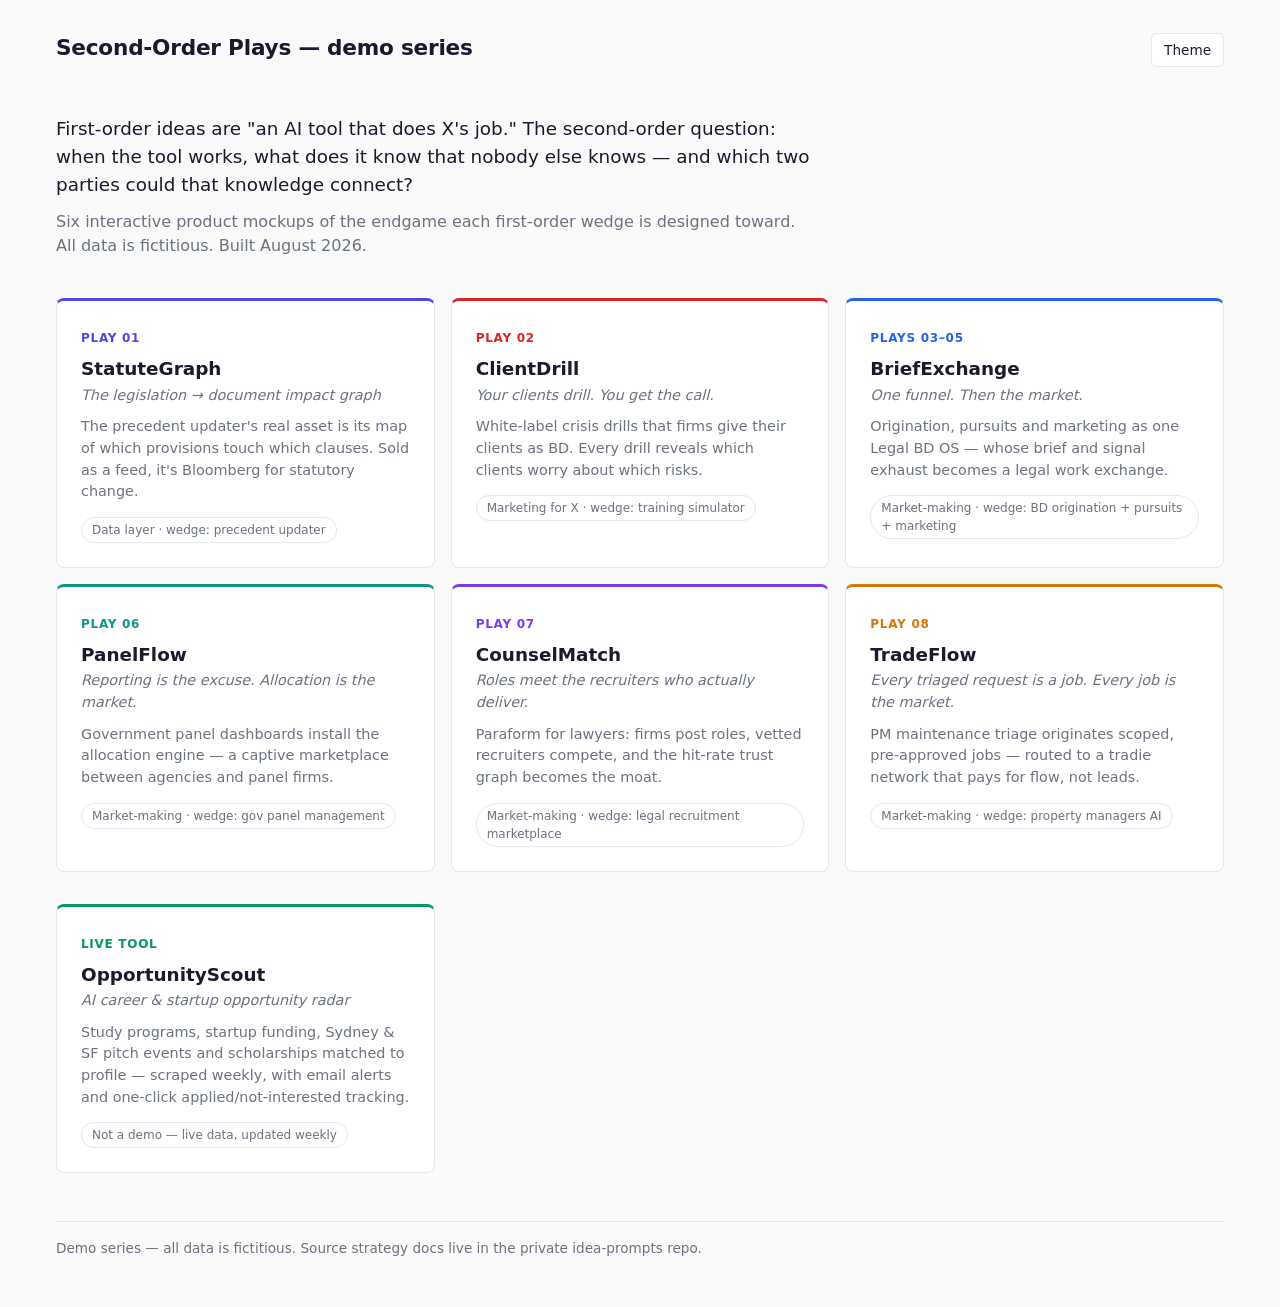
<file: index.html>
<!DOCTYPE html>
<html lang="en">
<head>
<meta charset="UTF-8">
<meta name="viewport" content="width=device-width, initial-scale=1.0">
<title>Second-Order Plays — Demo Series</title>
<style>
  :root {
    --bg: #fafafa; --surface: #ffffff; --text: #1a1a2e; --muted: #6b7280; --border: #e5e7eb;
    --c1: #4f46e5; --c2: #dc2626; --c3: #2563eb; --c6: #0d9488; --c7: #7c3aed; --c8: #d97706;
  }
  [data-theme="dark"] {
    --bg: #111318; --surface: #1b1e26; --text: #e8eaf0; --muted: #9aa1ad; --border: #2a2f3a;
    --c1: #818cf8; --c2: #f87171; --c3: #60a5fa; --c6: #2dd4bf; --c7: #a78bfa; --c8: #fbbf24;
  }
  * { margin: 0; padding: 0; box-sizing: border-box; }
  body {
    font-family: system-ui, -apple-system, "Segoe UI", Roboto, sans-serif;
    background: var(--bg); color: var(--text); line-height: 1.5; font-size: 16px;
    min-height: 100vh;
  }
  .wrap { max-width: 1200px; margin: 0 auto; padding: 24px 16px 48px; }
  header.top { display: flex; justify-content: space-between; align-items: baseline; gap: 16px; padding: 8px 0 32px; }
  header.top h1 { font-size: 1.35rem; letter-spacing: -0.01em; }
  #themeToggle {
    background: var(--surface); color: var(--text); border: 1px solid var(--border);
    border-radius: 6px; padding: 6px 12px; cursor: pointer; font: inherit; font-size: 0.85rem;
  }
  #themeToggle:focus-visible { outline: 2px solid var(--c3); outline-offset: 2px; }
  .hero { max-width: 760px; margin-bottom: 40px; }
  .hero p { color: var(--muted); margin-top: 12px; }
  .hero .thesis { color: var(--text); font-size: 1.15rem; font-weight: 500; margin-top: 16px; }
  .grid { display: grid; grid-template-columns: repeat(auto-fill, minmax(320px, 1fr)); gap: 16px; }
  .card {
    display: block; background: var(--surface); border: 1px solid var(--border); border-radius: 8px;
    padding: 24px; text-decoration: none; color: inherit; border-top: 3px solid var(--accent);
    transition: transform 0.15s ease, box-shadow 0.15s ease;
  }
  .card:hover { transform: translateY(-2px); box-shadow: 0 6px 20px rgba(0,0,0,0.08); }
  .card:focus-visible { outline: 2px solid var(--accent); outline-offset: 2px; }
  .card .num { font-size: 0.75rem; font-weight: 600; color: var(--accent); text-transform: uppercase; letter-spacing: 0.06em; }
  .card h2 { font-size: 1.15rem; margin: 6px 0 2px; }
  .card .tag { font-style: italic; color: var(--muted); font-size: 0.9rem; margin-bottom: 10px; }
  .card p { color: var(--muted); font-size: 0.9rem; }
  .card .lens { display: inline-block; margin-top: 14px; font-size: 0.75rem; border: 1px solid var(--border); border-radius: 999px; padding: 3px 10px; color: var(--muted); }
  footer { margin-top: 48px; padding-top: 16px; border-top: 1px solid var(--border); color: var(--muted); font-size: 0.85rem; }
  @media (prefers-reduced-motion: reduce) { .card { transition: none; } }
</style>
</head>
<body>
<div class="wrap">
  <header class="top">
    <h1>Second-Order Plays — demo series</h1>
    <button id="themeToggle" aria-label="Toggle colour theme">Theme</button>
  </header>

  <section class="hero">
    <p class="thesis">First-order ideas are "an AI tool that does X's job." The second-order question: when the tool works, what does it know that nobody else knows — and which two parties could that knowledge connect?</p>
    <p>Six interactive product mockups of the endgame each first-order wedge is designed toward. All data is fictitious. Built August 2026.</p>
  </section>

  <nav class="grid" aria-label="Demo sites">
    <a class="card" href="statutegraph/index.html" style="--accent: var(--c1)">
      <span class="num">Play 01</span>
      <h2>StatuteGraph</h2>
      <p class="tag">The legislation → document impact graph</p>
      <p>The precedent updater's real asset is its map of which provisions touch which clauses. Sold as a feed, it's Bloomberg for statutory change.</p>
      <span class="lens">Data layer · wedge: precedent updater</span>
    </a>
    <a class="card" href="clientdrill/index.html" style="--accent: var(--c2)">
      <span class="num">Play 02</span>
      <h2>ClientDrill</h2>
      <p class="tag">Your clients drill. You get the call.</p>
      <p>White-label crisis drills that firms give their clients as BD. Every drill reveals which clients worry about which risks.</p>
      <span class="lens">Marketing for X · wedge: training simulator</span>
    </a>
    <a class="card" href="briefexchange/index.html" style="--accent: var(--c3)">
      <span class="num">Plays 03–05</span>
      <h2>BriefExchange</h2>
      <p class="tag">One funnel. Then the market.</p>
      <p>Origination, pursuits and marketing as one Legal BD OS — whose brief and signal exhaust becomes a legal work exchange.</p>
      <span class="lens">Market-making · wedge: BD origination + pursuits + marketing</span>
    </a>
    <a class="card" href="panelflow/index.html" style="--accent: var(--c6)">
      <span class="num">Play 06</span>
      <h2>PanelFlow</h2>
      <p class="tag">Reporting is the excuse. Allocation is the market.</p>
      <p>Government panel dashboards install the allocation engine — a captive marketplace between agencies and panel firms.</p>
      <span class="lens">Market-making · wedge: gov panel management</span>
    </a>
    <a class="card" href="counselmatch/index.html" style="--accent: var(--c7)">
      <span class="num">Play 07</span>
      <h2>CounselMatch</h2>
      <p class="tag">Roles meet the recruiters who actually deliver.</p>
      <p>Paraform for lawyers: firms post roles, vetted recruiters compete, and the hit-rate trust graph becomes the moat.</p>
      <span class="lens">Market-making · wedge: legal recruitment marketplace</span>
    </a>
    <a class="card" href="tradeflow/index.html" style="--accent: var(--c8)">
      <span class="num">Play 08</span>
      <h2>TradeFlow</h2>
      <p class="tag">Every triaged request is a job. Every job is the market.</p>
      <p>PM maintenance triage originates scoped, pre-approved jobs — routed to a tradie network that pays for flow, not leads.</p>
      <span class="lens">Market-making · wedge: property managers AI</span>
    </a>
  </nav>

  <section style="margin-top: 32px;">
    <nav class="grid" aria-label="Live tools">
      <a class="card" href="opportunityscout/index.html" style="--accent: #059669">
        <span class="num">Live tool</span>
        <h2>OpportunityScout</h2>
        <p class="tag">AI career &amp; startup opportunity radar</p>
        <p>Study programs, startup funding, Sydney &amp; SF pitch events and scholarships matched to profile — scraped weekly, with email alerts and one-click applied/not-interested tracking.</p>
        <span class="lens">Not a demo — live data, updated weekly</span>
      </a>
    </nav>
  </section>

  <footer>
    Demo series — all data is fictitious. Source strategy docs live in the private idea-prompts repo.
  </footer>
</div>
<script>
  (function () {
    var root = document.documentElement;
    var stored = null;
    try { stored = localStorage.getItem("so-theme"); } catch (e) {}
    var prefersDark = window.matchMedia("(prefers-color-scheme: dark)").matches;
    var theme = stored || (prefersDark ? "dark" : "light");
    apply(theme);
    document.getElementById("themeToggle").addEventListener("click", function () {
      theme = theme === "dark" ? "light" : "dark";
      apply(theme);
      try { localStorage.setItem("so-theme", theme); } catch (e) {}
    });
    function apply(t) {
      if (t === "dark") { root.setAttribute("data-theme", "dark"); }
      else { root.removeAttribute("data-theme"); }
    }
  })();
</script>
</body>
</html>
</file>
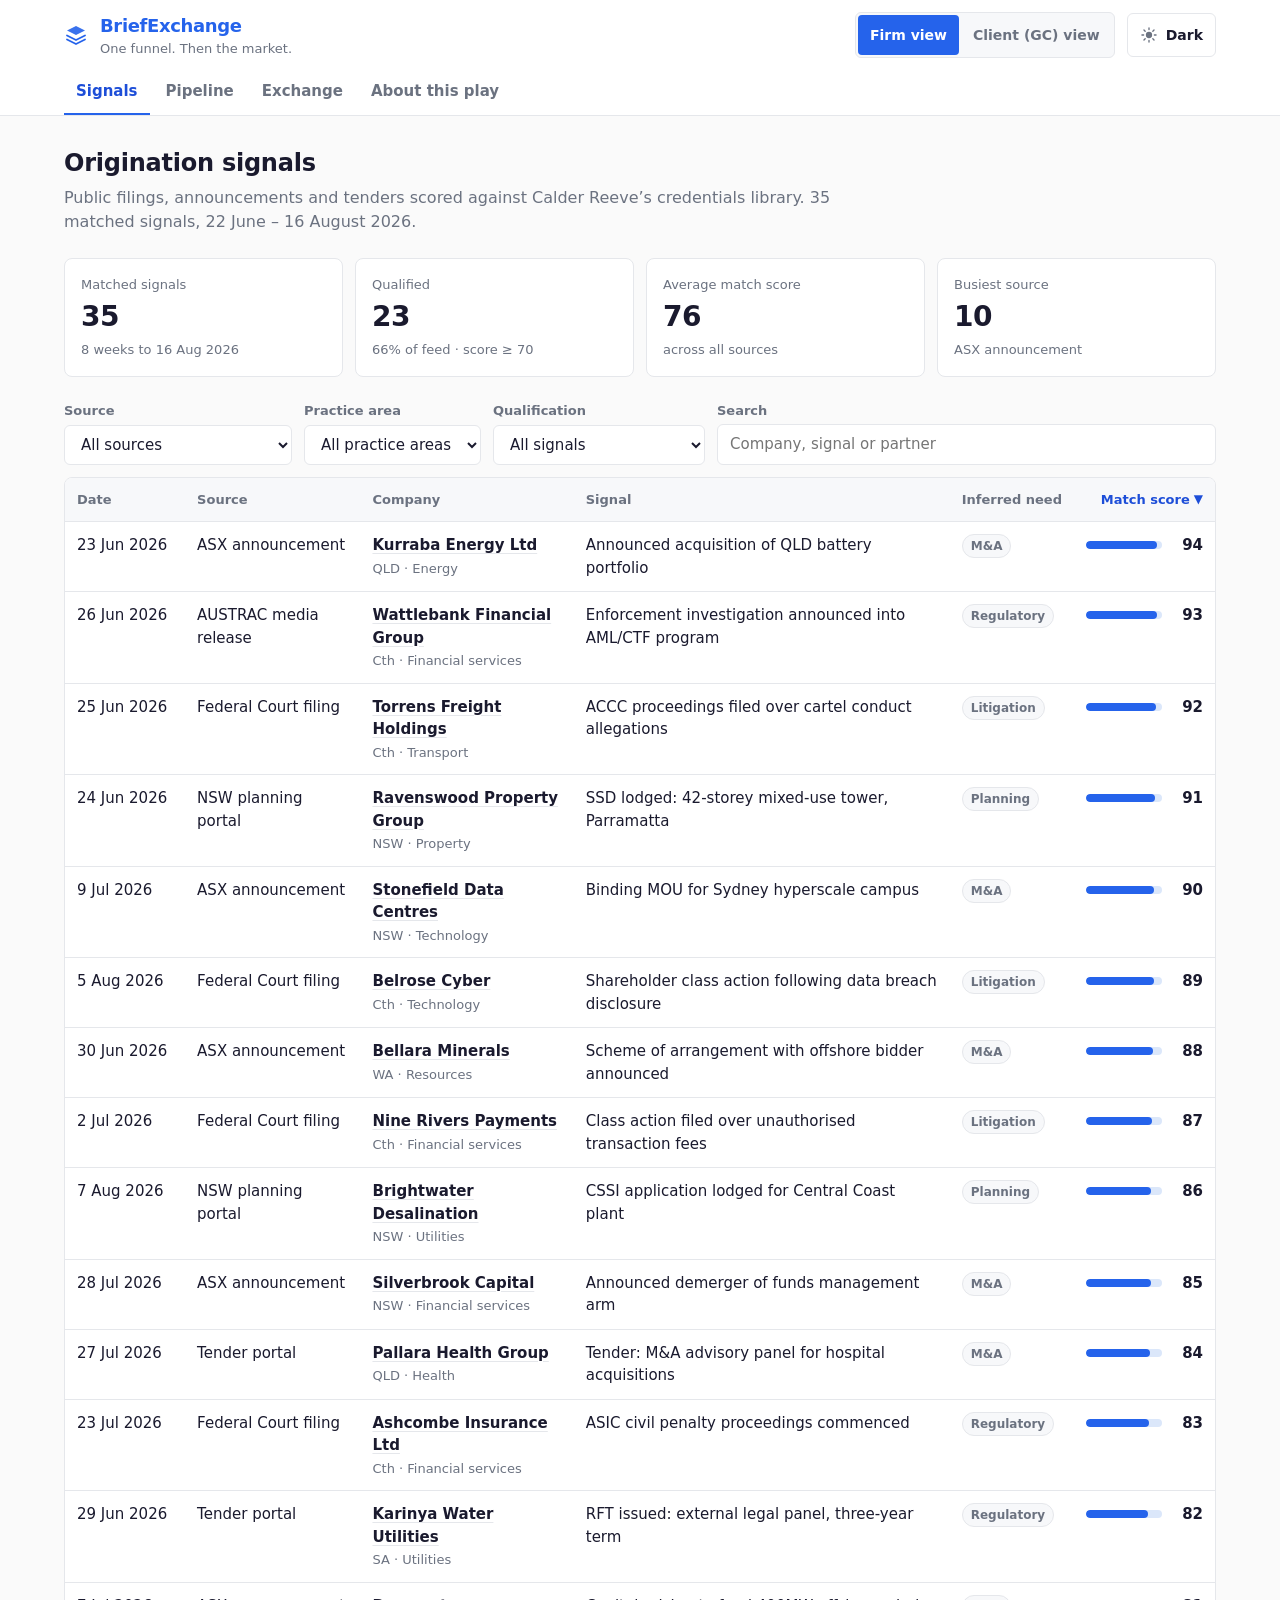
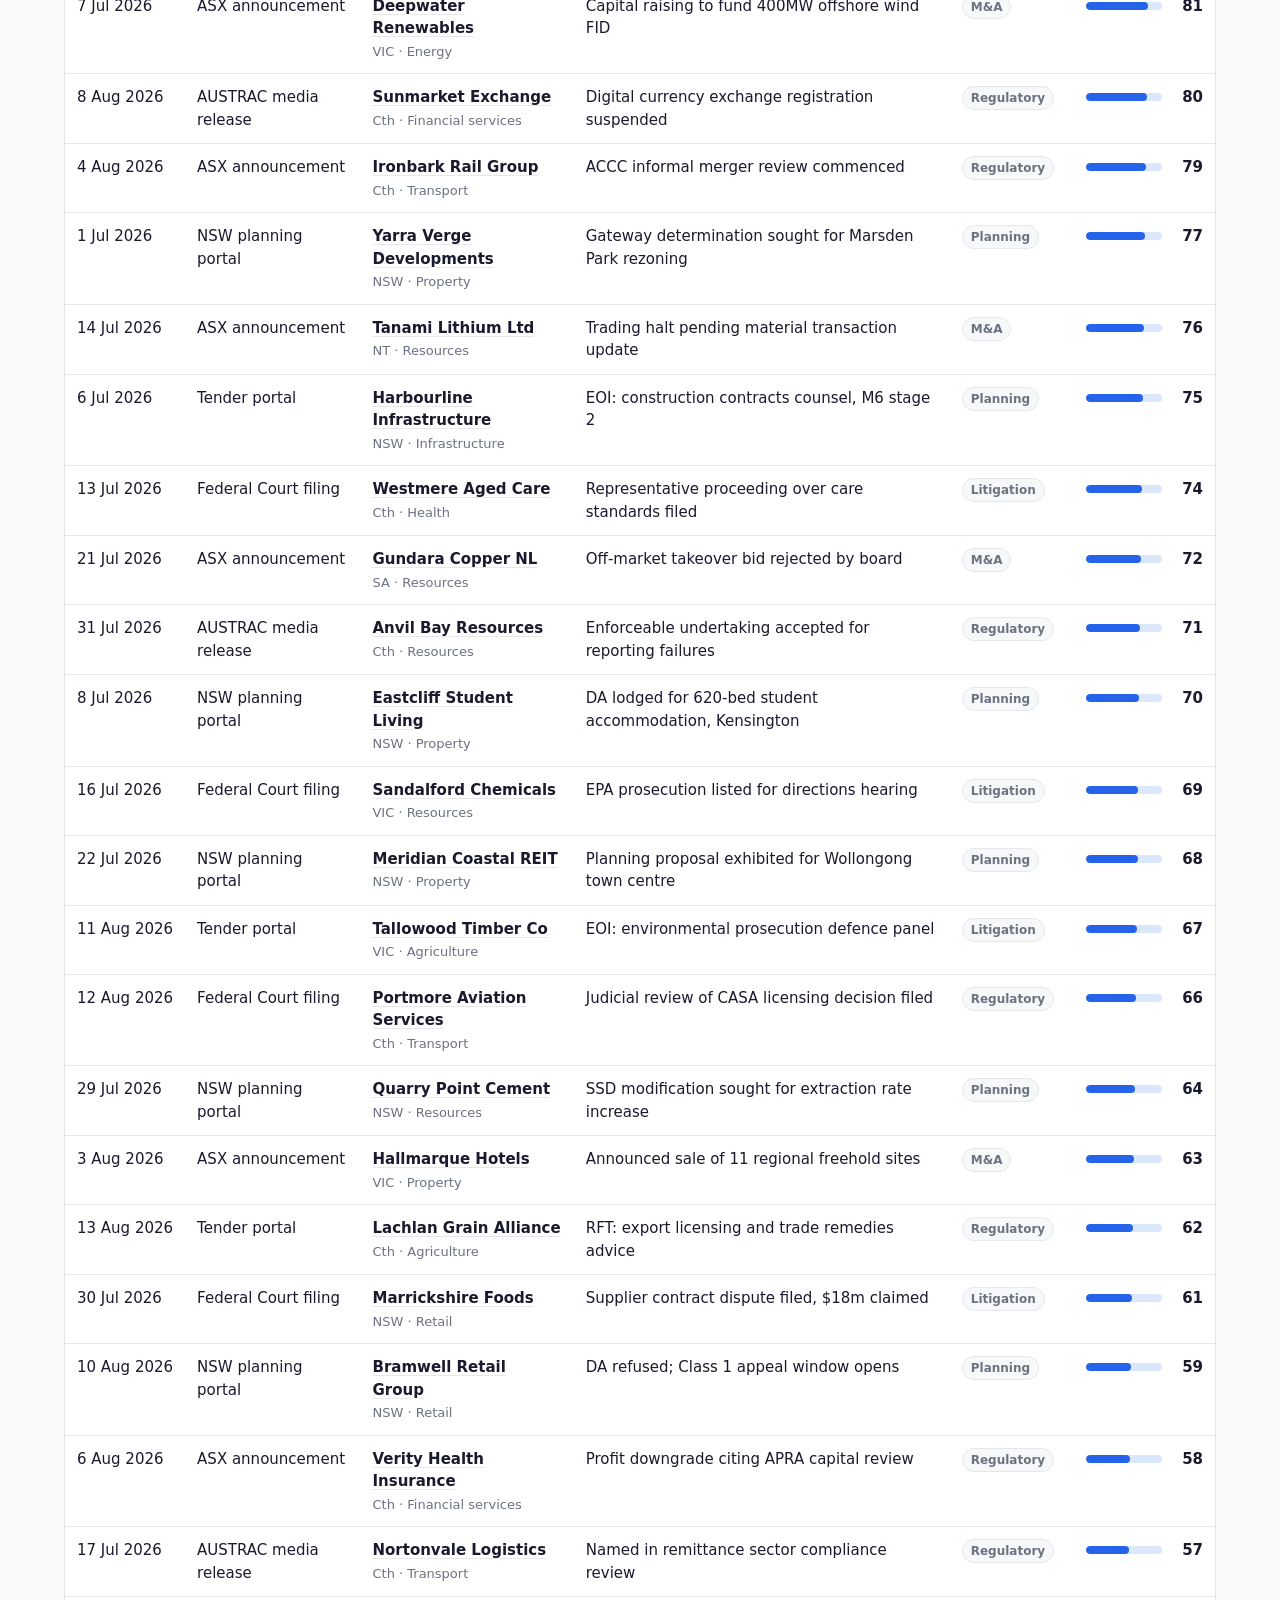
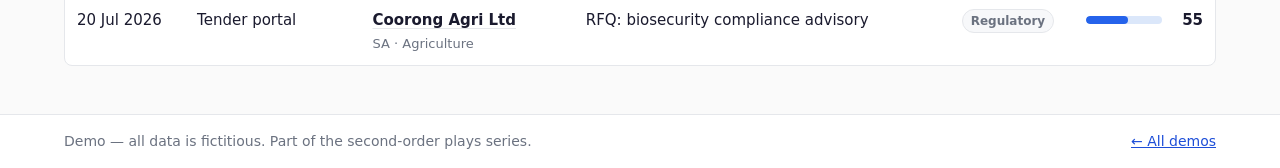
<file: briefexchange/index.html>
<!DOCTYPE html>
<html lang="en-AU">
<head>
<meta charset="utf-8">
<meta name="viewport" content="width=device-width, initial-scale=1">
<title>BriefExchange — one funnel, then the market</title>
<meta name="description" content="Demo of a legal BD operating system that becomes a legal work exchange. All data fictitious.">
<link rel="stylesheet" href="styles.css">
</head>
<body>

<a class="skip-link" href="#main">Skip to content</a>

<header class="app-header">
  <div class="header-inner">
    <div class="brand">
      <span class="brand-mark" aria-hidden="true">
        <svg viewBox="0 0 24 24" width="24" height="24" focusable="false"><path d="M3 7.5 12 3l9 4.5-9 4.5-9-4.5Z" fill="currentColor" opacity=".9"/><path d="M3 12.5 12 17l9-4.5M3 16.5 12 21l9-4.5" fill="none" stroke="currentColor" stroke-width="1.8" stroke-linecap="round" stroke-linejoin="round"/></svg>
      </span>
      <span class="brand-text">
        <span class="wordmark">BriefExchange</span>
        <span class="tagline">One funnel. Then the market.</span>
      </span>
    </div>

    <div class="header-controls">
      <div class="segmented" role="group" aria-label="Switch between firm and client view">
        <button type="button" class="seg-btn" data-view="firm" aria-pressed="true">Firm view</button>
        <button type="button" class="seg-btn" data-view="client" aria-pressed="false">Client (GC) view</button>
      </div>
      <button type="button" id="theme-toggle" class="icon-btn" aria-pressed="false" title="Switch to dark theme">
        <span class="theme-icon" aria-hidden="true">
          <svg class="i-sun" viewBox="0 0 24 24" width="18" height="18" focusable="false"><circle cx="12" cy="12" r="4.2" fill="currentColor"/><g stroke="currentColor" stroke-width="1.8" stroke-linecap="round"><path d="M12 2.6v2.2M12 19.2v2.2M2.6 12h2.2M19.2 12h2.2M5.3 5.3l1.6 1.6M17.1 17.1l1.6 1.6M18.7 5.3l-1.6 1.6M6.9 17.1l-1.6 1.6"/></g></svg>
          <svg class="i-moon" viewBox="0 0 24 24" width="18" height="18" focusable="false"><path d="M20 14.4A8.4 8.4 0 0 1 9.6 4a8.4 8.4 0 1 0 10.4 10.4Z" fill="currentColor"/></svg>
        </span>
        <span id="theme-label">Dark</span>
      </button>
    </div>
  </div>

  <div class="tabs-wrap">
    <div class="tabs" id="tablist" role="tablist" aria-label="Screens"></div>
  </div>
</header>

<main id="main" class="container">

  <!-- ============================================================ SIGNALS -->
  <section id="panel-signals" class="panel" role="tabpanel" aria-labelledby="tab-signals" tabindex="-1" hidden>
    <div class="panel-head">
      <h1>Origination signals</h1>
      <p class="lede">Public filings, announcements and tenders scored against Calder Reeve&rsquo;s credentials library. 35 matched signals, 22 June &ndash; 16 August 2026.</p>
    </div>

    <div class="stat-row" id="signal-stats"></div>

    <div class="filter-bar" role="search">
      <div class="field">
        <label for="f-sig-source">Source</label>
        <select id="f-sig-source"><option value="">All sources</option></select>
      </div>
      <div class="field">
        <label for="f-sig-need">Practice area</label>
        <select id="f-sig-need"><option value="">All practice areas</option></select>
      </div>
      <div class="field">
        <label for="f-sig-qual">Qualification</label>
        <select id="f-sig-qual">
          <option value="">All signals</option>
          <option value="yes">Qualified (score &ge; 70)</option>
          <option value="no">Below threshold</option>
        </select>
      </div>
      <div class="field grow">
        <label for="f-sig-q">Search</label>
        <input type="search" id="f-sig-q" placeholder="Company, signal or partner">
      </div>
      <button type="button" class="reset-link" id="f-sig-reset" hidden>Reset filters</button>
    </div>

    <div class="table-wrap">
      <table class="data-table" id="tbl-signals">
        <caption class="sr-only">Origination signals. Select a row to open the match detail.</caption>
        <thead>
          <tr>
            <th scope="col" data-key="date"><button type="button">Date</button></th>
            <th scope="col" data-key="source"><button type="button">Source</button></th>
            <th scope="col" data-key="company"><button type="button">Company</button></th>
            <th scope="col" data-key="summary" class="col-wide"><button type="button">Signal</button></th>
            <th scope="col" data-key="need"><button type="button">Inferred need</button></th>
            <th scope="col" data-key="score" class="col-num"><button type="button">Match score</button></th>
          </tr>
        </thead>
        <tbody></tbody>
      </table>
      <p class="empty-state" hidden>No signals match those filters. <button type="button" class="linkish">Reset filters</button></p>
    </div>
  </section>

  <!-- ============================================================ PIPELINE -->
  <section id="panel-pipeline" class="panel" role="tabpanel" aria-labelledby="tab-pipeline" tabindex="-1" hidden>
    <div class="panel-head">
      <h1>Pipeline</h1>
      <p class="lede">Every stage below is the same data moving through one funnel: the origination agent finds it, the pursuits engine drafts it, the marketing engine keeps the firm visible between the two.</p>
    </div>

    <div class="stat-row" id="pipeline-stats"></div>

    <div class="chart-grid">
      <figure class="card chart-card">
        <figcaption>
          <h2>Signal-to-win funnel</h2>
          <p class="chart-sub">Counts are live from the signals feed and the pursuits table. Qualified means a match score of 70 or above.</p>
        </figcaption>
        <div class="chart-host" id="chart-funnel"></div>
      </figure>

      <figure class="card chart-card">
        <figcaption>
          <h2>Matched signals per week, by source</h2>
          <p class="chart-sub">Eight weeks to 16 August 2026. Series totals sum to the 35 signals in the feed.</p>
        </figcaption>
        <div class="chart-host" id="chart-weekly"></div>
        <div class="legend" id="legend-weekly"></div>
        <div class="chart-actions">
          <button type="button" class="linkish" id="toggle-weekly-table" aria-expanded="false" aria-controls="weekly-table-wrap">Show data table</button>
        </div>
        <div class="table-wrap tight" id="weekly-table-wrap" hidden></div>
      </figure>
    </div>

    <h2 class="section-title">Live pursuits</h2>
    <div class="filter-bar">
      <div class="field">
        <label for="f-pur-stage">Stage</label>
        <select id="f-pur-stage"><option value="">All stages</option></select>
      </div>
      <div class="field">
        <label for="f-pur-practice">Practice area</label>
        <select id="f-pur-practice"><option value="">All practice areas</option></select>
      </div>
      <div class="field">
        <label for="f-pur-owner">Partner</label>
        <select id="f-pur-owner"><option value="">All partners</option></select>
      </div>
      <button type="button" class="reset-link" id="f-pur-reset" hidden>Reset filters</button>
    </div>

    <div class="table-wrap">
      <table class="data-table" id="tbl-pursuits">
        <caption class="sr-only">Pursuits drafted by the pursuits engine.</caption>
        <thead>
          <tr>
            <th scope="col" data-key="opportunity" class="col-wide"><button type="button">Opportunity</button></th>
            <th scope="col" data-key="client"><button type="button">Client</button></th>
            <th scope="col" data-key="practice"><button type="button">Practice</button></th>
            <th scope="col" data-key="stage"><button type="button">Stage</button></th>
            <th scope="col" data-key="value" class="col-num"><button type="button">Value estimate</button></th>
            <th scope="col" data-key="owner"><button type="button">Owner</button></th>
          </tr>
        </thead>
        <tbody></tbody>
        <tfoot></tfoot>
      </table>
      <p class="empty-state" hidden>No pursuits match those filters. <button type="button" class="linkish">Reset filters</button></p>
    </div>
  </section>

  <!-- ============================================================ EXCHANGE -->
  <section id="panel-exchange" class="panel" role="tabpanel" aria-labelledby="tab-exchange" tabindex="-1" hidden>
    <div class="banner">
      <strong>The exchange is where the OS is headed &mdash; supply side already on-platform.</strong>
      <span>Firms run their BD here first. Once enough of them do, in-house teams post the work directly and respond through the pursuits engine they already use.</span>
    </div>

    <div class="panel-head">
      <h1>Brief board</h1>
      <p class="lede">Live briefs posted by in-house teams, scored against Calder Reeve&rsquo;s credentials library the same way signals are.</p>
    </div>

    <div class="stat-row" id="exchange-stats"></div>

    <div class="filter-bar" role="search">
      <div class="field">
        <label for="f-bx-practice">Practice area</label>
        <select id="f-bx-practice"><option value="">All practice areas</option></select>
      </div>
      <div class="field">
        <label for="f-bx-band">Value band</label>
        <select id="f-bx-band"><option value="">All value bands</option></select>
      </div>
      <div class="field">
        <label for="f-bx-status">Status</label>
        <select id="f-bx-status"><option value="">All statuses</option></select>
      </div>
      <div class="field grow">
        <label for="f-bx-q">Search</label>
        <input type="search" id="f-bx-q" placeholder="Brief title or company">
      </div>
      <button type="button" class="reset-link" id="f-bx-reset" hidden>Reset filters</button>
    </div>

    <div class="table-wrap">
      <table class="data-table" id="tbl-briefs">
        <caption class="sr-only">Briefs posted to the exchange. Select a row to open the brief.</caption>
        <thead>
          <tr>
            <th scope="col" data-key="title" class="col-wide"><button type="button">Brief</button></th>
            <th scope="col" data-key="company"><button type="button">Company</button></th>
            <th scope="col" data-key="practice"><button type="button">Practice</button></th>
            <th scope="col" data-key="band"><button type="button">Value band</button></th>
            <th scope="col" data-key="responses" class="col-num"><button type="button">Responses</button></th>
            <th scope="col" data-key="closes"><button type="button">Closes</button></th>
            <th scope="col" data-key="status"><button type="button">Status</button></th>
            <th scope="col" data-key="score" class="col-num"><button type="button">Match</button></th>
          </tr>
        </thead>
        <tbody></tbody>
      </table>
      <p class="empty-state" hidden>No briefs match those filters. <button type="button" class="linkish">Reset filters</button></p>
    </div>
  </section>

  <!-- ============================================================ POST A BRIEF -->
  <section id="panel-post" class="panel" role="tabpanel" aria-labelledby="tab-post" tabindex="-1" hidden>
    <div class="panel-head">
      <h1>Post a brief</h1>
      <p class="lede">Signed in as <strong id="gc-name">&mdash;</strong>. Posting a brief puts it in front of every firm whose credentials clear your matter type &mdash; not just the three you would have emailed.</p>
    </div>

    <div class="two-col">
      <form class="card form-card" id="brief-form" novalidate>
        <h2>New brief</h2>

        <div class="field block">
          <label for="nb-title">Brief title</label>
          <input type="text" id="nb-title" name="title" required placeholder="e.g. Panel refresh — property and construction">
          <p class="field-error" id="err-nb-title" hidden>Give the brief a title.</p>
        </div>

        <div class="field-row">
          <div class="field block">
            <label for="nb-type">Matter type</label>
            <select id="nb-type" name="matterType" required></select>
          </div>
          <div class="field block">
            <label for="nb-band">Value band</label>
            <select id="nb-band" name="band" required></select>
          </div>
          <div class="field block">
            <label for="nb-juris">Jurisdiction</label>
            <select id="nb-juris" name="jurisdiction" required></select>
          </div>
        </div>

        <div class="field block">
          <label for="nb-desc">Scope description</label>
          <textarea id="nb-desc" name="description" rows="5" required placeholder="What the work is, the timetable, and anything a responding firm must be able to show."></textarea>
          <p class="field-error" id="err-nb-desc" hidden>Add a short scope description so firms can respond usefully.</p>
        </div>

        <div class="switch-row">
          <label class="switch">
            <input type="checkbox" id="nb-panel">
            <span class="switch-track" aria-hidden="true"><span class="switch-thumb"></span></span>
            <span class="switch-text">Panel firms only</span>
          </label>
          <p class="hint" id="nb-panel-hint">Off: any firm on the exchange whose credentials match may respond.</p>
        </div>

        <div class="form-actions">
          <button type="submit" class="btn btn-primary">Post brief</button>
          <button type="reset" class="btn btn-ghost">Clear</button>
        </div>
      </form>

      <aside class="card side-card">
        <h2>What happens next</h2>
        <ol class="steps">
          <li><span>1</span> Your brief is matched against every participating firm&rsquo;s structured credentials library.</li>
          <li><span>2</span> Firms above the relevance threshold see it on their brief board with a match score.</li>
          <li><span>3</span> They respond through the same pursuits engine they use for tenders, so the response arrives already structured &mdash; scope, team, fee basis, cited matters.</li>
          <li><span>4</span> You compare on the same axes instead of four differently-shaped PDFs.</li>
        </ol>
        <p class="footnote">Median time to first response on briefs in this value band: <strong>2.4 days</strong>.</p>
      </aside>
    </div>

    <h2 class="section-title">My briefs</h2>
    <div class="table-wrap">
      <table class="data-table" id="tbl-mybriefs">
        <caption class="sr-only">Briefs posted by your organisation.</caption>
        <thead>
          <tr>
            <th scope="col" data-key="posted"><button type="button">Posted</button></th>
            <th scope="col" data-key="title" class="col-wide"><button type="button">Brief</button></th>
            <th scope="col" data-key="matterType"><button type="button">Matter type</button></th>
            <th scope="col" data-key="band"><button type="button">Value band</button></th>
            <th scope="col" data-key="jurisdiction"><button type="button">Jurisdiction</button></th>
            <th scope="col" data-key="responses" class="col-num"><button type="button">Responses</button></th>
            <th scope="col" data-key="status"><button type="button">Status</button></th>
          </tr>
        </thead>
        <tbody></tbody>
      </table>
    </div>
  </section>

  <!-- ============================================================ RESPONSES -->
  <section id="panel-responses" class="panel" role="tabpanel" aria-labelledby="tab-responses" tabindex="-1" hidden>
    <div class="panel-head">
      <h1>Responses</h1>
      <p class="lede">Four firms responded through the pursuits engine, so every response carries the same fields. Ranked by match score against the brief.</p>
    </div>

    <div class="card brief-header" id="response-brief"></div>

    <h2 class="section-title">Firm responses</h2>
    <div class="response-list" id="response-list"></div>

    <h2 class="section-title">Side-by-side comparison</h2>
    <div class="table-wrap">
      <table class="data-table" id="tbl-compare">
        <caption class="sr-only">Comparison of the four responses.</caption>
        <thead>
          <tr>
            <th scope="col" data-key="firm"><button type="button">Firm</button></th>
            <th scope="col" data-key="score" class="col-num"><button type="button">Match score</button></th>
            <th scope="col" data-key="fee" class="col-num"><button type="button">Fee estimate</button></th>
            <th scope="col" data-key="feeBasis" class="col-wide"><button type="button">Fee basis</button></th>
            <th scope="col" data-key="seniority" class="col-wide"><button type="button">Team seniority</button></th>
            <th scope="col" data-key="matters" class="col-num"><button type="button">Relevant matters</button></th>
          </tr>
        </thead>
        <tbody></tbody>
      </table>
    </div>
  </section>

  <!-- ============================================================ ABOUT -->
  <section id="panel-about" class="panel" role="tabpanel" aria-labelledby="tab-about" tabindex="-1" hidden>
    <div class="panel-head">
      <h1>About this play</h1>
      <p class="lede">Market-making. The wedge is a tool firms buy; the business is the market it creates.</p>
    </div>

    <div class="prose card">
      <h2>The first-order wedge: three tools that are really one funnel</h2>
      <p>A law firm&rsquo;s business development function does three separate things badly with three separate vendors. It <strong>finds</strong> opportunities by having someone read announcements, court lists and tender portals. It <strong>wins</strong> them by assembling tender responses from whatever precedents people can remember. And it <strong>stays visible</strong> between opportunities by publishing thought leadership on whatever a partner felt like writing about. Built separately, those are three point products in three crowded categories. Built together they are one funnel running on one data spine &mdash; the firm&rsquo;s structured credentials, plus a live feed of external demand signals. The origination agent surfaces the signal, the pursuits engine drafts the response citing the credentials that actually match, and the marketing engine turns the same signal into the follow-up article. Each module makes the other two sharper: credentials improve targeting, signals improve content topics, and won work feeds new credentials back in.</p>

      <h2>What the wedge quietly accrues</h2>
      <p>Selling that OS is a decent software business. What makes it a platform is the exhaust. From the pursuits engine you accumulate every participating firm&rsquo;s credentials in structured form, and every brief that passes through &mdash; that is supply-side liquidity nobody else has. From the origination agent you build a commercial signal graph of Australian corporate activity that is licensable well beyond law: accountants, consultants and recruiters want the same feed. From the marketing engine you build an owned audience of in-house counsel readers. Three years in you know, simultaneously, which firms can credibly do what and which companies are about to need what. Directories update annually. Panels update every three years. This updates every morning.</p>

      <h2>The two parties it connects</h2>
      <p>On one side, buyers of legal services: general counsel, corporate legal operations teams, government agencies running panel refreshes. On the other, sellers: firms that already run their BD on the platform and already respond to tenders through its pursuits engine. Today those two find each other through relationships, static panel arrangements and directory rankings &mdash; a matching mechanism with a resolution of about one year. This demo shows the flip: the Firm view is the wedge as it exists on day one, and the Client view is the market it becomes. The pursuits engine is the supply-side onramp, the signal graph is the demand-side radar, and the in-house readership acquired by the marketing module is how you get the demand side to show up at all.</p>

      <h2>Endgame and what would kill it</h2>
      <p>Revenue starts as per-seat SaaS for the OS and ends as a take rate or subscription on the exchange &mdash; the same shape as recruiter tooling that turned into a talent marketplace. The wedge is validated the first time a BD manager takes one real signal through origination to a drafted pursuit within a week of onboarding. The exchange is validated by one sentence from one general counsel: that they would post a mid-size brief to a platform instead of emailing three panel firms. That answer is the entire bet, and it is cheap to get early, so get it early. If GCs will not post, this is a well-built BD tool and nothing more.</p>
    </div>

    <div class="card play-map">
      <h2>How the three tools roll up</h2>
      <ul class="roll-up">
        <li><span class="roll-tag">Find</span><span class="roll-body"><strong>Origination agent</strong> &mdash; ASX, courts, planning portals, tenders. Demand discovery. <em>Signals tab.</em></span></li>
        <li><span class="roll-tag">Win</span><span class="roll-body"><strong>Pursuits engine</strong> &mdash; tender and proposal drafting off the credentials library. Conversion. <em>Pipeline tab, and every &ldquo;Draft pursuit&rdquo; button.</em></span></li>
        <li><span class="roll-tag">Stay visible</span><span class="roll-body"><strong>Marketing engine</strong> &mdash; thought leadership generated from the same signals. Demand nurture. <em>Every &ldquo;Draft follow-up article&rdquo; button.</em></span></li>
        <li><span class="roll-tag second">Second order</span><span class="roll-body"><strong>The exchange</strong> &mdash; in-house teams post briefs, on-platform firms respond through the engine they already use. <em>Exchange tab and the whole Client view.</em></span></li>
      </ul>
    </div>
  </section>

</main>

<footer class="app-footer">
  <div class="container footer-inner">
    <p>Demo &mdash; all data is fictitious. Part of the second-order plays series.</p>
    <a href="../index.html">&larr; All demos</a>
  </div>
</footer>

<!-- slide-over detail panel -->
<div class="overlay" id="overlay" hidden></div>
<aside class="slideover" id="slideover" role="dialog" aria-modal="true" aria-labelledby="slideover-title" hidden>
  <div class="slideover-head">
    <div>
      <p class="slideover-eyebrow" id="slideover-eyebrow"></p>
      <h2 id="slideover-title"></h2>
    </div>
    <button type="button" class="icon-btn close-btn" id="slideover-close" aria-label="Close detail panel">
      <svg viewBox="0 0 24 24" width="18" height="18" aria-hidden="true" focusable="false"><path d="M6 6l12 12M18 6L6 18" fill="none" stroke="currentColor" stroke-width="2" stroke-linecap="round"/></svg>
    </button>
  </div>
  <div class="slideover-body" id="slideover-body"></div>
</aside>

<div class="tooltip" id="tooltip" aria-hidden="true" hidden></div>
<div class="toast-stack" id="toast-stack" role="status" aria-live="polite"></div>

<script src="data.js"></script>
<script src="app.js"></script>
</body>
</html>
</file>
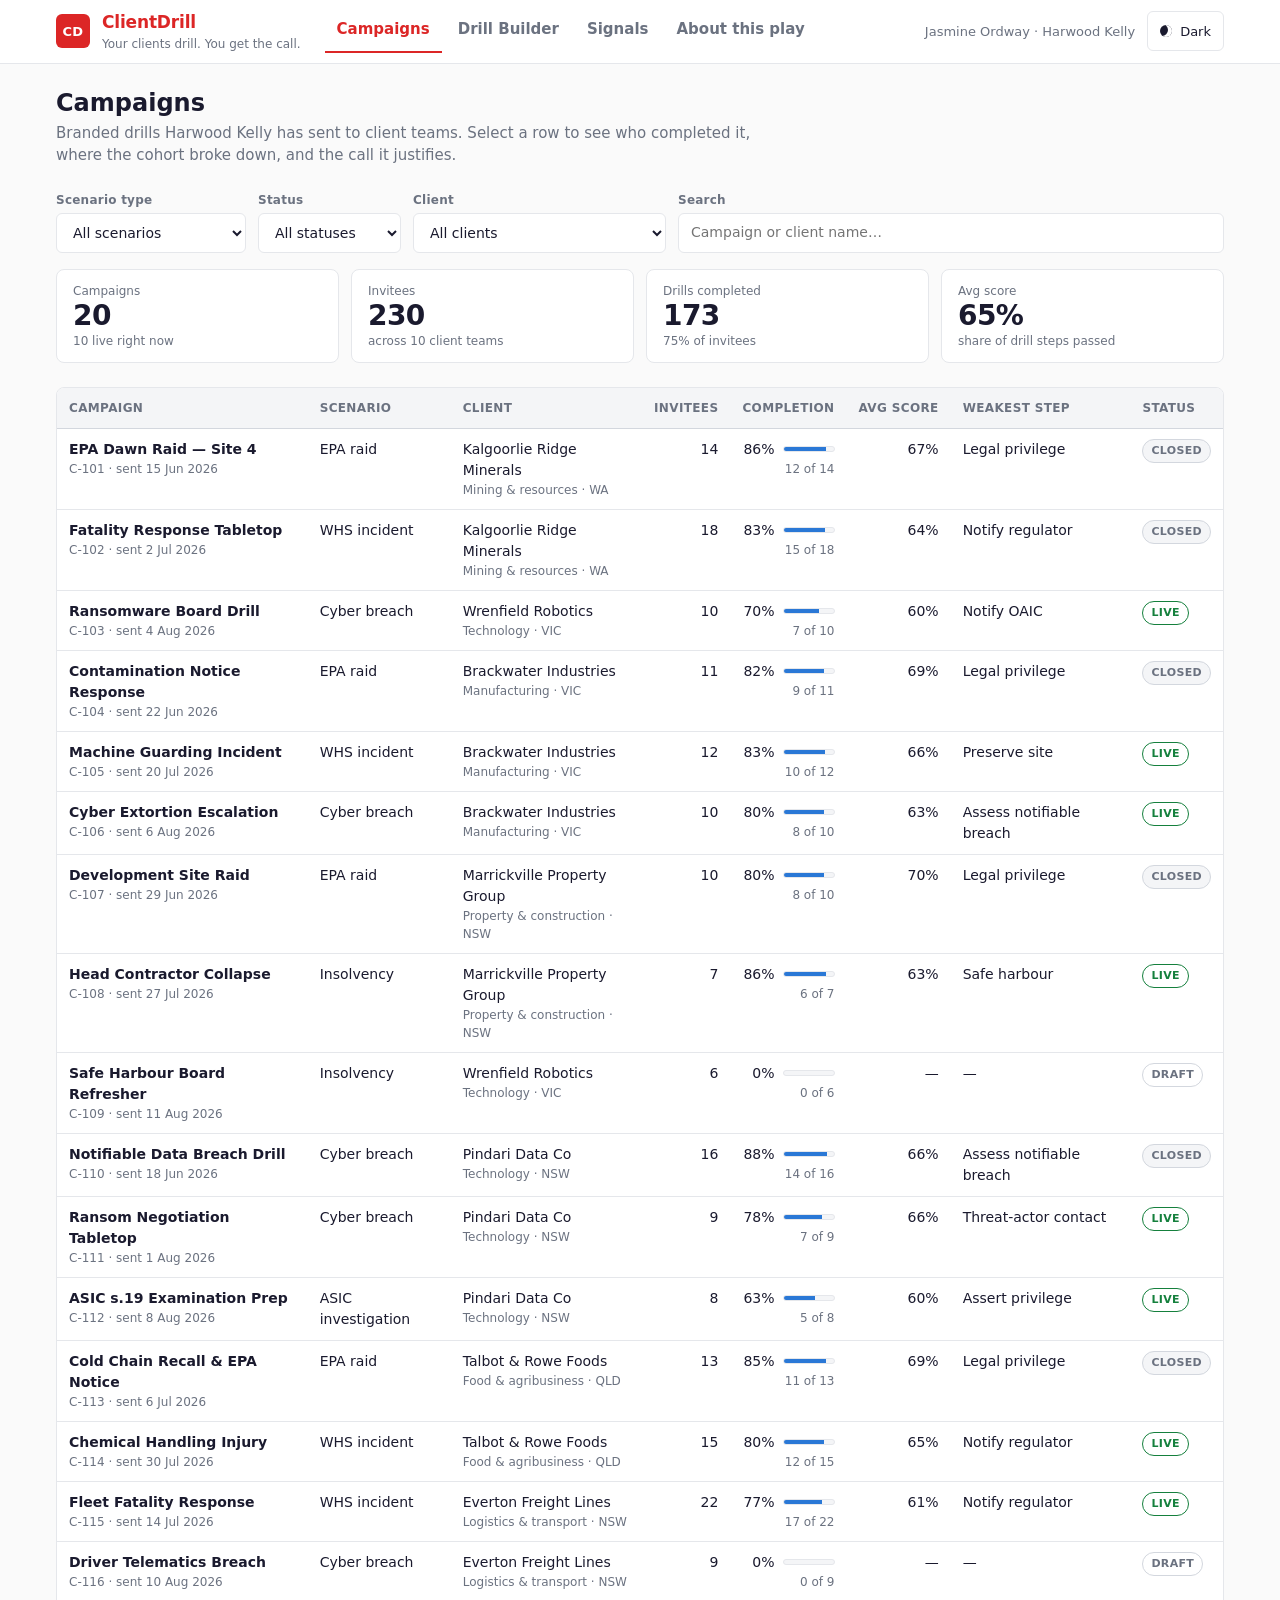
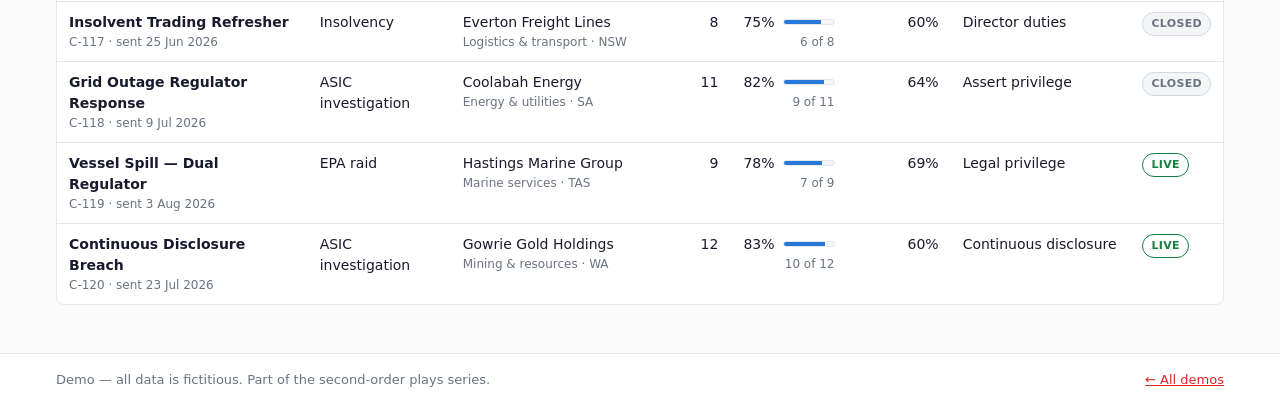
<file: clientdrill/index.html>
<!DOCTYPE html>
<html lang="en-AU">
<head>
<meta charset="utf-8">
<meta name="viewport" content="width=device-width, initial-scale=1">
<title>ClientDrill — white-label crisis drills as a BD channel</title>
<meta name="description" content="Demo: white-label crisis drills a law firm sends to its clients, and the business-development signals the results generate.">
<link rel="stylesheet" href="styles.css">
</head>
<body>

<a class="skip-link" href="#main">Skip to content</a>

<header class="app-header">
  <div class="header-inner">
    <div class="brand">
      <span class="brand-mark" aria-hidden="true">CD</span>
      <span class="brand-text">
        <span class="brand-name">ClientDrill</span>
        <span class="brand-tag">Your clients drill. You get the call.</span>
      </span>
    </div>

    <nav class="tabs" aria-label="Screens">
      <div class="tablist" role="tablist">
        <button class="tab" role="tab" id="tab-campaigns" aria-controls="panel-campaigns" aria-selected="true" data-tab="campaigns">Campaigns</button>
        <button class="tab" role="tab" id="tab-builder"   aria-controls="panel-builder"   aria-selected="false" data-tab="builder" tabindex="-1">Drill Builder</button>
        <button class="tab" role="tab" id="tab-signals"   aria-controls="panel-signals"   aria-selected="false" data-tab="signals" tabindex="-1">Signals</button>
        <button class="tab" role="tab" id="tab-about"     aria-controls="panel-about"     aria-selected="false" data-tab="about" tabindex="-1">About this play</button>
      </div>
    </nav>

    <div class="header-right">
      <span class="whoami" title="Signed in as">Jasmine Ordway · Harwood Kelly</span>
      <button class="theme-toggle" id="theme-toggle" type="button" aria-live="polite">
        <span class="theme-icon" aria-hidden="true"></span>
        <span id="theme-label">Dark</span>
      </button>
    </div>
  </div>
</header>

<main id="main" class="container">

  <!-- =============================================== CAMPAIGNS ========= -->
  <section class="panel" id="panel-campaigns" role="tabpanel" aria-labelledby="tab-campaigns" tabindex="-1">
    <div class="panel-head">
      <h1>Campaigns</h1>
      <p class="lede">Branded drills Harwood Kelly has sent to client teams. Select a row to see who completed it, where the cohort broke down, and the call it justifies.</p>
    </div>

    <div class="filter-row" role="group" aria-label="Campaign filters">
      <div class="field">
        <label for="f-scenario">Scenario type</label>
        <select id="f-scenario"><option value="">All scenarios</option></select>
      </div>
      <div class="field">
        <label for="f-status">Status</label>
        <select id="f-status">
          <option value="">All statuses</option>
          <option value="Draft">Draft</option>
          <option value="Live">Live</option>
          <option value="Closed">Closed</option>
        </select>
      </div>
      <div class="field">
        <label for="f-client">Client</label>
        <select id="f-client"><option value="">All clients</option></select>
      </div>
      <div class="field grow">
        <label for="f-search">Search</label>
        <input type="search" id="f-search" placeholder="Campaign or client name…" autocomplete="off">
      </div>
      <button type="button" class="link-btn reset-btn" id="camp-reset" hidden>Reset filters</button>
    </div>

    <div class="stat-row" id="camp-stats"></div>

    <div class="table-wrap">
      <table class="data-table" id="camp-table">
        <caption class="sr-only">Drill campaigns. Select a row to open its detail panel.</caption>
        <thead>
          <tr>
            <th scope="col" data-key="name"><button type="button">Campaign</button></th>
            <th scope="col" data-key="scenario"><button type="button">Scenario</button></th>
            <th scope="col" data-key="client"><button type="button">Client</button></th>
            <th scope="col" class="num" data-key="invitees"><button type="button">Invitees</button></th>
            <th scope="col" class="num" data-key="completion"><button type="button">Completion</button></th>
            <th scope="col" class="num" data-key="score"><button type="button">Avg score</button></th>
            <th scope="col" data-key="weakest"><button type="button">Weakest step</button></th>
            <th scope="col" data-key="status"><button type="button">Status</button></th>
          </tr>
        </thead>
        <tbody id="camp-body"></tbody>
      </table>
      <p class="empty-state" id="camp-empty" hidden>No campaigns match those filters. <button type="button" class="link-btn" data-reset="camp">Reset filters</button></p>
    </div>
  </section>

  <!-- =============================================== DRILL BUILDER ===== -->
  <section class="panel" id="panel-builder" role="tabpanel" aria-labelledby="tab-builder" tabindex="-1" hidden>
    <div class="panel-head">
      <h1>Drill Builder</h1>
      <p class="lede">Assemble a branded drill from the scenario library, preview exactly what the client sees, then send it from the firm — not from us.</p>
    </div>

    <div class="builder-grid">
      <form class="builder-form card" id="builder-form" novalidate>
        <h2 class="card-title">1 · Scenario</h2>
        <div class="field">
          <label for="b-scenario">Scenario</label>
          <select id="b-scenario"></select>
        </div>
        <div class="field">
          <label for="b-industry">Industry framing</label>
          <select id="b-industry"></select>
        </div>
        <div class="field">
          <label for="b-difficulty">Difficulty</label>
          <select id="b-difficulty"></select>
          <p class="field-note" id="b-difficulty-note"></p>
        </div>

        <h2 class="card-title">2 · Branding</h2>
        <div class="field">
          <label for="b-firm">Firm name on the drill</label>
          <input type="text" id="b-firm" value="Harwood Kelly" maxlength="40" autocomplete="off">
        </div>
        <fieldset class="field swatch-field">
          <legend>Brand colour</legend>
          <div class="swatches" id="b-swatches" role="radiogroup" aria-label="Brand colour"></div>
        </fieldset>

        <h2 class="card-title">3 · Audience</h2>
        <div class="field">
          <label for="b-client">Client</label>
          <select id="b-client"></select>
        </div>
        <div class="field">
          <label for="b-cohort">Invite cohort</label>
          <select id="b-cohort">
            <option value="Executive team">Executive team</option>
            <option value="Board and executive">Board and executive</option>
            <option value="Site leadership">Site leadership</option>
            <option value="Legal, risk and compliance">Legal, risk and compliance</option>
            <option value="Whole management group">Whole management group</option>
          </select>
        </div>

        <h2 class="card-title">4 · Options</h2>
        <div class="toggles">
          <label class="toggle"><input type="checkbox" id="b-leaderboard" checked><span class="toggle-ui" aria-hidden="true"></span><span class="toggle-text">Cohort leaderboard<small>Ranks completions inside the client team</small></span></label>
          <label class="toggle"><input type="checkbox" id="b-cpd" checked><span class="toggle-ui" aria-hidden="true"></span><span class="toggle-text">CPD points<small>Issues 1.5 points on completion</small></span></label>
          <label class="toggle"><input type="checkbox" id="b-debrief" checked><span class="toggle-ui" aria-hidden="true"></span><span class="toggle-text">Debrief call CTA<small>Adds a "book a debrief" button to the score screen</small></span></label>
        </div>

        <div class="builder-actions">
          <button type="button" class="btn btn-primary" id="b-preview">Preview drill</button>
          <button type="button" class="btn" id="b-reset">Reset form</button>
        </div>
      </form>

      <div class="builder-preview">
        <h2 class="card-title">Client preview</h2>
        <p class="field-note">This is the invitation your client opens. It updates as you edit.</p>
        <div class="intro-card card" id="preview-card">
          <div class="intro-band" id="preview-band">
            <span class="intro-firm" id="preview-firm">Harwood Kelly</span>
            <span class="intro-kicker">Client preparedness programme</span>
          </div>
          <div class="intro-body">
            <p class="intro-eyebrow" id="preview-eyebrow">Environmental</p>
            <h3 class="intro-title" id="preview-title">EPA raid</h3>
            <p class="intro-blurb" id="preview-blurb"></p>
            <dl class="intro-meta">
              <div><dt>For</dt><dd id="preview-client">Kalgoorlie Ridge Minerals</dd></div>
              <div><dt>Cohort</dt><dd id="preview-cohort">Executive team</dd></div>
              <div><dt>Level</dt><dd id="preview-difficulty">Standard</dd></div>
              <div><dt>Time</dt><dd id="preview-time">35 min</dd></div>
            </dl>
            <ul class="chip-list" id="preview-chips"></ul>
            <button type="button" class="intro-cta" id="preview-cta" disabled>Start the drill</button>
            <p class="intro-foot" id="preview-foot">Provided to you by Harwood Kelly. Nothing you enter is shared outside your organisation.</p>
          </div>
        </div>
      </div>
    </div>
  </section>

  <!-- =============================================== SIGNALS =========== -->
  <section class="panel" id="panel-signals" role="tabpanel" aria-labelledby="tab-signals" tabindex="-1" hidden>
    <div class="panel-head">
      <h1>Signals</h1>
      <p class="lede">What nobody else can see: which of the firm's clients are worried about which regulatory risks, revealed by what they choose to drill on and where they fail.</p>
    </div>

    <section class="card chart-card" aria-labelledby="hm-title">
      <div class="chart-head">
        <div>
          <h2 class="chart-title" id="hm-title">Drill engagement by client and risk area</h2>
          <p class="chart-sub">Completed drills, July–August 2026. Select a cell to filter the signal inbox below.</p>
        </div>
        <button type="button" class="btn btn-small" id="hm-table-toggle" aria-expanded="false" aria-controls="hm-table">Show as table</button>
      </div>

      <div class="chart-scroll">
        <div id="heatmap"></div>
      </div>

      <div class="chart-foot">
        <div class="scale-legend" id="hm-legend" aria-hidden="true"></div>
        <p class="chart-axis-note">Cell shade and number both show completed drills — colour is never the only channel.</p>
      </div>

      <div class="table-wrap" id="hm-table" hidden>
        <table class="data-table compact">
          <caption class="sr-only">Completed drills by client and risk area — table view of the heatmap.</caption>
          <thead id="hm-table-head"></thead>
          <tbody id="hm-table-body"></tbody>
          <tfoot id="hm-table-foot"></tfoot>
        </table>
      </div>
    </section>

    <div class="filter-row" role="group" aria-label="Signal filters">
      <div class="field">
        <label for="f-priority">Priority</label>
        <select id="f-priority">
          <option value="">All priorities</option>
          <option value="High">High</option>
          <option value="Medium">Medium</option>
          <option value="Low">Low</option>
        </select>
      </div>
      <div class="field">
        <label for="f-sig-client">Client</label>
        <select id="f-sig-client"><option value="">All clients</option></select>
      </div>
      <div class="field grow">
        <label for="f-sig-search">Search</label>
        <input type="search" id="f-sig-search" placeholder="Signal, concern or owner…" autocomplete="off">
      </div>
      <button type="button" class="link-btn reset-btn" id="sig-reset" hidden>Reset filters</button>
    </div>

    <p class="active-filter" id="hm-selection" hidden></p>

    <div class="table-wrap">
      <table class="data-table" id="sig-table">
        <caption class="sr-only">Business-development signals derived from drill results. Select a row for detail.</caption>
        <thead>
          <tr>
            <th scope="col" data-key="client"><button type="button">Client</button></th>
            <th scope="col" data-key="signal"><button type="button">Signal</button></th>
            <th scope="col" data-key="area"><button type="button">Risk area</button></th>
            <th scope="col" data-key="priority"><button type="button">Priority</button></th>
            <th scope="col" data-key="owner"><button type="button">Owner</button></th>
            <th scope="col" data-key="date"><button type="button">Raised</button></th>
          </tr>
        </thead>
        <tbody id="sig-body"></tbody>
      </table>
      <p class="empty-state" id="sig-empty" hidden>No signals match those filters. <button type="button" class="link-btn" data-reset="sig">Reset filters</button></p>
    </div>
  </section>

  <!-- =============================================== ABOUT ============= -->
  <section class="panel" id="panel-about" role="tabpanel" aria-labelledby="tab-about" tabindex="-1" hidden>
    <div class="panel-head">
      <h1>About this play</h1>
      <p class="lede">Training as the firm's marketing channel — the second-order move behind this demo.</p>
    </div>

    <div class="prose card">
      <h2>The first-order idea, and the flip</h2>
      <p>The first-order product is an AI training simulator that walks non-lawyers through the regulatory events that ruin quarters: an EPA raid, a serious workplace injury, a ransomware demand, an insolvency slide. Useful, but it sells into a budget line — corporate training — that nobody defends and everybody cuts.</p>
      <p>The second-order play flips who pays and why. Law firms do not buy training tools for themselves; they buy business development. So you white-label the simulator and let the firm hand branded scenarios to its clients as a gift: <em>run your team through an EPA raid drill, courtesy of us.</em> You stop selling training and start being the layer firms market through.</p>

      <h2>What the wedge accrues</h2>
      <p>Two things compound. The first is the scenario library — every drill written, every branching path, every legal rationale, reusable across every firm on the platform. The second is distribution: each firm that white-labels arrives carrying its own client list, and every client team that runs a drill leaves behind engagement data the firm has never been able to get any other way.</p>

      <h2>The two parties, and the knowledge in between</h2>
      <p>On one side are law firms, who need credible, non-annoying reasons to call clients between matters. On the other are in-house teams, who want cheap preparedness they can show a board without commissioning a consulting project. The platform sits in the middle and learns something neither side would ever publish: which of a firm's clients are worried about which regulatory risks, revealed not by what they say but by what they choose to rehearse and where they fail. That is the Signals screen — six of nine failed the legal-privilege step is not a training result, it is a partner call with a reason attached.</p>

      <h2>Endgame</h2>
      <p>The business model is a per-firm white-label licence plus per-drill pricing, so revenue grows with the firm's client list rather than with its training budget. The defensible position is the scenario library multiplied by the distribution — a new entrant has neither, and cannot buy either quickly. The third-order move is that accumulated drill results become a demand signal in their own right: a live map of which companies are bracing for which regulatory problem, which is the raw material for a legal business-development exchange.</p>

      <h2>What would validate it</h2>
      <p>One BD director agreeing to send a branded drill to five clients. The whole thesis rests on a firm being willing to put its name on someone else's simulator. If the answer is "compliance would never approve the branding", the play collapses back to plain training SaaS — a much weaker business.</p>
    </div>
  </section>

</main>

<footer class="app-footer">
  <div class="footer-inner">
    <p>Demo — all data is fictitious. Part of the second-order plays series.</p>
    <a href="../index.html">&larr; All demos</a>
  </div>
</footer>

<!-- ============================================ campaign detail panel -->
<div class="overlay" id="overlay" hidden></div>

<aside class="slideover" id="detail" role="dialog" aria-modal="true" aria-labelledby="detail-title" tabindex="-1" hidden>
  <div class="slideover-head">
    <div>
      <p class="slideover-kicker" id="detail-kicker"></p>
      <h2 id="detail-title"></h2>
    </div>
    <button type="button" class="icon-btn" id="detail-close" aria-label="Close detail panel">&times;</button>
  </div>
  <div class="slideover-body" id="detail-body"></div>
</aside>

<!-- ============================================ drill player modal ==== -->
<div class="modal" id="drill-modal" role="dialog" aria-modal="true" aria-labelledby="drill-title" hidden>
  <div class="modal-card" id="drill-card" tabindex="-1">
    <div class="modal-head" id="drill-head">
      <div>
        <p class="modal-firm" id="drill-firm">Harwood Kelly</p>
        <h2 id="drill-title">EPA raid</h2>
      </div>
      <button type="button" class="icon-btn on-brand" id="drill-close" aria-label="Close drill preview">&times;</button>
    </div>
    <div class="modal-progress" id="drill-progress" aria-hidden="true"></div>
    <div class="modal-body" id="drill-body"></div>
  </div>
</div>

<div class="tooltip" id="tooltip" aria-hidden="true" hidden></div>

<script src="data.js"></script>
<script src="app.js"></script>
</body>
</html>
</file>
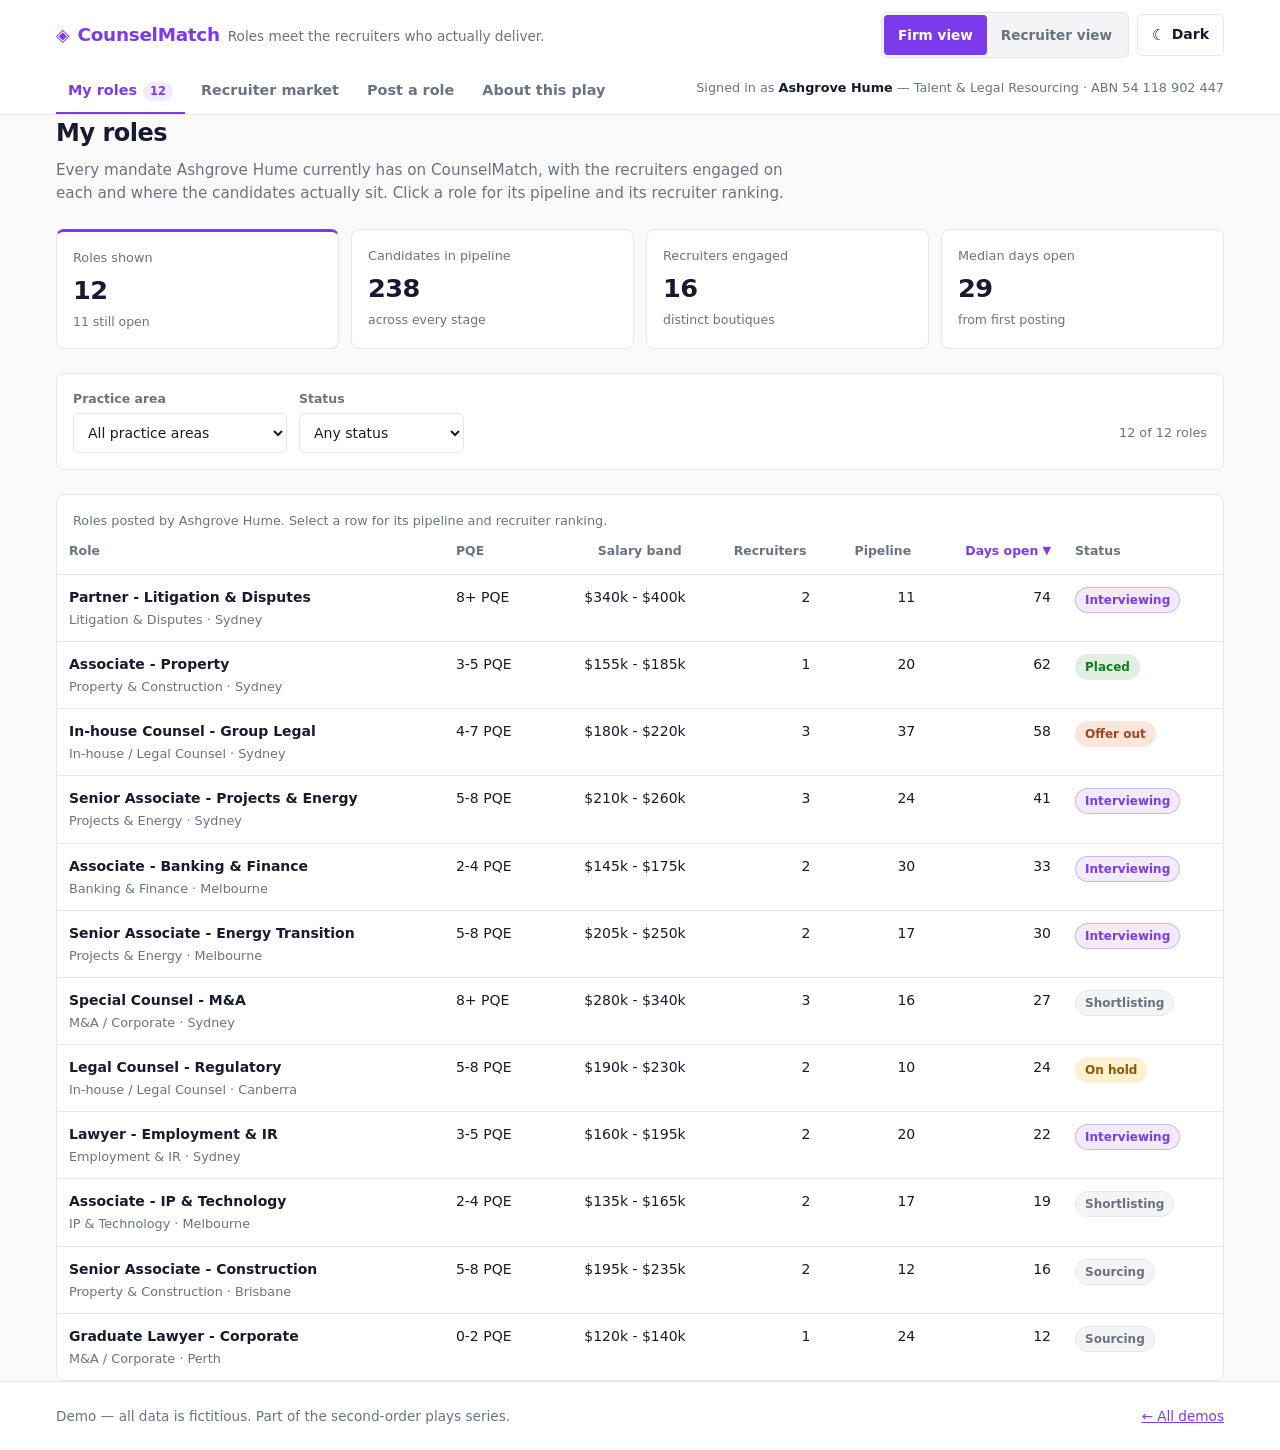
<file: counselmatch/index.html>
<!DOCTYPE html>
<html lang="en">
<head>
<meta charset="UTF-8">
<meta name="viewport" content="width=device-width, initial-scale=1.0">
<title>CounselMatch — roles meet the recruiters who actually deliver</title>
<meta name="description" content="Product demo: a marketplace where law firms post roles and vetted boutique recruiters compete. All data is fictitious.">
<link rel="stylesheet" href="styles.css">
</head>
<body>
<a class="skip-link" href="#main">Skip to main content</a>

<header class="site-header">
  <div class="wrap header-top">
    <div class="brand">
      <span class="brand-mark" aria-hidden="true">◈</span>
      <span class="brand-name">CounselMatch</span>
      <span class="brand-tag">Roles meet the recruiters who actually deliver.</span>
    </div>
    <div class="header-tools">
      <div class="segmented" role="group" aria-label="Perspective">
        <button type="button" class="seg-btn" data-perspective="firm" aria-pressed="true">Firm view</button>
        <button type="button" class="seg-btn" data-perspective="recruiter" aria-pressed="false">Recruiter view</button>
      </div>
      <button type="button" id="theme-toggle" class="btn btn-ghost theme-btn" aria-pressed="false">
        <span class="theme-glyph" aria-hidden="true">☾</span><span id="theme-label">Dark</span>
      </button>
    </div>
  </div>
  <div class="wrap header-bottom">
    <div class="tabs" role="tablist" aria-label="Screens" id="tablist"></div>
    <p class="whoami" id="whoami"></p>
  </div>
</header>

<main id="main" class="wrap">

  <!-- ============================ FIRM: MY ROLES ============================ -->
  <section class="panel" id="panel-firm-roles" role="tabpanel" aria-labelledby="tab-firm-roles" tabindex="-1" hidden>
    <div class="panel-head">
      <h1>My roles</h1>
      <p class="lede">Every mandate <span id="roles-firm-name">the firm</span> currently has on CounselMatch, with the recruiters engaged on each and where the candidates actually sit. Click a role for its pipeline and its recruiter ranking.</p>
    </div>

    <div class="stat-row" id="roles-stats"></div>

    <div class="filter-bar" role="group" aria-label="Filter roles">
      <label class="field">
        <span class="field-label">Practice area</span>
        <select id="roles-practice"></select>
      </label>
      <label class="field">
        <span class="field-label">Status</span>
        <select id="roles-status"></select>
      </label>
      <button type="button" class="reset-link" id="roles-reset" hidden>Reset filters</button>
      <p class="result-count" id="roles-count" aria-live="polite"></p>
    </div>

    <div class="card table-card">
      <div class="table-scroll" id="roles-table"></div>
    </div>
  </section>

  <!-- ========================= FIRM: RECRUITER MARKET ======================= -->
  <section class="panel" id="panel-firm-market" role="tabpanel" aria-labelledby="tab-firm-market" tabindex="-1" hidden>
    <div class="panel-head">
      <h1>Recruiter market</h1>
      <p class="lede">Eighteen boutique recruiters, ranked by what they have actually delivered rather than by who called you last. Hit-rate is placements divided by briefs taken over the last twelve months, measured across every firm on the platform — the number no single firm can see on its own.</p>
    </div>

    <div class="filter-bar" role="group" aria-label="Filter recruiters">
      <label class="field">
        <span class="field-label">Niche</span>
        <select id="market-niche"></select>
      </label>
      <label class="field">
        <span class="field-label">Minimum hit-rate</span>
        <select id="market-hitrate">
          <option value="0">Any</option>
          <option value="50">50% or better</option>
          <option value="60">60% or better</option>
          <option value="65">65% or better</option>
          <option value="70">70% or better</option>
        </select>
      </label>
      <label class="field field-search">
        <span class="field-label">Search</span>
        <input type="search" id="market-search" placeholder="Name, boutique or niche" autocomplete="off">
      </label>
      <button type="button" class="reset-link" id="market-reset" hidden>Reset filters</button>
      <p class="result-count" id="market-count" aria-live="polite"></p>
    </div>

    <div class="card chart-card">
      <div class="chart-head">
        <h2 class="chart-title">Performance separates the market</h2>
        <p class="chart-sub">Hit-rate against median days to fill. Each dot is one recruiter; dot size is placements in the last twelve months. The shaded quadrant is faster <em>and</em> more reliable than the market median.</p>
      </div>
      <div class="chart-holder" id="market-scatter"></div>
      <div class="chart-foot">
        <div class="size-legend" id="market-size-legend"></div>
        <p class="chart-note">Axes and both median lines are fixed to the whole market of 18 recruiters, so filtering never moves the goalposts. The table below is the same data, sortable and searchable.</p>
      </div>
    </div>

    <div class="card table-card">
      <div class="table-scroll" id="market-table"></div>
    </div>
  </section>

  <!-- ============================ FIRM: POST A ROLE ========================= -->
  <section class="panel" id="panel-firm-post" role="tabpanel" aria-labelledby="tab-firm-post" tabindex="-1" hidden>
    <div class="panel-head">
      <h1>Post a role</h1>
      <p class="lede">Describe the mandate. CounselMatch ranks the recruiter panel by niche fit and by delivered hit-rate, then you invite the ones you want. The role appears in My roles immediately.</p>
    </div>

    <div class="post-grid">
      <div class="card form-card">
        <form id="post-form" novalidate>
          <div class="form-row">
            <label class="field field-wide">
              <span class="field-label">Role title</span>
              <input type="text" id="post-title" placeholder="Senior Associate - Projects & Energy" autocomplete="off" aria-describedby="post-title-err">
              <span class="field-error" id="post-title-err" hidden>Give the role a title so recruiters know what they are pitching for.</span>
            </label>
          </div>
          <div class="form-row">
            <label class="field">
              <span class="field-label">Practice area</span>
              <select id="post-practice"></select>
            </label>
            <label class="field">
              <span class="field-label">PQE band</span>
              <select id="post-pqe"></select>
            </label>
          </div>
          <div class="form-row">
            <label class="field">
              <span class="field-label">Location</span>
              <select id="post-location"></select>
            </label>
            <label class="field">
              <span class="field-label">Salary band (AUD base)</span>
              <select id="post-salary"></select>
            </label>
          </div>
          <div class="form-row">
            <label class="field field-wide">
              <span class="field-label">Placement fee <span class="fee-out" id="post-fee-out">22%</span> of base</span>
              <input type="range" id="post-fee" min="18" max="25" step="0.5" value="22"
                     aria-describedby="post-fee-hint">
              <span class="field-hint" id="post-fee-hint">Market range on CounselMatch is 18% to 25%. Higher fees attract more of the panel.</span>
            </label>
          </div>
          <div class="form-row">
            <div class="switch-row">
              <label class="switch">
                <input type="checkbox" id="post-exclusive">
                <span class="switch-track" aria-hidden="true"><span class="switch-thumb"></span></span>
                <span class="switch-text">Exclusive for 30 days</span>
              </label>
              <p class="field-hint">Exclusivity narrows the invite list to your top three matches and usually buys you a faster first shortlist.</p>
            </div>
          </div>
          <div class="form-actions">
            <button type="submit" class="btn btn-primary">Find matched recruiters</button>
            <button type="button" class="btn btn-ghost" id="post-reset">Clear</button>
          </div>
        </form>
      </div>

      <div class="card match-card" id="post-results" hidden>
        <h2 class="card-title" id="post-results-title">Matched recruiters</h2>
        <p class="card-sub" id="post-results-sub"></p>
        <ul class="match-list" id="post-match-list"></ul>
        <div class="match-foot" id="post-match-foot"></div>
      </div>
    </div>
  </section>

  <!-- ========================= RECRUITER: BRIEF BOARD ======================= -->
  <section class="panel" id="panel-rec-board" role="tabpanel" aria-labelledby="tab-rec-board" tabindex="-1" hidden>
    <div class="panel-head">
      <h1>Brief board</h1>
      <p class="lede">Live mandates across every firm on CounselMatch. Firms stay anonymous until you claim the brief. You can hold three active claims at a time — release one to take another.</p>
    </div>

    <div class="claim-meter" id="claim-meter"></div>

    <div class="filter-bar" role="group" aria-label="Filter briefs">
      <label class="field">
        <span class="field-label">Practice area</span>
        <select id="board-practice"></select>
      </label>
      <label class="field">
        <span class="field-label">PQE band</span>
        <select id="board-pqe"></select>
      </label>
      <label class="field">
        <span class="field-label">Fit to your niches</span>
        <select id="board-fit">
          <option value="all">All briefs</option>
          <option value="fit">Your niches only</option>
        </select>
      </label>
      <label class="field field-search">
        <span class="field-label">Search</span>
        <input type="search" id="board-search" placeholder="Firm, practice or location" autocomplete="off">
      </label>
      <button type="button" class="reset-link" id="board-reset" hidden>Reset filters</button>
      <p class="result-count" id="board-count" aria-live="polite"></p>
    </div>

    <div class="card table-card">
      <div class="table-scroll" id="board-table"></div>
    </div>
  </section>

  <!-- ========================== RECRUITER: MY BRIEFS ======================== -->
  <section class="panel" id="panel-rec-briefs" role="tabpanel" aria-labelledby="tab-rec-briefs" tabindex="-1" hidden>
    <div class="panel-head">
      <h1>My briefs</h1>
      <p class="lede">The briefs you have claimed. The firm is revealed, the clock is running, and every candidate you submit is recorded against your hit-rate in this niche.</p>
    </div>
    <div id="my-briefs-list"></div>
  </section>

  <!-- ======================= RECRUITER: MY PERFORMANCE ====================== -->
  <section class="panel" id="panel-rec-perf" role="tabpanel" aria-labelledby="tab-rec-perf" tabindex="-1" hidden>
    <div class="panel-head">
      <h1>My performance</h1>
      <p class="lede">Your side of the trust graph. These are the same numbers firms see when they rank the panel — which is why the record, not the relationship, is what wins the next brief.</p>
    </div>

    <div class="stat-row" id="perf-stats"></div>

    <div class="chart-grid">
      <div class="card chart-card">
        <div class="chart-head">
          <h2 class="chart-title">Hit-rate by niche</h2>
          <p class="chart-sub">Placements as a share of briefs taken, last twelve months. Your overall rate is the weighted blend of these three.</p>
        </div>
        <div class="chart-holder" id="perf-bar"></div>
        <div class="chart-foot">
          <p class="chart-note" id="perf-bar-note"></p>
        </div>
      </div>

      <div class="card chart-card">
        <div class="chart-head">
          <h2 class="chart-title">Placements by month</h2>
          <p class="chart-sub">Twelve months to August 2026. Hover or use the arrow keys to read a month.</p>
        </div>
        <div class="chart-holder" id="perf-line"></div>
        <div class="chart-foot">
          <p class="chart-note" id="perf-line-note"></p>
        </div>
      </div>
    </div>

    <div class="card">
      <h2 class="card-title">Where you rank, niche by niche</h2>
      <p class="card-sub">Ranking is against every recruiter on CounselMatch who has taken a brief in that niche in the last twelve months.</p>
      <div class="rank-grid" id="perf-ranks"></div>
    </div>

    <div class="card">
      <h2 class="card-title">Your monthly record</h2>
      <p class="card-sub">The table behind both charts above.</p>
      <div class="table-scroll" id="perf-table"></div>
    </div>
  </section>

  <!-- ============================ ABOUT THIS PLAY =========================== -->
  <section class="panel" id="panel-about" role="tabpanel" aria-labelledby="tab-about" tabindex="-1" hidden>
    <div class="panel-head">
      <h1>About this play</h1>
      <p class="lede">Why a recruiter marketplace is the second-order idea, and not the AI screening tool everyone builds first.</p>
    </div>

    <div class="prose card">
      <h2>The wedge</h2>
      <p>The obvious first-order product in legal hiring is an AI recruiter: a tool that reads CVs, screens candidates and writes the shortlist. CounselMatch skips that and builds the layer underneath it — a marketplace where firms post a role and vetted independent recruiters compete to fill it. Legal is the right beachhead because the fees are large enough that a thin take-rate still pays (20% to 25% of base salary), because credentials are legible enough to vet at scale (admission, practice area, post-qualification experience), and because the buyer network is small and dense: Australian legal hiring runs through a few hundred firms and a few dozen boutique recruiters who all already know each other.</p>

      <h2>What it accrues</h2>
      <p>Running that marketplace produces a record that neither side can assemble alone: which recruiters actually deliver, in which niches, and how fast — and, pointing the other way, which firms actually hire versus which ones fish the market for market intelligence and never sign anyone. Today a firm's view of a recruiter is one relationship and a few anecdotes. A recruiter's view of a firm is the same. The platform sees every brief, every submission and every placement, so it can say that a recruiter converts 75% of projects and energy briefs at a median of 31 days, and that the number is measured across eleven firms rather than one. That performance history is the moat: a new entrant with the same software starts with zero signal, and signal is the whole product.</p>

      <h2>The two parties</h2>
      <p>On one side, hiring firms and in-house legal teams who want the brief filled and cannot tell a good recruiter from a busy one. On the other, independent and boutique recruiters whose track record is currently trapped inside their own CRM and worth nothing when they walk into a new firm. CounselMatch connects them by making that track record portable and public. The unique knowledge cuts both ways: recruiter hit-rates by niche on one side, firm-side responsiveness and the real (rather than advertised) requirements on the other — which is why the brief board in this demo shows what the panel actually screens for, not what the job advert says.</p>

      <h2>Endgame</h2>
      <p>The business model is a take-rate on placements, charged to the employer and shared with the recruiter, in the Paraform pattern. The expansion is a third-order move: the same trust graph works for any professional-services employer and any specialist recruiter, so lawyers are the beachhead for accountants, consultants, in-house counsel, business development professionals and paralegals — the entire non-technical talent market, which has no equivalent of the technical-recruiting marketplaces. It also shares a spine with a legal business-development exchange: one matches legal <em>work</em> to firms, this matches legal <em>people</em> to firms, over the same buyers and the same trust mechanics.</p>

      <div class="callout">
        <h3>What would validate it</h3>
        <p>Two boutique legal recruiters agreeing to take briefs through a platform, and one firm talent lead agreeing to post a real role. Marketplace validation is pairwise — one side alone proves nothing.</p>
      </div>
    </div>
  </section>

</main>

<footer class="site-footer">
  <div class="wrap footer-inner">
    <p>Demo — all data is fictitious. Part of the second-order plays series.</p>
    <a href="../index.html">← All demos</a>
  </div>
</footer>

<div class="toast-wrap" id="toasts" aria-live="polite"></div>
<div class="chart-tip" id="chart-tip" role="presentation" hidden></div>

<div class="overlay" id="overlay" hidden>
  <div class="slideover" id="slideover" role="dialog" aria-modal="true" aria-labelledby="slideover-title">
    <div class="slideover-head">
      <div>
        <p class="slideover-kicker" id="slideover-kicker"></p>
        <h2 id="slideover-title"></h2>
      </div>
      <button type="button" class="btn btn-ghost close-btn" id="slideover-close">Close</button>
    </div>
    <div class="slideover-body" id="slideover-body"></div>
  </div>
</div>

<script src="data.js"></script>
<script src="app.js"></script>
</body>
</html>
</file>
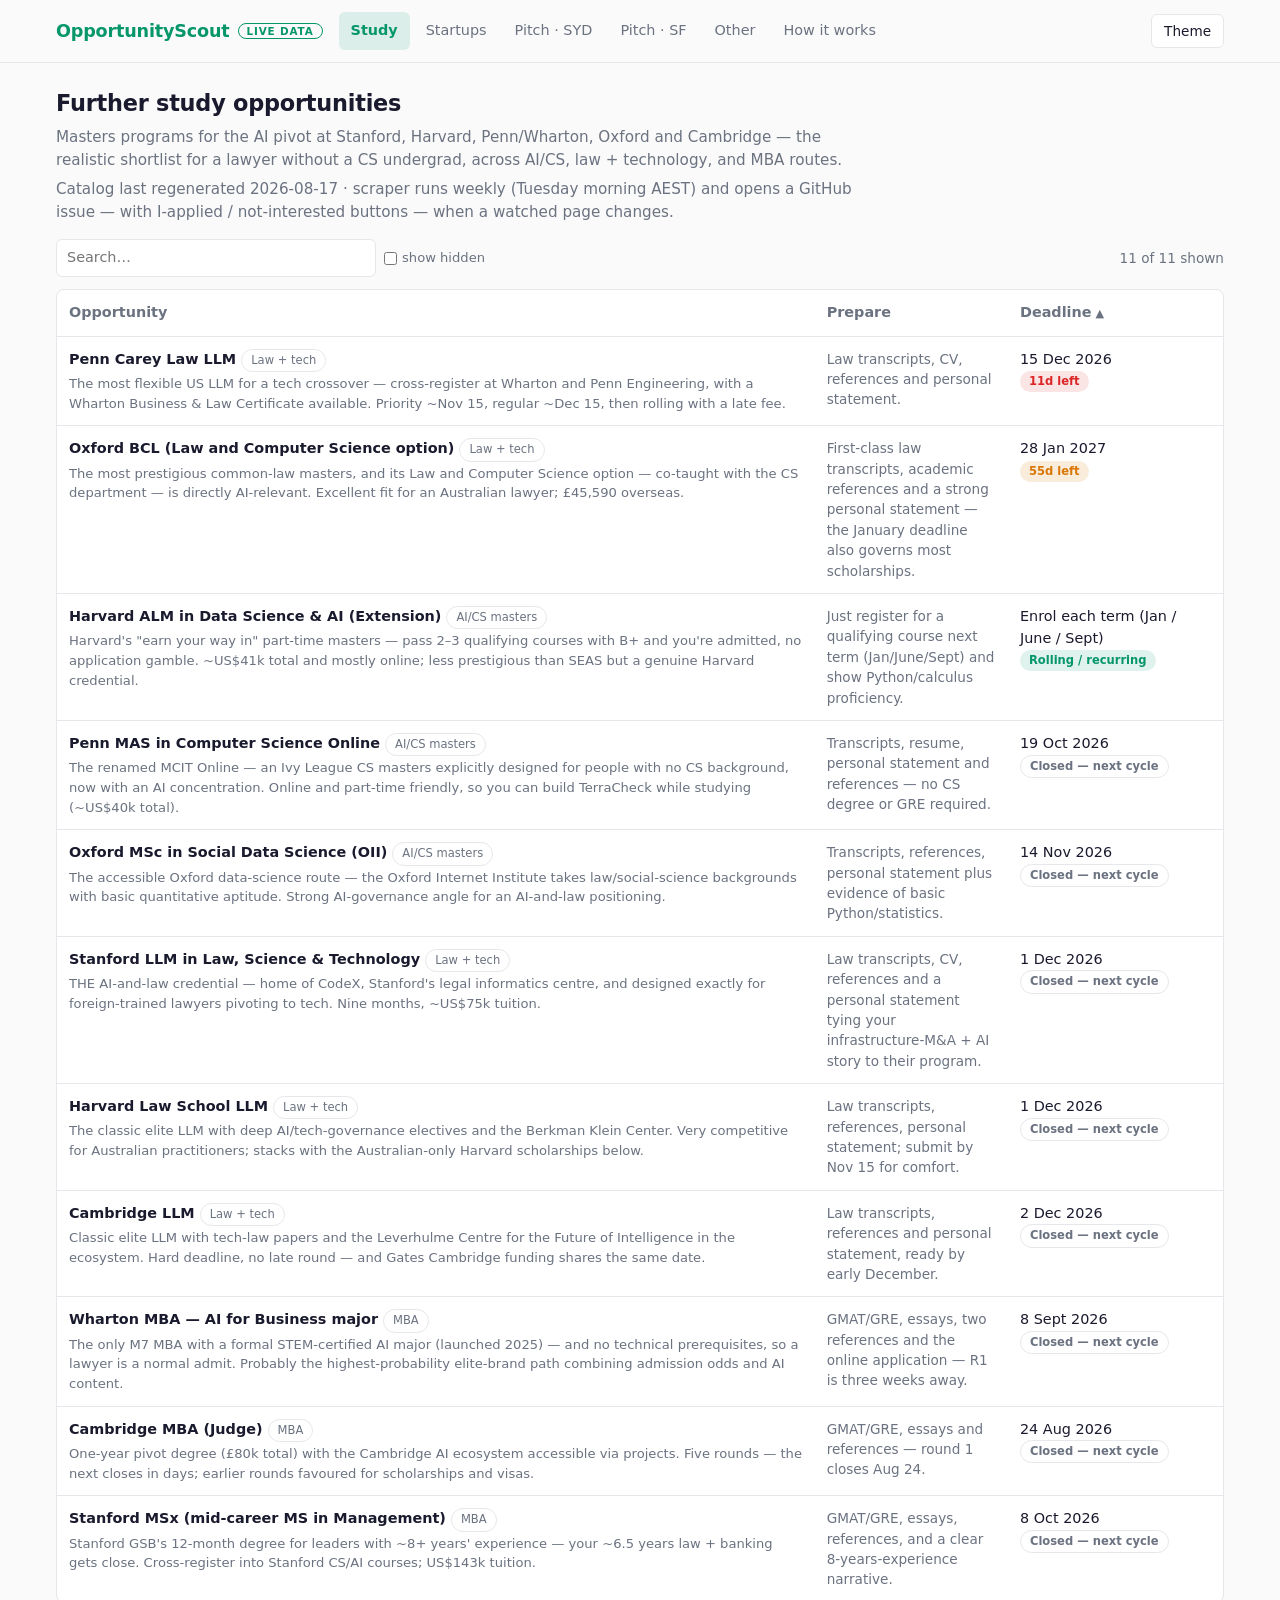
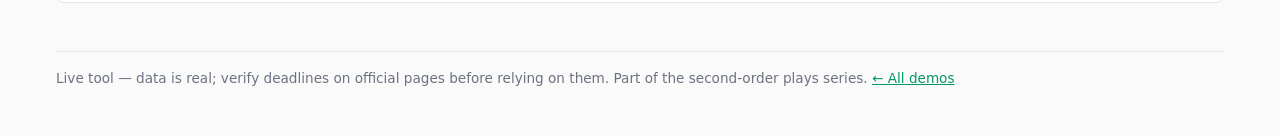
<file: opportunityscout/index.html>
<!DOCTYPE html>
<html lang="en">
<head>
<meta charset="UTF-8">
<meta name="viewport" content="width=device-width, initial-scale=1.0">
<title>OpportunityScout — AI career &amp; startup opportunity radar</title>
<link rel="stylesheet" href="styles.css">
</head>
<body>
<header class="top">
  <div class="top-inner">
    <span class="wordmark">OpportunityScout<span class="live">Live data</span></span>
    <nav class="tabs" aria-label="Sections">
      <!-- category tabs are generated from data.js; the About tab stays static -->
      <button data-tab="about" aria-selected="false">How it works</button>
    </nav>
    <button id="themeToggle" aria-label="Toggle colour theme">Theme</button>
  </div>
</header>

<div class="wrap">
<main>
  <!-- category panels are generated from data.js and inserted before this one -->

  <section id="panel-about" role="tabpanel" aria-label="How it works" hidden>
    <div class="prose">
      <h1>How OpportunityScout works</h1>
      <p><strong>This page is live data, not a mockup.</strong> Every opportunity links to its real official page, a scraper checks those pages weekly, and your application record drives what you see.</p>

      <h2>The loop</h2>
      <ol>
        <li>A curated catalog lives in <code>scout/opportunities.yaml</code> — five categories: further study, startup programs &amp; funding, pitch events (Sydney), pitch events (San Francisco), and other opportunities. Each entry: what it is in two sentences, what to prepare in one, and the official URL.</li>
        <li>Every Tuesday morning (AEST) a GitHub Actions job fetches each watched page, pulls the text around deadline/apply phrases, extracts dates, and diffs against last week.</li>
        <li>On any change it <strong>opens a GitHub issue</strong> — which GitHub emails you. Next to each opportunity in that email are two buttons: <strong>✅ I applied</strong> and <strong>🚫 Not interested</strong>.</li>
        <li>Clicking a button opens a pre-filled GitHub issue; press <em>Submit</em> and a second workflow records it in <code>scout/status.yaml</code>, updates this dashboard (applied badge / hidden), closes the issue, and stops alerting you about hidden items.</li>
      </ol>

      <h2>Your application record</h2>
      <p>The record lives in <code>scout/status.yaml</code> in the repo — seeded from your startup notes (e.g. the Antler residency application with TerraCheck) and updated by the feedback buttons. Rows you've applied to carry an <strong>applied ✓</strong> badge; hidden rows disappear from alerts and are dimmed here (tick "show hidden" to see them). The same two buttons appear in every row's detail panel.</p>

      <h2>Reading the badges</h2>
      <ul>
        <li><strong>Nd left</strong> — days until the listed deadline (red &lt; 30, amber &lt; 90, blue beyond).</li>
        <li><strong>Rolling / recurring</strong> — no fixed deadline; apply anytime or the event recurs.</li>
        <li><strong>Closed — next cycle</strong> — this cycle passed; the scraper flags when new dates appear.</li>
        <li><strong>page changed</strong> — the scraper saw the official page change in the last 3 weeks.</li>
        <li><strong>fetch error</strong> — the page moved or blocked the scraper; the weekly issue lists these.</li>
      </ul>

      <h2>Honest limitations</h2>
      <ul>
        <li>Some sites render deadlines with JavaScript or block bots; those show "fetch error" rather than silently going stale.</li>
        <li>Dates marked "expected" are pattern-based projections from the previous cycle — always confirm on the official page.</li>
        <li>The catalog is a curated shortlist for this profile (~10 per category), not a directory of everything.</li>
      </ul>
    </div>
  </section>
</main>

<footer>
  Live tool — data is real; verify deadlines on official pages before relying on them. Part of the second-order plays series. <a href="../index.html">← All demos</a>
</footer>
</div>

<div class="overlay" id="overlay"></div>
<aside class="slideover" id="slideover" role="dialog" aria-modal="true" aria-label="Opportunity details"></aside>

<script src="data.js"></script>
<script src="app.js"></script>
</body>
</html>
</file>
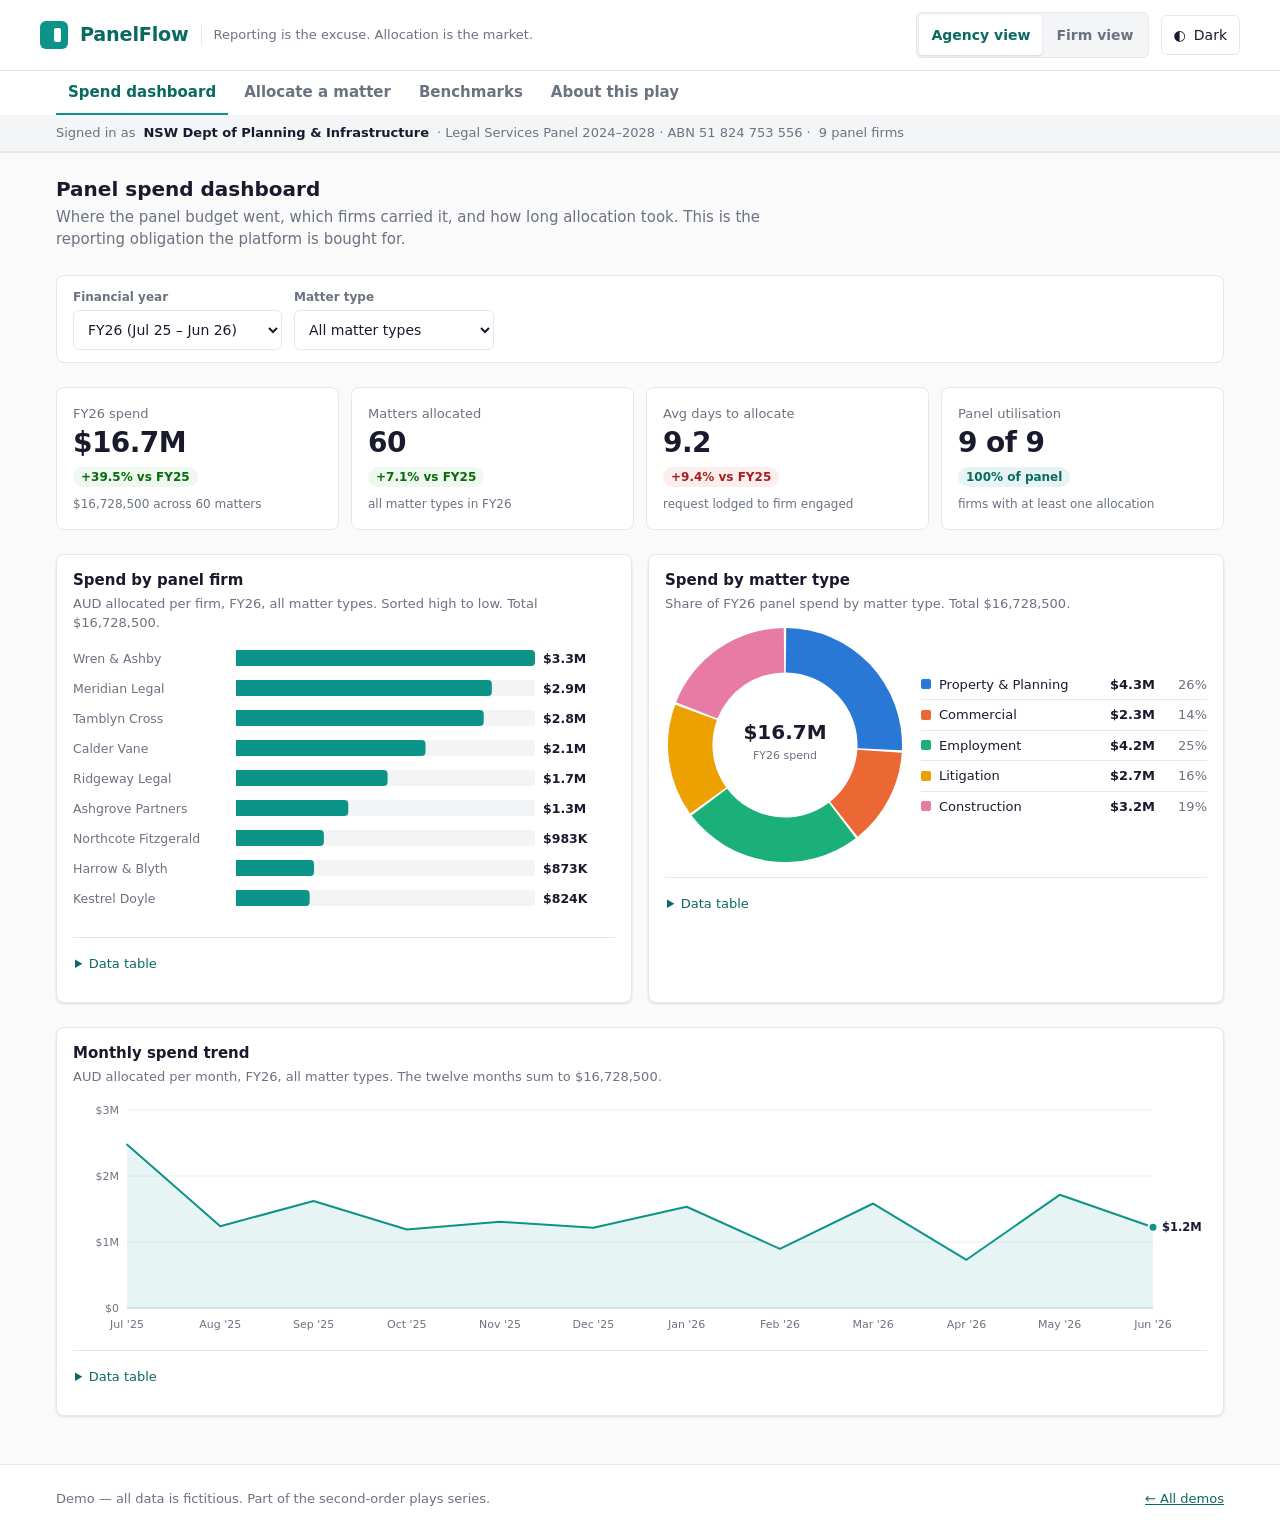
<file: panelflow/index.html>
<!doctype html>
<html lang="en-AU">
<head>
<meta charset="utf-8">
<meta name="viewport" content="width=device-width, initial-scale=1">
<title>PanelFlow — government legal panel allocation</title>
<meta name="description" content="Demo: government legal panel dashboards as the trojan horse for an allocation marketplace. All data fictitious.">
<link rel="stylesheet" href="styles.css">
<script>
  /* Set the theme before first paint so there is no flash. The stylesheet also
     honours prefers-color-scheme on its own, so this is progressive only. */
  try {
    var t = localStorage.getItem('panelflow-theme');
    if (t === 'dark' || t === 'light') document.documentElement.setAttribute('data-theme', t);
  } catch (e) { /* storage blocked — fall back to the CSS media query */ }
</script>
</head>
<body>
<a class="skip-link" href="#main">Skip to content</a>

<header class="app-header">
  <div class="wrap header-top">
    <div class="brand">
      <span class="brand-mark" aria-hidden="true"></span>
      <span class="wordmark">PanelFlow</span>
      <span class="tagline">Reporting is the excuse. Allocation is the market.</span>
    </div>
    <div class="header-controls">
      <div class="segmented" role="radiogroup" aria-label="Perspective" id="perspective">
        <button type="button" role="radio" aria-checked="true" data-view="agency" id="persp-agency">Agency view</button>
        <button type="button" role="radio" aria-checked="false" data-view="firm" id="persp-firm">Firm view</button>
      </div>
      <button type="button" class="icon-btn" id="theme-toggle" aria-pressed="false">
        <span id="theme-icon" aria-hidden="true">◐</span>
        <span id="theme-label">Dark</span>
      </button>
    </div>
  </div>
  <nav class="tabbar" aria-label="Screens">
    <div class="wrap" role="tablist" id="tabbar"></div>
  </nav>
  <div class="context-strip">
    <div class="wrap" id="context-strip"></div>
  </div>
</header>

<main id="main" tabindex="-1">

  <!-- ============ AGENCY · SPEND DASHBOARD ============ -->
  <section class="panel" id="panel-spend" role="tabpanel" aria-labelledby="tab-spend" tabindex="0" hidden>
    <div class="wrap">
      <div class="screen-head">
        <h2>Panel spend dashboard</h2>
        <p>Where the panel budget went, which firms carried it, and how long allocation took. This is the reporting obligation the platform is bought for.</p>
      </div>

      <div class="filters" role="group" aria-label="Dashboard filters">
        <div class="field">
          <label for="f-fy">Financial year</label>
          <select id="f-fy"></select>
        </div>
        <div class="field">
          <label for="f-type">Matter type</label>
          <select id="f-type"></select>
        </div>
        <button type="button" class="reset-link" id="f-reset" hidden>Reset filters</button>
      </div>

      <div class="kpi-grid" id="kpi-grid"></div>

      <div class="chart-grid">
        <div class="card">
          <div class="card-head"><h3 class="card-title" id="t-firms">Spend by panel firm</h3></div>
          <p class="card-sub" id="s-firms"></p>
          <div class="chart-host" id="chart-firms"></div>
          <details class="data-table"><summary>Data table</summary><div class="table-scroll" id="dt-firms"></div></details>
        </div>
        <div class="card">
          <div class="card-head"><h3 class="card-title" id="t-types">Spend by matter type</h3></div>
          <p class="card-sub" id="s-types"></p>
          <div class="donut-layout">
            <div class="chart-host" id="chart-types"></div>
            <ul class="donut-key" id="key-types"></ul>
          </div>
          <details class="data-table"><summary>Data table</summary><div class="table-scroll" id="dt-types"></div></details>
        </div>
      </div>

      <div class="card">
        <div class="card-head"><h3 class="card-title" id="t-trend">Monthly spend trend</h3></div>
        <p class="card-sub" id="s-trend"></p>
        <div class="chart-host" id="chart-trend"></div>
        <details class="data-table"><summary>Data table</summary><div class="table-scroll" id="dt-trend"></div></details>
      </div>
    </div>
  </section>

  <!-- ============ AGENCY · ALLOCATE A MATTER ============ -->
  <section class="panel" id="panel-allocate" role="tabpanel" aria-labelledby="tab-allocate" tabindex="0" hidden>
    <div class="wrap">
      <div class="screen-head">
        <h2>Allocate a matter</h2>
        <p>The moment the dashboard becomes a marketplace. Describe the matter, and the engine ranks the panel on past performance, current capacity, rate against benchmark, and conflict status. It recommends; you decide.</p>
        <p>Expect the ranking to disagree with your spend history. The FY26 allocations on the dashboard were made from memory and a spreadsheet, before any of this evidence existed — the firms carrying the most work are now the most stretched, and the firms rated highest are not the ones being called. That gap is the product.</p>
      </div>

      <form class="card" id="allocate-form" novalidate>
        <div class="form-grid">
          <div class="field">
            <label for="a-title">Matter name</label>
            <input type="text" id="a-title" placeholder="e.g. Rezoning advice — Penrith corridor" autocomplete="off">
          </div>
          <div class="field">
            <label for="a-type">Matter type</label>
            <select id="a-type" required></select>
          </div>
          <div class="field">
            <label for="a-complexity">Complexity</label>
            <select id="a-complexity"></select>
          </div>
          <div class="field">
            <label for="a-band">Estimated value band</label>
            <select id="a-band"></select>
          </div>
          <div class="field">
            <label for="a-required">Required by</label>
            <input type="date" id="a-required" min="2026-08-14" max="2027-06-30" value="2026-10-16">
          </div>
        </div>

        <fieldset style="margin-top:16px">
          <legend>Conflict check — exclude firms</legend>
          <div class="chip-set" id="a-exclusions"></div>
        </fieldset>

        <div class="form-actions">
          <button type="submit" class="btn" id="a-submit">Get recommendations</button>
          <button type="button" class="btn secondary" id="a-clear">Clear</button>
          <span class="muted" style="font-size:0.8125rem" id="a-hint"></span>
        </div>
      </form>

      <div id="rec-region" aria-live="polite"></div>

      <div class="card">
        <div class="card-head">
          <h3 class="card-title">Recent allocations</h3>
          <span class="muted" style="font-size:0.8125rem">FY27 to date</span>
        </div>
        <p class="card-sub">Every allocation made through PanelFlow, with the score the engine gave the chosen firm. Select a row for the full record.</p>
        <div class="table-toolbar">
          <div class="field">
            <label for="r-type">Matter type</label>
            <select id="r-type"></select>
          </div>
          <div class="field">
            <label for="r-firm">Firm</label>
            <select id="r-firm"></select>
          </div>
          <button type="button" class="reset-link" id="r-reset" hidden>Reset filters</button>
          <span class="result-count" id="r-count"></span>
        </div>
        <div class="table-scroll"><table id="recent-table"></table></div>
        <div id="recent-empty"></div>
      </div>
    </div>
  </section>

  <!-- ============ AGENCY · BENCHMARKS ============ -->
  <section class="panel" id="panel-benchmarks" role="tabpanel" aria-labelledby="tab-benchmarks" tabindex="0" hidden>
    <div class="wrap">
      <div class="screen-head">
        <h2>Cross-agency rate benchmarks</h2>
        <p>What your panel charges, next to what the same seniority costs everywhere else. This is the knowledge the allocation flow creates and nobody else holds.</p>
      </div>

      <div class="callout" id="bench-callout"></div>

      <div class="card">
        <div class="card-head"><h3 class="card-title" id="t-bench">Your blended rate vs cross-agency median</h3></div>
        <p class="card-sub" id="s-bench"></p>
        <div class="chart-host" id="chart-bench"></div>
        <div class="chart-legend" id="legend-bench"></div>
        <details class="data-table"><summary>Data table</summary><div class="table-scroll" id="dt-bench"></div></details>
      </div>

      <div class="card">
        <div class="card-head"><h3 class="card-title">Rate benchmarks by matter type and seniority</h3></div>
        <p class="card-sub">Positive delta means this agency pays above the cross-agency median. Select a row for the detail.</p>
        <div class="table-toolbar">
          <div class="field">
            <label for="b-type">Matter type</label>
            <select id="b-type"></select>
          </div>
          <div class="field">
            <label for="b-sen">Seniority</label>
            <select id="b-sen"></select>
          </div>
          <div class="field grow">
            <label for="b-search">Search</label>
            <input type="search" id="b-search" placeholder="Search matter type or seniority" autocomplete="off">
          </div>
          <button type="button" class="reset-link" id="b-reset" hidden>Reset filters</button>
          <span class="result-count" id="b-count"></span>
        </div>
        <div class="table-scroll"><table id="bench-table"></table></div>
        <div id="bench-empty"></div>
      </div>
    </div>
  </section>

  <!-- ============ FIRM · PERFORMANCE ============ -->
  <section class="panel" id="panel-performance" role="tabpanel" aria-labelledby="tab-performance" tabindex="0" hidden>
    <div class="wrap">
      <div class="screen-head">
        <h2>Why you win and lose</h2>
        <p id="perf-intro"></p>
      </div>

      <div class="kpi-grid" id="firm-kpis"></div>

      <div class="card">
        <div class="card-head"><h3 class="card-title" id="t-winrate">Win rate by matter type</h3></div>
        <p class="card-sub" id="s-winrate"></p>
        <div class="chart-host" id="chart-winrate"></div>
        <div class="chart-legend" id="legend-winrate"></div>
        <details class="data-table"><summary>Data table</summary><div class="table-scroll" id="dt-winrate"></div></details>
        <div class="insight" id="insight-winrate"></div>
      </div>

      <div class="card">
        <div class="card-head"><h3 class="card-title" id="t-share">Allocation share trend</h3></div>
        <p class="card-sub" id="s-share"></p>
        <div class="chart-host" id="chart-share"></div>
        <div class="chart-legend" id="legend-share"></div>
        <details class="data-table"><summary>Data table</summary><div class="table-scroll" id="dt-share"></div></details>
        <div class="insight" id="insight-share"></div>
      </div>

      <div class="card">
        <div class="card-head"><h3 class="card-title">Responsiveness</h3></div>
        <p class="card-sub">How quickly you answer an allocation request, against the panel average. Service is not your problem.</p>
        <div class="table-scroll"><table id="resp-table"></table></div>
        <div class="insight" id="insight-resp"></div>
      </div>

      <div class="card">
        <div class="card-head"><h3 class="card-title">Where you lost — your rate vs the winning rate</h3></div>
        <p class="card-sub">Every matter you were shortlisted for and did not win. Select a row to see the full field.</p>
        <div class="table-toolbar">
          <div class="field">
            <label for="l-type">Matter type</label>
            <select id="l-type"></select>
          </div>
          <div class="field">
            <label for="l-fy">Financial year</label>
            <select id="l-fy"></select>
          </div>
          <div class="field grow">
            <label for="l-search">Search</label>
            <input type="search" id="l-search" placeholder="Search matter name, type or firm" autocomplete="off">
          </div>
          <button type="button" class="reset-link" id="l-reset" hidden>Reset filters</button>
          <span class="result-count" id="l-count"></span>
        </div>
        <div class="table-scroll"><table id="lost-table"></table></div>
        <div id="lost-empty"></div>
        <div class="insight" id="insight-lost"></div>
      </div>
    </div>
  </section>

  <!-- ============ ABOUT ============ -->
  <section class="panel" id="panel-about" role="tabpanel" aria-labelledby="tab-about" tabindex="0" hidden>
    <div class="wrap">
      <div class="screen-head">
        <h2>About this play</h2>
        <p>The second-order idea this demo exists to show.</p>
      </div>
      <div class="card prose" id="about-prose"></div>
      <div class="play-meta">
        <div class="card">
          <h3>Lens</h3>
          <p>Market-making.</p>
        </div>
        <div class="card">
          <h3>First-order wedge</h3>
          <p>A government legal panel management platform — spend, allocation and performance dashboards for agencies.</p>
        </div>
        <div class="card">
          <h3>What it accrues</h3>
          <p>Matter-level flow data: what government sends out, to whom, at what rate, with what outcome — across agencies, not inside one.</p>
        </div>
        <div class="card">
          <h3>The two parties</h3>
          <p>Agencies (buyers with reporting obligations) and panel firms (sellers who fly blind on why they win or lose).</p>
        </div>
        <div class="card">
          <h3>Endgame</h3>
          <p>Agency-side SaaS first, firm-side analytics second, then the benchmarks reprice the panel market and re-tenders run through the platform.</p>
        </div>
        <div class="card">
          <h3>What would validate it</h3>
          <p>One agency legal operations lead confirming allocation is done today by memory and spreadsheet, and that they would trust a tool to recommend rather than decide. Start with a state agency or council, not the Commonwealth.</p>
        </div>
      </div>
    </div>
  </section>

</main>

<footer class="app-footer">
  <div class="wrap">
    <span>Demo — all data is fictitious. Part of the second-order plays series.</span>
    <a href="../index.html">&larr; All demos</a>
  </div>
</footer>

<div class="viz-tip" id="viz-tip" role="presentation" aria-hidden="true"></div>
<div class="toast-region" id="toast-region" aria-live="polite" aria-atomic="false"></div>
<div class="overlay" id="overlay" hidden></div>
<aside class="slideover" id="slideover" role="dialog" aria-modal="true" aria-labelledby="slideover-title" hidden>
  <div class="slideover-head">
    <div>
      <div class="muted" style="font-size:0.75rem" id="slideover-kicker"></div>
      <h2 id="slideover-title" style="font-size:1.0625rem"></h2>
    </div>
    <button type="button" class="close-btn" id="slideover-close" aria-label="Close detail panel">&times;</button>
  </div>
  <div class="slideover-body" id="slideover-body"></div>
</aside>

<script src="data.js"></script>
<script src="app.js"></script>
</body>
</html>
</file>
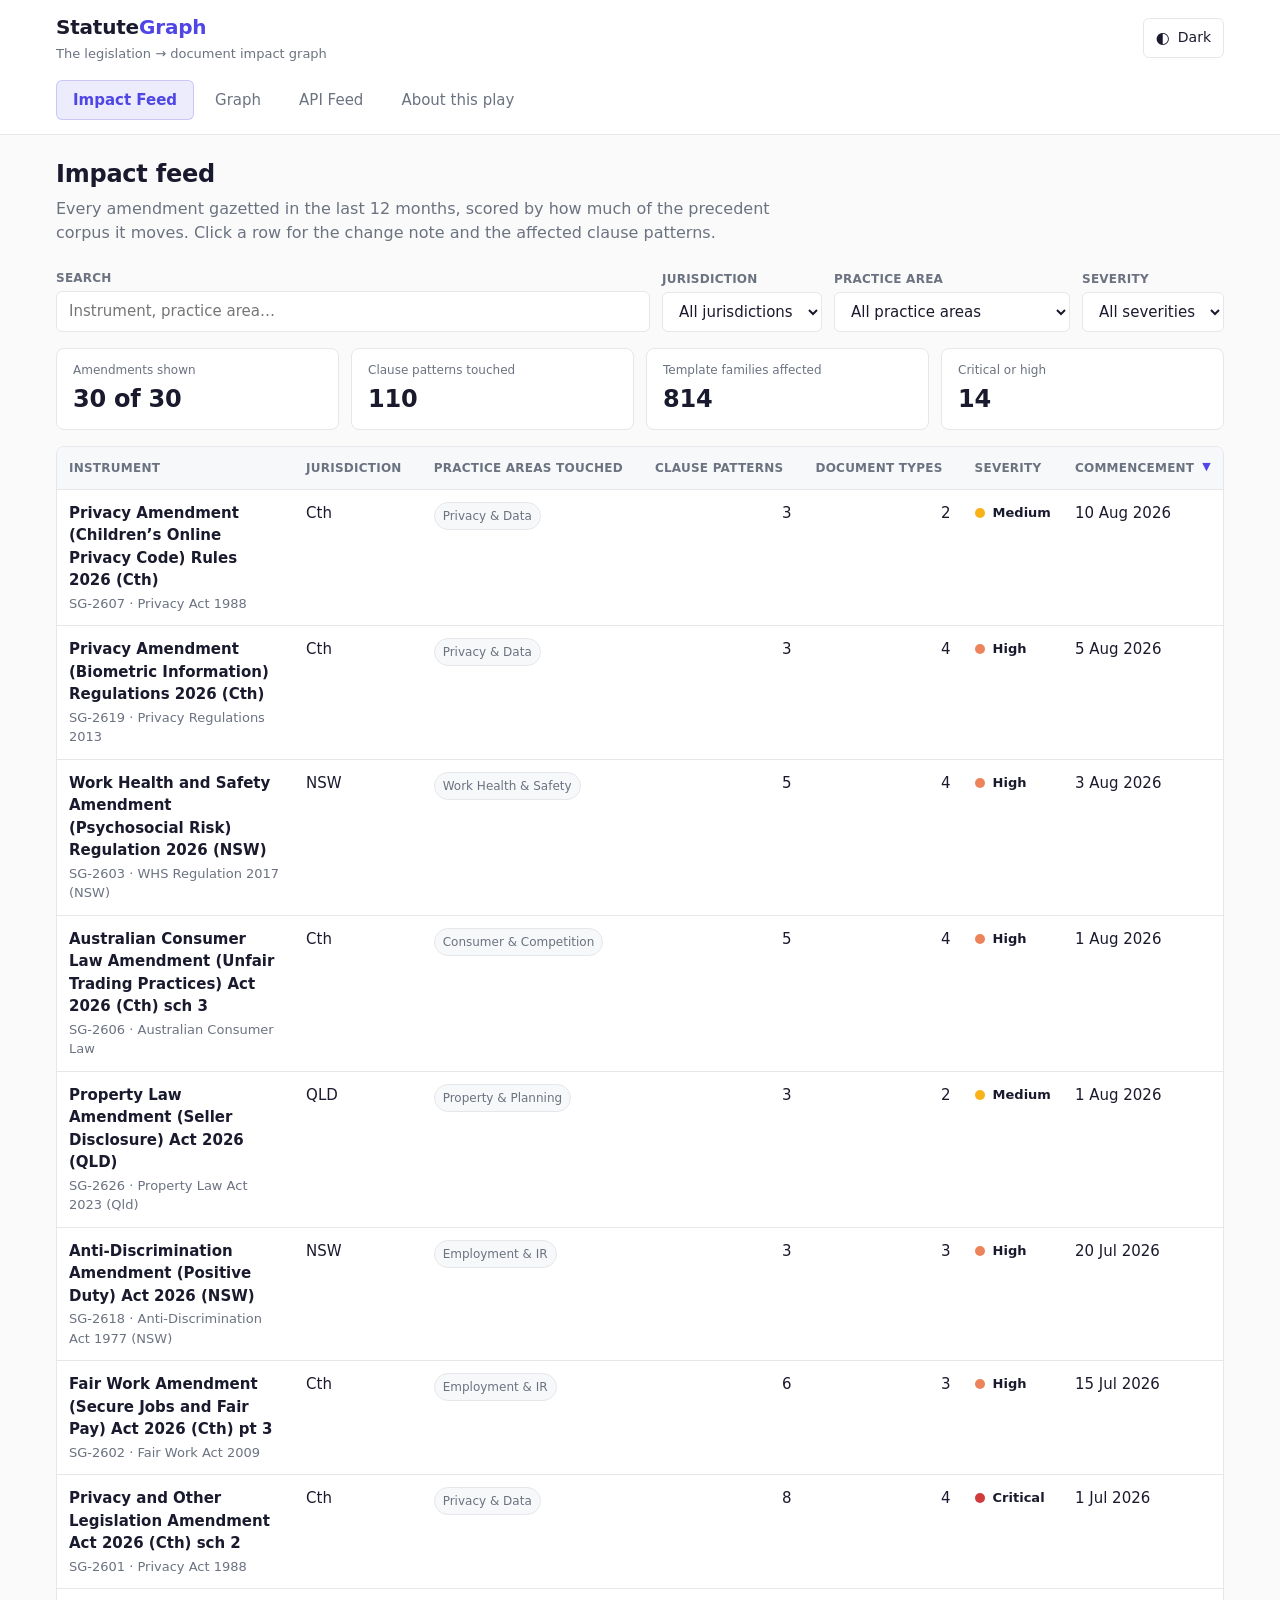
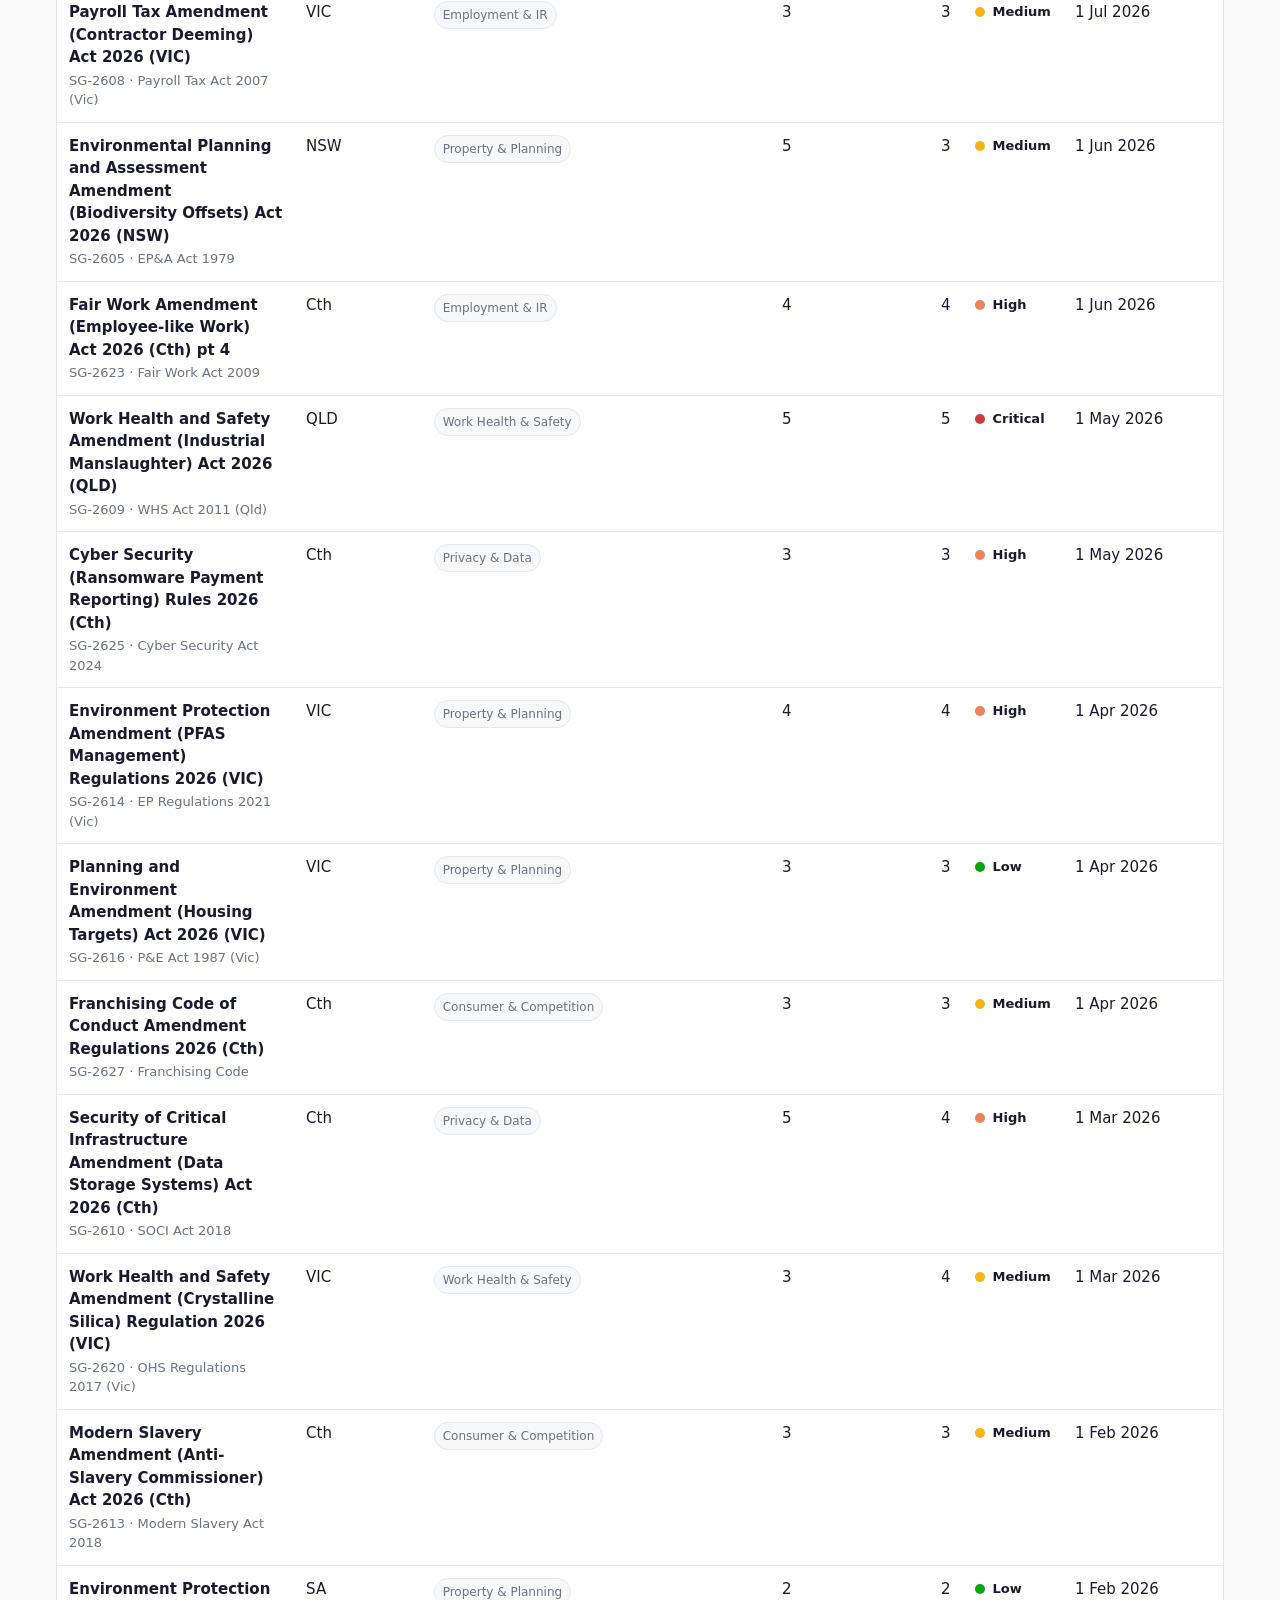
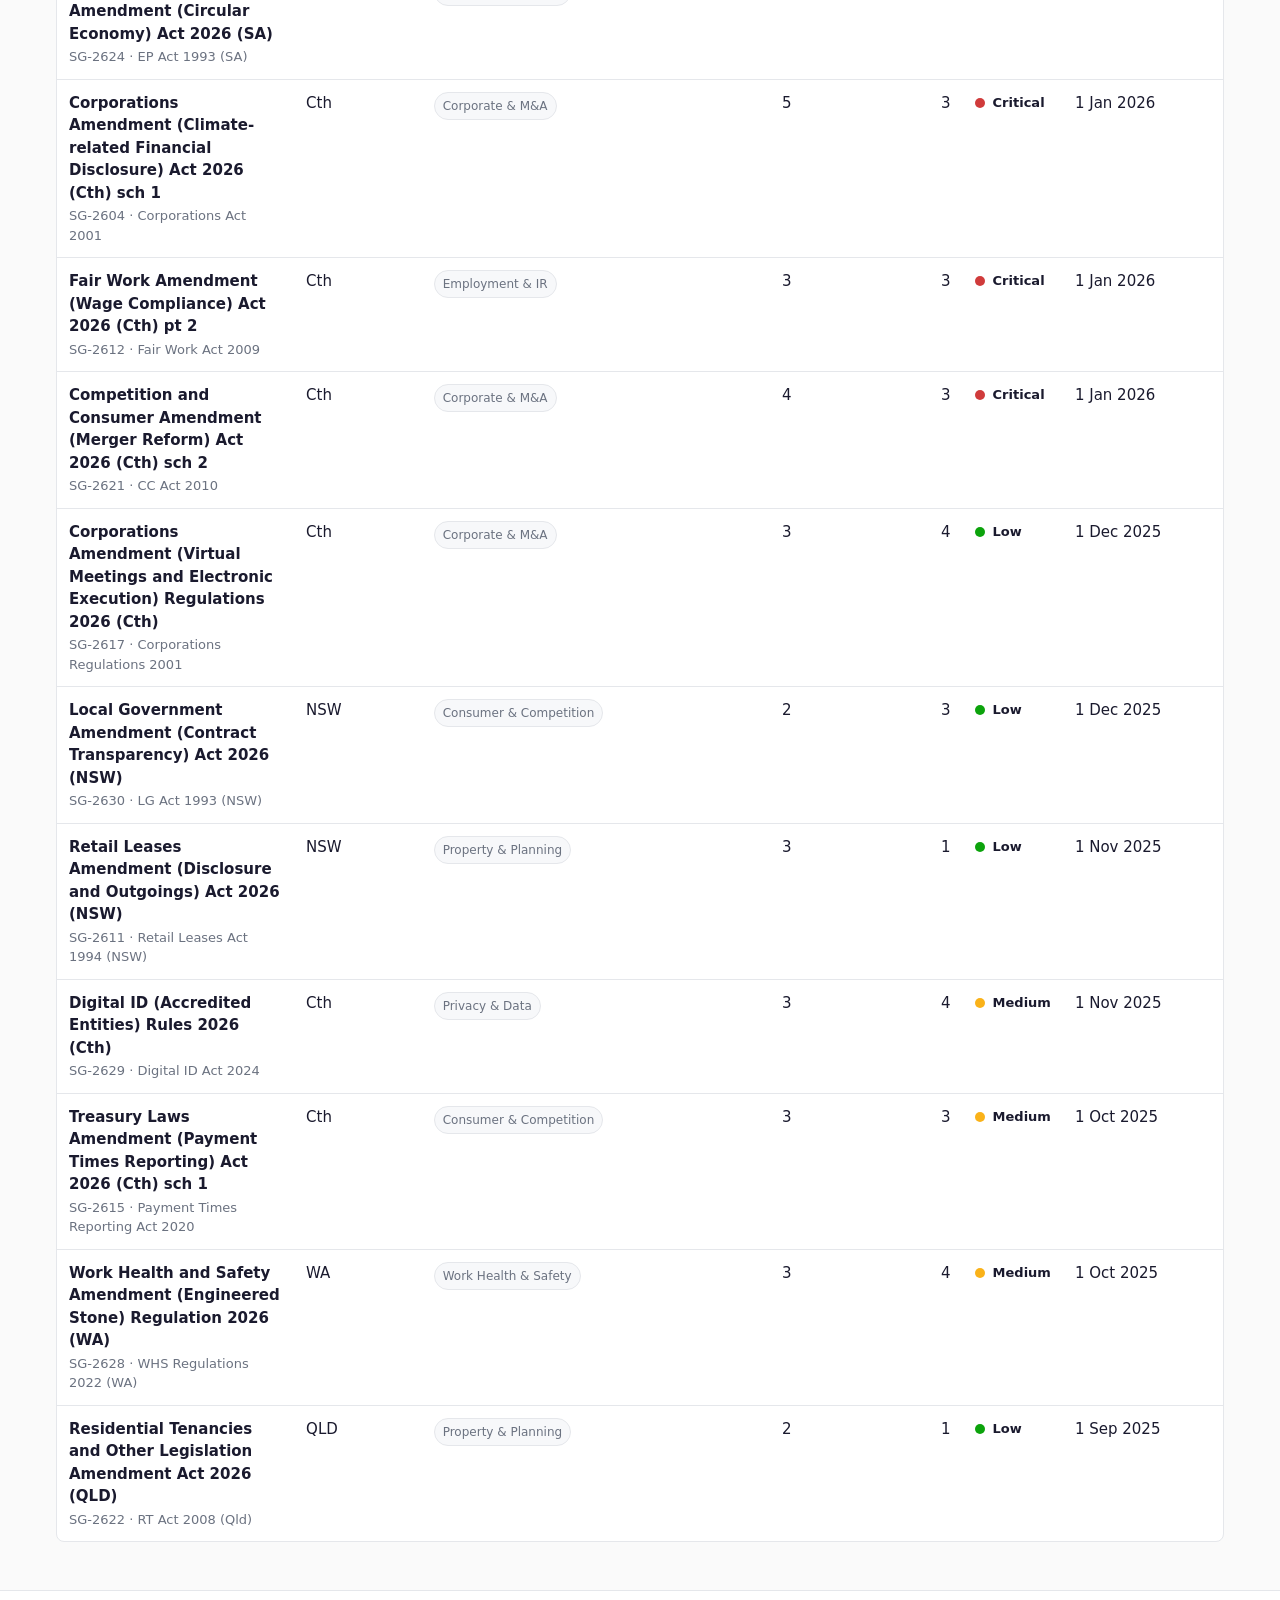
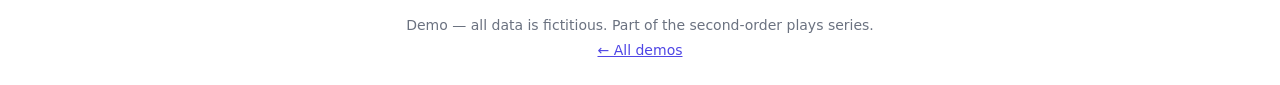
<file: statutegraph/index.html>
<!DOCTYPE html>
<html lang="en-AU">
<head>
<meta charset="utf-8">
<meta name="viewport" content="width=device-width, initial-scale=1">
<title>StatuteGraph — the legislation → document impact graph</title>
<meta name="description" content="Demo of a legislation-to-document impact graph: statutory change mapped to the clause patterns and precedent families it touches.">
<link rel="stylesheet" href="styles.css">
</head>
<body>

<a class="skip-link" href="#main">Skip to content</a>

<header class="site-header">
  <div class="header-inner">
    <div class="brand">
      <span class="wordmark">Statute<span class="wordmark-accent">Graph</span></span>
      <span class="tagline">The legislation → document impact graph</span>
    </div>

    <nav class="tabs" aria-label="Screens">
      <div class="tabs-scroller" role="tablist">
        <button class="tab" role="tab" id="tab-feed"  aria-controls="panel-feed"  aria-selected="true"  data-tab="feed">Impact Feed</button>
        <button class="tab" role="tab" id="tab-graph" aria-controls="panel-graph" aria-selected="false" data-tab="graph" tabindex="-1">Graph</button>
        <button class="tab" role="tab" id="tab-api"   aria-controls="panel-api"   aria-selected="false" data-tab="api"   tabindex="-1">API Feed</button>
        <button class="tab" role="tab" id="tab-about" aria-controls="panel-about" aria-selected="false" data-tab="about" tabindex="-1">About this play</button>
      </div>
    </nav>

    <button class="theme-toggle" id="theme-toggle" type="button" aria-pressed="false">
      <span class="theme-icon" aria-hidden="true">◐</span>
      <span class="theme-label" id="theme-label">Dark</span>
    </button>
  </div>
</header>

<main id="main" class="page">

  <!-- ============================= IMPACT FEED ============================= -->
  <section class="panel" id="panel-feed" role="tabpanel" aria-labelledby="tab-feed" tabindex="-1">
    <div class="panel-head">
      <h1 class="panel-title">Impact feed</h1>
      <p class="panel-sub">Every amendment gazetted in the last 12 months, scored by how much of the precedent corpus it moves. Click a row for the change note and the affected clause patterns.</p>
    </div>

    <div class="filter-row" role="search">
      <div class="field field-search">
        <label class="field-label" for="feed-search">Search</label>
        <input class="input" type="search" id="feed-search" placeholder="Instrument, practice area…" autocomplete="off">
      </div>
      <div class="field">
        <label class="field-label" for="filter-jurisdiction">Jurisdiction</label>
        <select class="select" id="filter-jurisdiction"><option value="">All jurisdictions</option></select>
      </div>
      <div class="field">
        <label class="field-label" for="filter-practice">Practice area</label>
        <select class="select" id="filter-practice"><option value="">All practice areas</option></select>
      </div>
      <div class="field">
        <label class="field-label" for="filter-severity">Severity</label>
        <select class="select" id="filter-severity"><option value="">All severities</option></select>
      </div>
      <button class="link-button" type="button" id="reset-filters" hidden>Reset filters</button>
    </div>

    <div class="stat-row" id="feed-stats">
      <div class="stat">
        <span class="stat-label">Amendments shown</span>
        <span class="stat-value" id="stat-amendments">30</span>
      </div>
      <div class="stat">
        <span class="stat-label">Clause patterns touched</span>
        <span class="stat-value" id="stat-patterns">110</span>
      </div>
      <div class="stat">
        <span class="stat-label">Template families affected</span>
        <span class="stat-value" id="stat-families">0</span>
      </div>
      <div class="stat">
        <span class="stat-label">Critical or high</span>
        <span class="stat-value" id="stat-critical">0</span>
      </div>
    </div>

    <div class="table-wrap">
      <table class="data-table" id="feed-table">
        <caption class="visually-hidden">Legislative amendments and the precedent documents they affect. Column headers sort the table.</caption>
        <thead>
          <tr>
            <th scope="col" aria-sort="none"><button type="button" class="th-button" data-sort="instrument">Instrument <span class="sort-arrow" aria-hidden="true"></span></button></th>
            <th scope="col" aria-sort="none"><button type="button" class="th-button" data-sort="jurisdiction">Jurisdiction <span class="sort-arrow" aria-hidden="true"></span></button></th>
            <th scope="col" aria-sort="none"><button type="button" class="th-button" data-sort="practiceAreas">Practice areas touched <span class="sort-arrow" aria-hidden="true"></span></button></th>
            <th scope="col" class="num" aria-sort="none"><button type="button" class="th-button" data-sort="clausePatternCount">Clause patterns <span class="sort-arrow" aria-hidden="true"></span></button></th>
            <th scope="col" class="num" aria-sort="none"><button type="button" class="th-button" data-sort="docTypeCount">Document types <span class="sort-arrow" aria-hidden="true"></span></button></th>
            <th scope="col" aria-sort="none"><button type="button" class="th-button" data-sort="severity">Severity <span class="sort-arrow" aria-hidden="true"></span></button></th>
            <th scope="col" aria-sort="descending"><button type="button" class="th-button" data-sort="commencement">Commencement <span class="sort-arrow" aria-hidden="true">▼</span></button></th>
          </tr>
        </thead>
        <tbody id="feed-body"></tbody>
      </table>
      <p class="empty-state" id="feed-empty" hidden>No results for these filters. <button type="button" class="link-button" id="empty-reset">Reset filters</button></p>
    </div>
  </section>

  <!-- ================================ GRAPH ================================ -->
  <section class="panel" id="panel-graph" role="tabpanel" aria-labelledby="tab-graph" tabindex="-1" hidden>
    <div class="panel-head">
      <h1 class="panel-title">Impact graph</h1>
      <p class="panel-sub">Provisions on the left, precedent document types on the right. Each edge is one provision reaching one document type; the thickness is the number of clause patterns on that link.</p>
    </div>

    <div class="filter-row">
      <div class="field field-wide">
        <label class="field-label" for="graph-select">Amendment to visualise</label>
        <select class="select" id="graph-select"></select>
      </div>
      <button class="link-button" type="button" id="graph-clear" hidden>Clear node selection</button>
    </div>

    <div class="card chart-card">
      <div class="chart-head">
        <h2 class="chart-title" id="graph-title">Top 8 provisions by affected clause patterns — whole corpus</h2>
        <p class="chart-sub" id="graph-sub">Hover an edge for the clause-pattern count. Click a node to isolate its edges; click again to release.</p>
      </div>
      <div class="graph-scroll">
        <svg id="graph-svg" class="graph-svg" viewBox="0 0 900 560" role="group" aria-labelledby="graph-title" preserveAspectRatio="xMidYMid meet"></svg>
      </div>
      <div class="table-wrap chart-table-wrap">
        <details class="chart-table">
          <summary>Table view — every edge in this graph</summary>
          <table class="data-table compact">
            <thead><tr><th scope="col">Provision</th><th scope="col">Document type</th><th scope="col" class="num">Clause patterns</th></tr></thead>
            <tbody id="graph-edge-table"></tbody>
          </table>
          <p class="table-total" id="graph-edge-total"></p>
        </details>
      </div>
    </div>

    <div class="chart-grid">
      <div class="card chart-card">
        <div class="chart-head">
          <h2 class="chart-title">Amendments by month</h2>
          <p class="chart-sub">Last 12 months to August 2026 · whole corpus, all jurisdictions</p>
        </div>
        <svg id="bar-svg" class="chart-svg" viewBox="0 0 620 300" role="group" aria-label="Column chart of amendments commencing each month from September 2025 to August 2026." preserveAspectRatio="xMidYMid meet"></svg>
        <details class="chart-table">
          <summary>Table view</summary>
          <div class="table-wrap">
            <table class="data-table compact narrow">
              <thead><tr><th scope="col">Month</th><th scope="col" class="num">Amendments</th></tr></thead>
              <tbody id="bar-table"></tbody>
            </table>
            <p class="table-total" id="bar-total"></p>
          </div>
        </details>
      </div>

      <div class="card chart-card">
        <div class="chart-head">
          <h2 class="chart-title">Affected clause patterns by practice area</h2>
          <p class="chart-sub">Whole corpus · 110 clause patterns across 30 amendments</p>
        </div>
        <div class="donut-layout">
          <svg id="donut-svg" class="chart-svg donut" viewBox="0 0 260 260" role="group" aria-label="Donut chart of affected clause patterns split by practice area." preserveAspectRatio="xMidYMid meet"></svg>
          <ul class="legend" id="donut-legend"></ul>
        </div>
      </div>
    </div>
  </section>

  <!-- =============================== API FEED =============================== -->
  <section class="panel" id="panel-api" role="tabpanel" aria-labelledby="tab-api" tabindex="-1" hidden>
    <div class="panel-head">
      <h1 class="panel-title">API feed</h1>
      <p class="panel-sub">The same graph, sold as a feed. Build a request, run it, and see the response a DMS or CLM vendor would embed.</p>
    </div>

    <div class="console">
      <div class="card console-builder">
        <h2 class="card-title">Request builder</h2>
        <div class="field">
          <label class="field-label" for="api-endpoint">Endpoint</label>
          <select class="select" id="api-endpoint">
            <option value="impacts">GET /v1/impacts</option>
            <option value="documents">GET /v1/provisions/{id}/documents</option>
          </select>
        </div>
        <div class="field" id="field-jurisdiction">
          <label class="field-label" for="api-jurisdiction">Jurisdiction</label>
          <select class="select" id="api-jurisdiction"><option value="">any</option></select>
        </div>
        <div class="field" id="field-since">
          <label class="field-label" for="api-since">Since</label>
          <select class="select" id="api-since">
            <option value="2026-08-01">2026-08-01</option>
            <option value="2026-07-01" selected>2026-07-01</option>
            <option value="2026-04-01">2026-04-01</option>
            <option value="2026-01-01">2026-01-01</option>
            <option value="2025-09-01">2025-09-01</option>
          </select>
        </div>
        <div class="field" id="field-severity">
          <label class="field-label" for="api-severity">Minimum severity</label>
          <select class="select" id="api-severity">
            <option value="Low">Low</option>
            <option value="Medium">Medium</option>
            <option value="High" selected>High</option>
            <option value="Critical">Critical</option>
          </select>
        </div>
        <div class="field" id="field-provision">
          <label class="field-label" for="api-provision">Provision id</label>
          <select class="select" id="api-provision"></select>
        </div>
        <button class="btn btn-primary" type="button" id="api-run">Run request</button>
        <p class="hint" id="api-hint">Responses are generated from this demo’s local dataset — nothing leaves the page.</p>
      </div>

      <div class="card console-response">
        <div class="response-head">
          <h2 class="card-title">Response</h2>
          <span class="status-pill" id="api-status">200 OK</span>
        </div>
        <p class="request-line"><code id="api-request-line">GET /v1/impacts</code></p>
        <pre class="json" id="api-json" tabindex="0" aria-live="polite"></pre>
      </div>
    </div>

    <h2 class="section-title">Pricing</h2>
    <p class="section-sub">Per-seat revenue is the wedge. Per-call licensing to other vendors is the business.</p>
    <div class="pricing-grid" id="pricing-grid"></div>
  </section>

  <!-- ============================= ABOUT THIS PLAY ============================= -->
  <section class="panel" id="panel-about" role="tabpanel" aria-labelledby="tab-about" tabindex="-1" hidden>
    <div class="panel-head">
      <h1 class="panel-title">About this play</h1>
      <p class="panel-sub">The second-order thesis behind StatuteGraph, in plain English.</p>
    </div>

    <div class="prose">
      <h2>The first-order wedge</h2>
      <p>The obvious product is a tool that updates a law firm’s precedent documents when legislation changes. A statute is amended, the tool finds the clauses in the firm’s templates that no longer work, and proposes a redline. Firms buy it per seat, because keeping a precedent bank current is expensive, dull, and the sort of work that quietly slips until something goes wrong.</p>

      <h2>What the wedge actually accrues</h2>
      <p>To do that job at all, the tool has to build a map: which legislative provisions touch which clause patterns in which kinds of document. That map is the real asset, and it is the thing nobody currently owns, because nobody else sits inside the update workflow. Every time a lawyer accepts or rejects a proposed change, the system gets a labelled edge between a provision and a clause — a piece of ground truth that cannot be scraped, only earned by being in the loop. The redlines are the by-product; the graph is what compounds.</p>

      <h2>The two parties it connects</h2>
      <p>On one side are the legislative and regulatory feeds: bills, gazettals, commencement dates, explanatory memoranda. On the other side is every product that touches a document — document management systems, contract lifecycle tools, drafting assistants, in-house legal teams, and rival firms. Those products all face the same question and none of them can answer it: when this amendment commences, which of my templates break? StatuteGraph is the layer that sits between the two and answers it in a form software can consume.</p>

      <h2>The endgame</h2>
      <p>Bloomberg for statutory change impact. Seats fund the build and keep the labelling flowing; the licensed feed is the business, priced per call to vendors who would rather buy the map than build it. Churn stays low because the graph gets better with age and leaving means losing the history behind every edge. The thing that would validate it is narrow and testable: get one document management or contract lifecycle vendor to say they would pay for a feed telling them which templates a bill amendment touches — and ask that before building anything past the prototype.</p>
    </div>
  </section>

</main>

<!-- Slide-over detail panel -->
<div class="overlay" id="overlay" hidden></div>
<aside class="slideover" id="slideover" role="dialog" aria-modal="true" aria-labelledby="slideover-title" hidden>
  <div class="slideover-head">
    <div>
      <p class="slideover-eyebrow" id="slideover-eyebrow"></p>
      <h2 class="slideover-title" id="slideover-title"></h2>
    </div>
    <button class="icon-button" type="button" id="slideover-close" aria-label="Close detail panel">✕</button>
  </div>
  <div class="slideover-body" id="slideover-body"></div>
</aside>

<!-- Visual hover affordance only: every value it shows is also on the mark's
     aria-label, a direct label, or the chart's table view. -->
<div class="tooltip" id="tooltip" aria-hidden="true" hidden></div>

<footer class="site-footer">
  <p>Demo — all data is fictitious. Part of the second-order plays series.</p>
  <p><a href="../index.html">← All demos</a></p>
</footer>

<script src="data.js"></script>
<script src="app.js"></script>
</body>
</html>
</file>
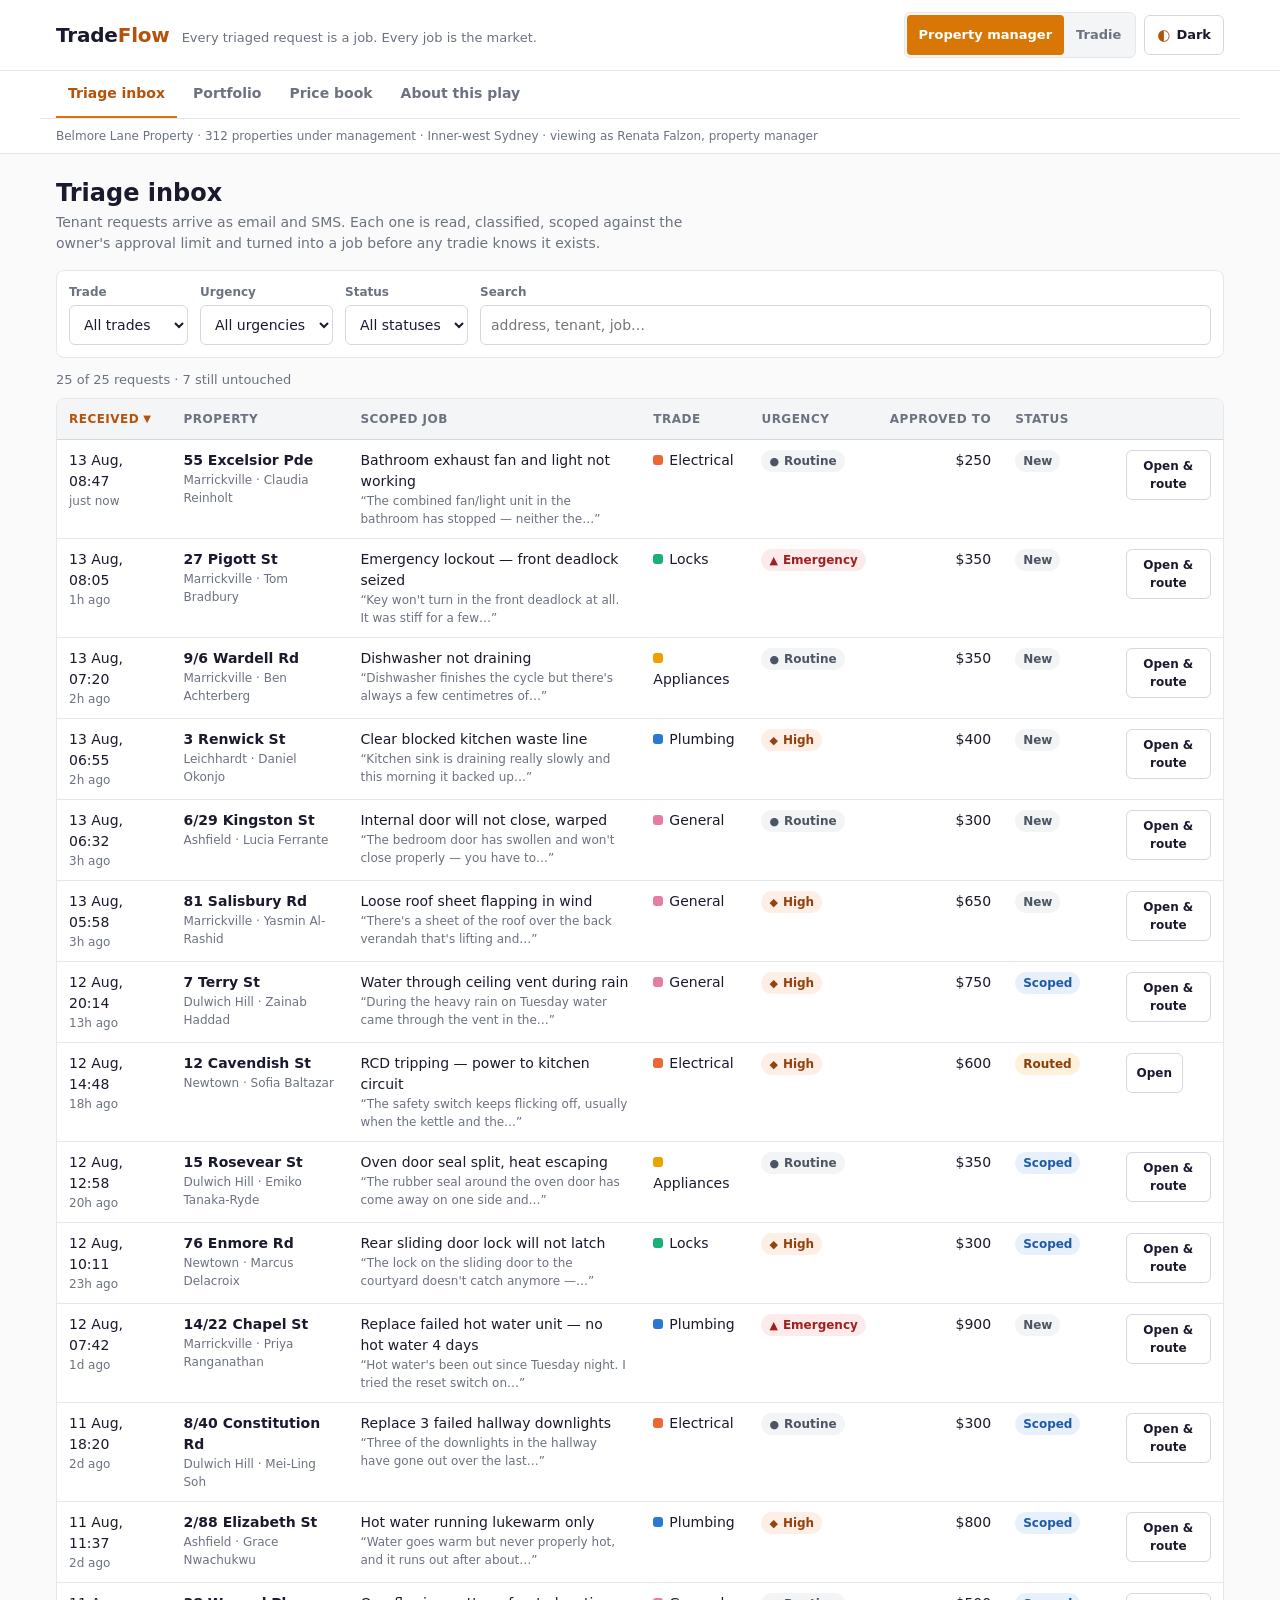
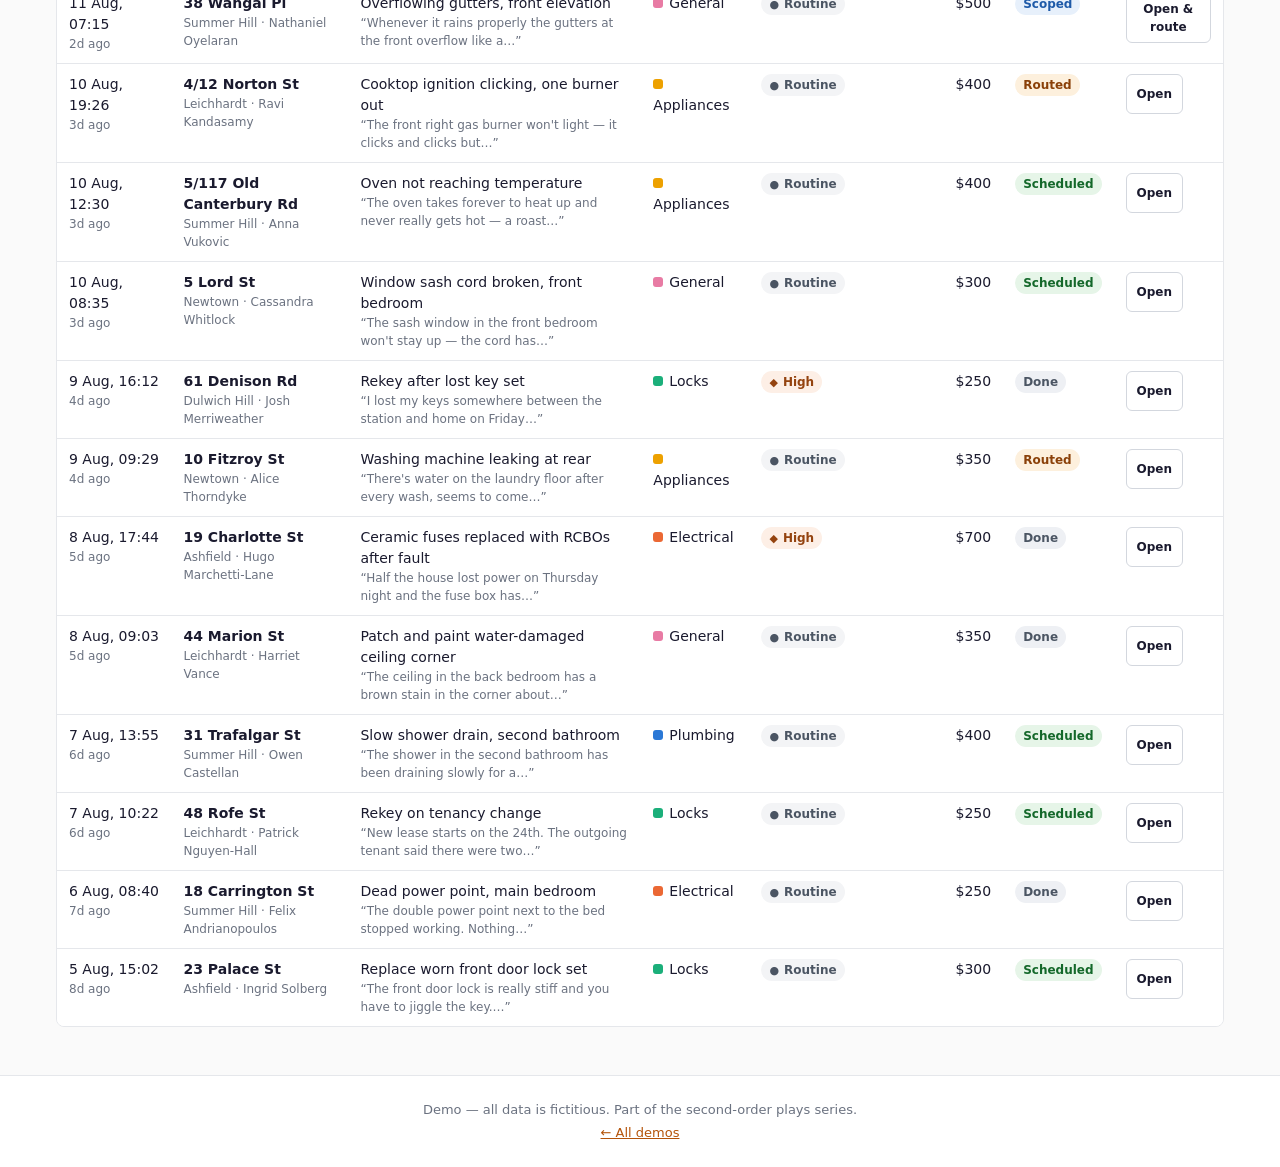
<file: tradeflow/index.html>
<!DOCTYPE html>
<html lang="en-AU">
<head>
<meta charset="utf-8">
<meta name="viewport" content="width=device-width, initial-scale=1">
<title>TradeFlow — maintenance triage as a job marketplace</title>
<meta name="description" content="Demo: property-management maintenance triage that originates scoped, owner-approved jobs and routes them to a vetted tradie network.">
<link rel="stylesheet" href="styles.css">
</head>
<body>

<a class="skip-link" href="#main">Skip to content</a>

<header class="site-header">
  <div class="header-top">
    <div class="brand">
      <span class="wordmark">Trade<span class="wordmark-accent">Flow</span></span>
      <span class="tagline">Every triaged request is a job. Every job is the market.</span>
    </div>
    <div class="header-controls">
      <div class="segmented" role="group" aria-label="Perspective">
        <button type="button" class="seg-btn" id="segPm" data-view="pm" aria-pressed="true">Property manager</button>
        <button type="button" class="seg-btn" id="segTradie" data-view="tradie" aria-pressed="false">Tradie</button>
      </div>
      <button type="button" class="theme-toggle" id="themeToggle" aria-pressed="false">
        <span class="theme-icon" aria-hidden="true">◐</span><span id="themeLabel">Dark</span>
      </button>
    </div>
  </div>
  <nav class="tabs-wrap" aria-label="Screens">
    <div class="tabs" role="tablist" id="tabList"></div>
  </nav>
  <p class="context-line" id="contextLine"></p>
</header>

<main id="main">

  <!-- ================= PM · TRIAGE INBOX ================= -->
  <section class="panel" id="panel-triage" role="tabpanel" aria-labelledby="tab-triage" tabindex="-1" hidden>
    <div class="panel-head">
      <h1>Triage inbox</h1>
      <p class="lede">Tenant requests arrive as email and SMS. Each one is read, classified, scoped against the owner's
        approval limit and turned into a job before any tradie knows it exists.</p>
    </div>

    <div class="filter-bar" role="group" aria-label="Filter requests">
      <div class="field">
        <label for="fTriageTrade">Trade</label>
        <select id="fTriageTrade"></select>
      </div>
      <div class="field">
        <label for="fTriageUrgency">Urgency</label>
        <select id="fTriageUrgency"></select>
      </div>
      <div class="field">
        <label for="fTriageStatus">Status</label>
        <select id="fTriageStatus"></select>
      </div>
      <div class="field field-search">
        <label for="fTriageSearch">Search</label>
        <input type="search" id="fTriageSearch" placeholder="address, tenant, job…" autocomplete="off">
      </div>
      <button type="button" class="link-btn reset-btn" id="fTriageReset" hidden>Reset filters</button>
    </div>

    <p class="result-count" id="triageCount" aria-live="polite"></p>

    <div class="table-wrap">
      <table class="data-table" id="triageTable">
        <caption class="sr-only">Incoming tenant maintenance requests</caption>
        <thead>
          <tr>
            <th scope="col"><button type="button" class="th-sort" data-key="received">Received</button></th>
            <th scope="col"><button type="button" class="th-sort" data-key="address">Property</button></th>
            <th scope="col"><button type="button" class="th-sort" data-key="title">Scoped job</button></th>
            <th scope="col"><button type="button" class="th-sort" data-key="trade">Trade</button></th>
            <th scope="col"><button type="button" class="th-sort" data-key="urgency">Urgency</button></th>
            <th scope="col" class="num"><button type="button" class="th-sort" data-key="cap">Approved to</button></th>
            <th scope="col"><button type="button" class="th-sort" data-key="status">Status</button></th>
            <th scope="col"><span class="sr-only">Actions</span></th>
          </tr>
        </thead>
        <tbody id="triageBody"></tbody>
      </table>
    </div>
    <div class="empty-state" id="triageEmpty" hidden>
      <p><strong>No results.</strong> No request matches every filter you've set.</p>
      <button type="button" class="btn btn-secondary" data-reset="triage">Reset filters</button>
    </div>
  </section>

  <!-- ================= PM · PORTFOLIO ================= -->
  <section class="panel" id="panel-portfolio" role="tabpanel" aria-labelledby="tab-portfolio" tabindex="-1" hidden>
    <div class="panel-head">
      <h1>Portfolio</h1>
      <p class="lede">Twelve months of completed maintenance across the managed portfolio. Every job in these charts is
        also a priced row in the price book — <span id="reconcileNote"></span></p>
    </div>

    <div class="filter-bar" role="group" aria-label="Filter portfolio">
      <div class="field">
        <label for="fPortTrade">Trade</label>
        <select id="fPortTrade"></select>
      </div>
      <div class="field">
        <label for="fPortSuburb">Suburb</label>
        <select id="fPortSuburb"></select>
      </div>
      <button type="button" class="link-btn reset-btn" id="fPortReset" hidden>Reset filters</button>
      <p class="filter-hint">Filters scope the tiles and all three charts.</p>
    </div>

    <div class="kpi-row" id="portKpis"></div>

    <div class="chart-grid">
      <section class="card chart-card chart-wide">
        <div class="card-head">
          <h2>Jobs per month by trade</h2>
          <p class="card-sub" id="jobsChartSub"></p>
        </div>
        <div class="chart" id="chartJobs"></div>
        <div class="legend" id="legendJobs"></div>
        <details class="disclosure"><summary>Show data table</summary><div class="table-wrap" id="dtJobs"></div></details>
      </section>

      <section class="card chart-card">
        <div class="card-head">
          <h2>Average time to fix</h2>
          <p class="card-sub">Days from tenant request to job completed, by month.</p>
        </div>
        <div class="chart" id="chartDays"></div>
        <details class="disclosure"><summary>Show data table</summary><div class="table-wrap" id="dtDays"></div></details>
      </section>

      <section class="card chart-card">
        <div class="card-head">
          <h2>Spend by trade</h2>
          <p class="card-sub" id="donutSub">Twelve months of completed-job invoices.</p>
        </div>
        <div class="chart" id="chartSpend"></div>
        <div class="legend" id="legendSpend"></div>
        <details class="disclosure"><summary>Show data table</summary><div class="table-wrap" id="dtSpend"></div></details>
      </section>
    </div>
  </section>

  <!-- ================= PM · PRICE BOOK ================= -->
  <section class="panel" id="panel-pricebook" role="tabpanel" aria-labelledby="tab-pricebook" tabindex="-1" hidden>
    <div class="panel-head">
      <h1>Price book</h1>
      <p class="lede">What jobs actually cost, by job type and suburb, from invoices the portfolio has already paid.</p>
    </div>

    <div class="callout">
      <span class="callout-mark" aria-hidden="true">◆</span>
      <p><strong>Priced from <span id="priceBookN">—</span> real portfolio jobs.</strong>
         hipages sells leads and quotes. These are completed-job prices — what the work cost after it was done,
         in the suburb it was done in.</p>
    </div>

    <section class="card chart-card">
      <div class="card-head">
        <h2>Median job cost — trade by suburb</h2>
        <p class="card-sub">Shade = median cost of a completed job. Select a cell to filter the table below.</p>
      </div>
      <div class="chart" id="chartHeat"></div>
      <div class="legend" id="legendHeat"></div>
      <details class="disclosure"><summary>Show data table</summary><div class="table-wrap" id="dtHeat"></div></details>
    </section>

    <div class="filter-bar" role="group" aria-label="Filter price book">
      <div class="field">
        <label for="fPriceTrade">Trade</label>
        <select id="fPriceTrade"></select>
      </div>
      <div class="field">
        <label for="fPriceSuburb">Suburb</label>
        <select id="fPriceSuburb"></select>
      </div>
      <div class="field field-search">
        <label for="fPriceSearch">Search</label>
        <input type="search" id="fPriceSearch" placeholder="job type or suburb…" autocomplete="off">
      </div>
      <button type="button" class="link-btn reset-btn" id="fPriceReset" hidden>Reset filters</button>
    </div>

    <p class="result-count" id="priceCount" aria-live="polite"></p>

    <div class="table-wrap">
      <table class="data-table" id="priceTable">
        <caption class="sr-only">Cost benchmarks by job type and suburb</caption>
        <thead>
          <tr>
            <th scope="col"><button type="button" class="th-sort" data-key="typeLabel">Job type</button></th>
            <th scope="col"><button type="button" class="th-sort" data-key="tradeLabel">Trade</button></th>
            <th scope="col"><button type="button" class="th-sort" data-key="suburb">Suburb</button></th>
            <th scope="col" class="num"><button type="button" class="th-sort" data-key="median">Median</button></th>
            <th scope="col" class="col-range">Range p25–p75</th>
            <th scope="col" class="num"><button type="button" class="th-sort" data-key="n">Jobs</button></th>
            <th scope="col" class="num"><button type="button" class="th-sort" data-key="trend">Trend</button></th>
            <th scope="col"><span class="sr-only">Actions</span></th>
          </tr>
        </thead>
        <tbody id="priceBody"></tbody>
      </table>
    </div>
    <div class="empty-state" id="priceEmpty" hidden>
      <p><strong>No results.</strong> No priced row matches every filter you've set.</p>
      <button type="button" class="btn btn-secondary" data-reset="price">Reset filters</button>
    </div>
  </section>

  <!-- ================= TRADIE · JOB FEED ================= -->
  <section class="panel" id="panel-feed" role="tabpanel" aria-labelledby="tab-feed" tabindex="-1" hidden>
    <div class="panel-head">
      <h1>Job feed</h1>
      <p class="lede" id="feedLede"></p>
    </div>

    <div class="banner">
      <span class="banner-mark" aria-hidden="true">✓</span>
      <p><strong>These are jobs, not leads.</strong> Every item below has been scoped and approved by the owner before
        you see it. No bidding, no quote race, no paying for a phone number.</p>
    </div>

    <div class="filter-bar" role="group" aria-label="Filter job feed">
      <div class="field">
        <label for="fFeedTrade">Trade</label>
        <select id="fFeedTrade"></select>
        <p class="field-note" id="tradeLockNote">Locked to your licensed trade. Add trades in your profile.</p>
      </div>
      <div class="field">
        <label for="fFeedSuburb">Suburb</label>
        <select id="fFeedSuburb"></select>
      </div>
      <div class="field">
        <label for="fFeedValue">Min job value</label>
        <select id="fFeedValue"></select>
      </div>
      <div class="field field-search">
        <label for="fFeedSearch">Search</label>
        <input type="search" id="fFeedSearch" placeholder="job or agency…" autocomplete="off">
      </div>
      <button type="button" class="link-btn reset-btn" id="fFeedReset" hidden>Reset filters</button>
    </div>

    <p class="result-count" id="feedCount" aria-live="polite"></p>

    <div class="table-wrap">
      <table class="data-table" id="feedTable">
        <caption class="sr-only">Scoped, owner-approved jobs available to accept</caption>
        <thead>
          <tr>
            <th scope="col"><button type="button" class="th-sort" data-key="title">Job</button></th>
            <th scope="col"><button type="button" class="th-sort" data-key="suburb">Suburb</button></th>
            <th scope="col"><button type="button" class="th-sort" data-key="agency">Portfolio</button></th>
            <th scope="col"><button type="button" class="th-sort" data-key="when">When</button></th>
            <th scope="col" class="num"><button type="button" class="th-sort" data-key="cap">Approved to</button></th>
            <th scope="col"><span class="sr-only">Actions</span></th>
          </tr>
        </thead>
        <tbody id="feedBody"></tbody>
      </table>
    </div>
    <div class="empty-state" id="feedEmpty" hidden>
      <p><strong>No results.</strong> No open job matches every filter you've set.</p>
      <button type="button" class="btn btn-secondary" data-reset="feed">Reset filters</button>
    </div>

    <section class="card schedule-card">
      <div class="card-head">
        <h2>My schedule</h2>
        <p class="card-sub">Jobs you've accepted. Accepting locks the job to you — the agency is notified immediately.</p>
      </div>
      <ul class="schedule-list" id="scheduleList"></ul>
      <p class="muted-note" id="scheduleEmpty">Nothing accepted yet. Accept a job above and it lands here.</p>
    </section>
  </section>

  <!-- ================= TRADIE · MY FLOW ================= -->
  <section class="panel" id="panel-flow" role="tabpanel" aria-labelledby="tab-flow" tabindex="-1" hidden>
    <div class="panel-head">
      <h1>My flow</h1>
      <p class="lede">One-off jobs arrive once and end. Portfolio jobs arrive every month, from the same handful of
        agencies, at a price you already know.</p>
    </div>

    <div class="kpi-row" id="flowKpis"></div>

    <div class="chart-grid">
      <section class="card chart-card chart-wide">
        <div class="card-head">
          <h2>Where your jobs come from</h2>
          <p class="card-sub">Jobs completed each month, split by source.</p>
        </div>
        <div class="chart" id="chartSource"></div>
        <div class="legend" id="legendSource"></div>
        <details class="disclosure"><summary>Show data table</summary><div class="table-wrap" id="dtSource"></div></details>
      </section>

      <section class="card chart-card chart-wide">
        <div class="card-head">
          <h2>Revenue through TradeFlow</h2>
          <p class="card-sub">Invoiced value of portfolio jobs booked through the platform, by month.</p>
        </div>
        <div class="chart" id="chartRevenue"></div>
        <details class="disclosure"><summary>Show data table</summary><div class="table-wrap" id="dtRevenue"></div></details>
      </section>
    </div>

    <section class="card roi-card" id="roiCard"></section>
  </section>

  <!-- ================= ABOUT ================= -->
  <section class="panel" id="panel-about" role="tabpanel" aria-labelledby="tab-about" tabindex="-1" hidden>
    <div class="panel-head">
      <h1>About this play</h1>
      <p class="lede">The second-order thesis behind this demo, in plain English.</p>
    </div>

    <div class="prose">
      <h2>The first-order wedge</h2>
      <p>The obvious product is an AI assistant for residential property managers: it reads the tenant emails, drafts the
        replies, and handles the maintenance requests. That is useful on day one for a single agency with nobody else on
        the platform, which is what makes it a viable way in. It is also not the business.</p>

      <h2>What the wedge quietly accrues</h2>
      <p>Triaging a maintenance request produces something valuable as a by-product: a job. Not a lead, not an enquiry — a
        specific piece of work at a specific address, already classified by trade, already scoped, already approved by the
        owner to a dollar figure, with the tenant's availability attached. A single agency running 300 properties throws
        off more repeat trade work in a year than thousands of one-off consumers. It also accrues the thing nobody else
        has: what those jobs actually cost, by trade, by suburb, after the work was done.</p>

      <h2>The two parties it connects</h2>
      <p>On one side, property managers, who hate chasing three quotes for a $300 job and would rather the system just
        book someone reliable. On the other, tradies, who currently pay lead-generation platforms for a phone number and a
        bidding war. Marketplaces like hipages and ServiceSeeking sell consumer leads one at a time. This arrives with
        recurring, portfolio-scale flow — pre-scoped, pre-funded jobs that show up every week from the same agencies.
        That asymmetry is why the tradie side is the one willing to pay.</p>

      <h2>Endgame</h2>
      <p>Give the PM assistant away cheaply — it solves the cold-start problem by being worth using with zero tradies on
        the network. Once job flow exists, charge the tradie side: a subscription for guaranteed portfolio flow, or a
        take-rate on the work. The third-order prize is the pricing dataset itself, which underwrites instant quoting and
        maintenance-warranty products nobody can price without it.</p>

      <h2>What would validate it</h2>
      <p>Two conversations. A property manager confirming they would accept an auto-suggested tradie for sub-$500 jobs
        without collecting quotes. And one tradie saying what they would pay per month for guaranteed portfolio flow.</p>
    </div>
  </section>

</main>

<footer class="site-footer">
  <p>Demo — all data is fictitious. Part of the second-order plays series.</p>
  <p><a href="../index.html">← All demos</a></p>
</footer>

<!-- Slide-over detail panel -->
<div class="scrim" id="scrim" hidden></div>
<aside class="slideover" id="slideover" role="dialog" aria-modal="true" aria-labelledby="slideoverTitle" hidden>
  <div class="slideover-head">
    <h2 id="slideoverTitle">Detail</h2>
    <button type="button" class="icon-btn" id="slideoverClose" aria-label="Close detail panel">✕</button>
  </div>
  <div class="slideover-body" id="slideoverBody"></div>
</aside>

<div class="chart-tip" id="chartTip" role="tooltip" hidden></div>
<div class="toast-stack" id="toastStack" aria-live="polite" aria-atomic="false"></div>

<script src="data.js"></script>
<script src="app.js"></script>
</body>
</html>
</file>
<file: briefexchange/styles.css>
/* BriefExchange — styles. Tokens per the shared build spec; chart colours per the dataviz palette. */

/* ------------------------------------------------------------------ tokens */

:root {
  color-scheme: light;

  --bg: #fafafa;
  --surface: #ffffff;
  /* #f7f8fa, not darker: muted text (#6b7280) must clear 4.5:1 on it (4.55). */
  --surface-2: #f7f8fa;
  --text: #1a1a2e;
  --muted: #6b7280;
  --border: #e5e7eb;

  --accent: #2563eb;
  --accent-strong: #1d4ed8;
  --accent-ink: #ffffff;
  --accent-wash: #eff4ff;

  /* categorical series (dataviz palette, validated on #ffffff) */
  --series-1: #2563eb;
  --series-2: #eb6834;
  --series-3: #1baf7a;
  --series-4: #eda100;
  --series-5: #e87ba4;

  /* ordinal ramp — one hue, light to dark (validated on #ffffff) */
  --ord-1: #86b6ef;
  --ord-2: #5598e7;
  --ord-3: #2a78d6;
  --ord-4: #1c5cab;
  --ord-5: #0d366b;

  /* meter track: a lighter step of the same ramp */
  --meter-track: #dbe7fa;

  --grid: #e9eaee;
  --axis: #cdd0d8;

  --good: #0ca30c;
  --good-ink: #0a6b12;
  --good-wash: #e8f6ea;
  --warn-ink: #8a5a00;
  --warn-wash: #fdf3dd;
  --crit-ink: #a52d2d;
  --crit-wash: #fbecec;

  --shadow: 0 1px 2px rgba(16, 24, 40, .06), 0 8px 24px rgba(16, 24, 40, .07);
  --focus: 0 0 0 2px var(--surface), 0 0 0 4px var(--accent);

  --r-card: 8px;
  --r-ctl: 6px;

  --sp-1: 4px;  --sp-2: 8px;  --sp-3: 12px;
  --sp-4: 16px; --sp-5: 24px; --sp-6: 32px; --sp-7: 48px;
}

[data-theme="dark"] {
  color-scheme: dark;

  --bg: #111318;
  --surface: #1b1e26;
  --surface-2: #232733;
  --text: #e8eaf0;
  --muted: #9aa1ad;
  --border: #2a2f3a;

  --accent: #60a5fa;
  --accent-strong: #93c5fd;
  --accent-ink: #10131a;
  --accent-wash: #1c2942;

  /* categorical series stepped for the dark surface (validated on #1b1e26) */
  --series-1: #3987e5;
  --series-2: #d95926;
  --series-3: #199e70;
  --series-4: #c98500;
  --series-5: #d55181;

  /* ordinal ramp for the dark surface */
  --ord-1: #b7d3f6;
  --ord-2: #86b6ef;
  --ord-3: #5598e7;
  --ord-4: #2a78d6;
  --ord-5: #184f95;

  --meter-track: #26374f;

  --grid: #262b36;
  --axis: #39404e;

  --good: #0ca30c;
  --good-ink: #57d05a;
  --good-wash: #16301c;
  --warn-ink: #e5b45a;
  --warn-wash: #33291a;
  --crit-ink: #f09393;
  --crit-wash: #35211f;

  --shadow: 0 1px 2px rgba(0, 0, 0, .4), 0 8px 24px rgba(0, 0, 0, .45);
}

/* ------------------------------------------------------------------ base */

* { box-sizing: border-box; }

/* Author-level so it beats component rules that set display (.slideover, .response-detail). */
[hidden] { display: none !important; }

html { -webkit-text-size-adjust: 100%; }

body {
  margin: 0;
  font-family: system-ui, -apple-system, "Segoe UI", Roboto, sans-serif;
  font-size: 16px;
  line-height: 1.5;
  background: var(--bg);
  color: var(--text);
  overflow-x: clip;
}

h1, h2, h3 { line-height: 1.25; margin: 0; font-weight: 640; letter-spacing: -.01em; }
h1 { font-size: 1.5rem; }
h2 { font-size: 1.125rem; }
h3 { font-size: 1rem; }
p { margin: 0; }

a { color: var(--accent-strong); }
[data-theme="dark"] a { color: var(--accent); }

:focus-visible {
  outline: none;
  box-shadow: var(--focus);
  border-radius: var(--r-ctl);
}

.sr-only {
  position: absolute; width: 1px; height: 1px; padding: 0; margin: -1px;
  overflow: hidden; clip: rect(0 0 0 0); white-space: nowrap; border: 0;
}

.skip-link {
  position: absolute; left: 8px; top: -60px; z-index: 60;
  background: var(--surface); color: var(--text);
  padding: 10px 14px; border: 1px solid var(--border); border-radius: var(--r-ctl);
}
.skip-link:focus { top: 8px; }

.container { max-width: 1200px; margin: 0 auto; padding: 0 var(--sp-5); }

/* ------------------------------------------------------------------ header */

.app-header {
  position: sticky; top: 0; z-index: 40;
  background: var(--surface);
  border-bottom: 1px solid var(--border);
}

.header-inner {
  max-width: 1200px; margin: 0 auto; padding: var(--sp-3) var(--sp-5);
  display: flex; align-items: center; justify-content: space-between;
  gap: var(--sp-4); flex-wrap: wrap;
}

.brand { display: flex; align-items: center; gap: var(--sp-3); min-width: 0; }
.brand-mark { color: var(--accent); display: flex; }
.brand-text { display: flex; flex-direction: column; min-width: 0; }
.wordmark { font-size: 1.125rem; font-weight: 700; color: var(--accent); letter-spacing: -.02em; }
.tagline { font-size: .8125rem; color: var(--muted); }

.header-controls { display: flex; align-items: center; gap: var(--sp-3); flex-wrap: wrap; }

.segmented {
  display: inline-flex; padding: 2px; gap: 2px;
  background: var(--surface-2); border: 1px solid var(--border); border-radius: var(--r-ctl);
}
.seg-btn {
  font: inherit; font-size: .875rem; font-weight: 560;
  min-height: 40px; padding: 0 var(--sp-3);
  border: 0; border-radius: 4px; background: transparent; color: var(--muted);
  cursor: pointer; white-space: nowrap;
  transition: background 160ms ease, color 160ms ease;
}
.seg-btn:hover { color: var(--text); }
.seg-btn[aria-pressed="true"] {
  background: var(--accent); color: var(--accent-ink);
}

.icon-btn {
  display: inline-flex; align-items: center; gap: var(--sp-2);
  font: inherit; font-size: .875rem; font-weight: 560;
  min-height: 44px; padding: 0 var(--sp-3);
  background: var(--surface); color: var(--text);
  border: 1px solid var(--border); border-radius: var(--r-ctl);
  cursor: pointer;
  transition: background 160ms ease, border-color 160ms ease;
}
.icon-btn:hover { background: var(--surface-2); }
.theme-icon { display: flex; color: var(--muted); }
.i-moon { display: none; }
[data-theme="dark"] .i-sun { display: none; }
[data-theme="dark"] .i-moon { display: block; }

/* tabs */

.tabs-wrap {
  max-width: 1200px; margin: 0 auto; padding: 0 var(--sp-5);
  overflow-x: auto; scrollbar-width: thin;
}
.tabs { display: flex; gap: var(--sp-1); }
.tab {
  font: inherit; font-size: .9375rem; font-weight: 560;
  min-height: 44px; padding: 0 var(--sp-3);
  background: none; border: 0; border-bottom: 2px solid transparent;
  color: var(--muted); cursor: pointer; white-space: nowrap;
  transition: color 160ms ease, border-color 160ms ease;
}
.tab:hover { color: var(--text); }
.tab[aria-selected="true"] { color: var(--accent-strong); border-bottom-color: var(--accent); }
[data-theme="dark"] .tab[aria-selected="true"] { color: var(--accent); }

/* ------------------------------------------------------------------ panels */

.panel { padding: var(--sp-6) 0 var(--sp-7); }
.panel:focus { outline: none; }
.panel-head { margin-bottom: var(--sp-5); max-width: 78ch; }
.lede { color: var(--muted); margin-top: var(--sp-2); }
.section-title { margin: var(--sp-6) 0 var(--sp-3); }

.card {
  background: var(--surface);
  border: 1px solid var(--border);
  border-radius: var(--r-card);
  padding: var(--sp-5);
}

.banner {
  display: flex; flex-direction: column; gap: var(--sp-1);
  background: var(--accent-wash);
  border: 1px solid var(--border); border-left: 3px solid var(--accent);
  border-radius: var(--r-card);
  padding: var(--sp-3) var(--sp-4);
  margin-bottom: var(--sp-5);
}
.banner strong { font-size: .9375rem; }
.banner span { font-size: .875rem; color: var(--muted); }

/* ------------------------------------------------------------------ stat tiles */

.stat-row {
  display: grid; gap: var(--sp-3);
  grid-template-columns: repeat(auto-fit, minmax(180px, 1fr));
  margin-bottom: var(--sp-5);
}
.stat {
  background: var(--surface); border: 1px solid var(--border);
  border-radius: var(--r-card); padding: var(--sp-4);
}
.stat-label { font-size: .8125rem; color: var(--muted); }
.stat-value { font-size: 1.75rem; font-weight: 660; margin-top: 2px; letter-spacing: -.02em; }
.stat-note { font-size: .8125rem; color: var(--muted); margin-top: 2px; }
.stat-note.up { color: var(--good-ink); }

/* ------------------------------------------------------------------ filters */

.filter-bar {
  display: flex; flex-wrap: wrap; align-items: flex-end; gap: var(--sp-3);
  margin-bottom: var(--sp-3);
}
.field { display: flex; flex-direction: column; gap: var(--sp-1); min-width: 0; }
.field.grow { flex: 1 1 220px; }
.field.block { display: flex; }
.field label, .switch-text { font-size: .8125rem; font-weight: 560; color: var(--muted); }

select, input[type="text"], input[type="search"], textarea {
  font: inherit; font-size: .9375rem;
  min-height: 40px; padding: var(--sp-2) var(--sp-3);
  background: var(--surface); color: var(--text);
  border: 1px solid var(--border); border-radius: var(--r-ctl);
  width: 100%;
}
textarea { min-height: 110px; resize: vertical; line-height: 1.5; }
select { cursor: pointer; }

.reset-link, .linkish {
  font: inherit; font-size: .875rem; font-weight: 560;
  background: none; border: 0; color: var(--accent-strong);
  cursor: pointer; padding: var(--sp-2) var(--sp-1); min-height: 40px;
  text-decoration: underline; text-underline-offset: 3px;
}
[data-theme="dark"] .reset-link, [data-theme="dark"] .linkish { color: var(--accent); }

/* ------------------------------------------------------------------ tables */

.table-wrap {
  background: var(--surface); border: 1px solid var(--border);
  border-radius: var(--r-card); overflow-x: auto;
}
.table-wrap.tight { margin-top: var(--sp-3); }

.data-table {
  width: 100%; border-collapse: collapse; font-size: .9375rem;
  font-variant-numeric: tabular-nums; min-width: 720px;
}
.data-table th, .data-table td {
  text-align: left; padding: var(--sp-3); border-bottom: 1px solid var(--border);
  vertical-align: top;
}
.data-table thead th {
  position: sticky; top: 0; z-index: 1;
  background: var(--surface-2); border-bottom: 1px solid var(--border);
  padding: 0; white-space: nowrap;
}
.data-table thead th button {
  font: inherit; font-size: .8125rem; font-weight: 620; color: var(--muted);
  background: none; border: 0; cursor: pointer;
  width: 100%; text-align: left; padding: var(--sp-3);
  min-height: 40px; display: flex; align-items: center; gap: var(--sp-1);
}
.data-table thead th.col-num button { justify-content: flex-end; }
.data-table thead th button:hover { color: var(--text); }
.data-table thead th[aria-sort] button { color: var(--accent-strong); }
[data-theme="dark"] .data-table thead th[aria-sort] button { color: var(--accent); }
.sort-arrow { font-size: .75rem; }

.data-table tbody tr { cursor: default; }
.data-table tbody tr.clickable { cursor: pointer; }
.data-table tbody tr.clickable:hover { background: var(--surface-2); }
.data-table tbody tr.clickable:focus-within { background: var(--surface-2); }
.data-table tbody tr:last-child td { border-bottom: 0; }
.data-table tfoot td {
  font-weight: 620; background: var(--surface-2); border-top: 1px solid var(--border); border-bottom: 0;
}
.col-num, td.col-num { text-align: right; }
.col-wide { min-width: 240px; }
.cell-strong { font-weight: 560; }
.cell-sub { display: block; font-size: .8125rem; color: var(--muted); margin-top: 2px; }
.cell-nowrap { white-space: nowrap; }

.row-btn {
  font: inherit; background: none; border: 0; padding: 0; color: inherit;
  cursor: pointer; text-align: left; font-weight: 560;
  text-decoration: underline; text-underline-offset: 3px; text-decoration-color: var(--border);
}
.row-btn:hover { text-decoration-color: var(--accent); }

.empty-state {
  padding: var(--sp-6) var(--sp-4); text-align: center; color: var(--muted);
}

/* meter (match score) */

.meter { display: flex; align-items: center; gap: var(--sp-2); justify-content: flex-end; }
.meter-track {
  width: 76px; height: 8px; border-radius: 4px; background: var(--meter-track); overflow: hidden; flex: none;
}
.meter-fill { display: block; height: 100%; border-radius: 4px; background: var(--accent); }
.meter-value { font-weight: 620; min-width: 2.2em; }

/* badges */

.badge {
  display: inline-block; font-size: .75rem; font-weight: 620;
  padding: 2px var(--sp-2); border-radius: 999px;
  border: 1px solid var(--border); background: var(--surface-2); color: var(--muted);
  white-space: nowrap;
}
.badge.ok { background: var(--accent-wash); color: var(--accent-strong); border-color: transparent; }
[data-theme="dark"] .badge.ok { color: var(--accent); }
.badge.warn { background: var(--warn-wash); color: var(--warn-ink); border-color: transparent; }
.badge.crit { background: var(--crit-wash); color: var(--crit-ink); border-color: transparent; }
.badge.good { background: var(--good-wash); color: var(--good-ink); border-color: transparent; }

/* ------------------------------------------------------------------ charts */

.chart-grid {
  display: grid; gap: var(--sp-4);
  grid-template-columns: repeat(auto-fit, minmax(420px, 1fr));
}
.chart-card { margin: 0; display: flex; flex-direction: column; gap: var(--sp-3); }
.chart-card figcaption { display: flex; flex-direction: column; gap: var(--sp-1); }
.chart-sub { font-size: .8125rem; color: var(--muted); }
/* Charts keep a floor width and scroll inside their own card on narrow screens,
   so SVG text never shrinks below legibility and the page body never scrolls sideways. */
.chart-host { width: 100%; overflow-x: auto; }
.chart-host svg { display: block; width: 100%; min-width: 460px; height: auto; }

.ax-line { stroke: var(--axis); stroke-width: 1; }
.grid-line { stroke: var(--grid); stroke-width: 1; }
.ax-text { fill: var(--muted); font-size: 13px; font-variant-numeric: tabular-nums; }
.ax-title { fill: var(--muted); font-size: 12px; font-weight: 620; }
.mark-label { fill: var(--text); font-size: 14px; font-weight: 620; font-variant-numeric: tabular-nums; }
.mark-sub { fill: var(--muted); font-size: 12px; font-variant-numeric: tabular-nums; }

.fn-1 { fill: var(--ord-1); }
.fn-2 { fill: var(--ord-2); }
.fn-3 { fill: var(--ord-3); }
.fn-4 { fill: var(--ord-4); }
.fn-5 { fill: var(--ord-5); }
.fn-bar { transition: opacity 160ms ease; }
.fn-hit { fill: transparent; cursor: pointer; }
/* box-shadow does not paint on SVG elements, so focus gets a real outline here. */
.fn-hit:focus-visible { box-shadow: none; outline: 2px solid var(--accent); outline-offset: -3px; }
.fn-row:hover .fn-bar, .fn-row:focus-within .fn-bar { opacity: .78; }

.sr-1 { stroke: var(--series-1); }
.sr-2 { stroke: var(--series-2); }
.sr-3 { stroke: var(--series-3); }
.sr-4 { stroke: var(--series-4); }
.sr-5 { stroke: var(--series-5); }
.dot-1 { fill: var(--series-1); }
.dot-2 { fill: var(--series-2); }
.dot-3 { fill: var(--series-3); }
.dot-4 { fill: var(--series-4); }
.dot-5 { fill: var(--series-5); }

.line-mark { fill: none; stroke-width: 2; stroke-linecap: round; stroke-linejoin: round; }
.dot-ring { stroke: var(--surface); stroke-width: 2; }
.crosshair { stroke: var(--axis); stroke-width: 1; }
.week-hit { fill: transparent; }

.legend { display: flex; flex-wrap: wrap; gap: var(--sp-2) var(--sp-4); }
.legend-item { display: inline-flex; align-items: center; gap: var(--sp-2); font-size: .8125rem; color: var(--muted); }
.legend-key { width: 14px; height: 3px; border-radius: 2px; flex: none; }
.legend-total { font-weight: 620; color: var(--text); font-variant-numeric: tabular-nums; }
.chart-actions { display: flex; }

/* ------------------------------------------------------------------ slide-over */

.overlay {
  position: fixed; inset: 0; z-index: 50;
  background: rgba(12, 15, 22, .45);
}

.slideover {
  position: fixed; top: 0; right: 0; bottom: 0; z-index: 51;
  width: min(560px, 100%);
  background: var(--surface); border-left: 1px solid var(--border);
  box-shadow: var(--shadow);
  display: flex; flex-direction: column;
  animation: slide-in 180ms ease;
}
@keyframes slide-in { from { transform: translateX(16px); opacity: 0; } to { transform: none; opacity: 1; } }

.slideover-head {
  display: flex; align-items: flex-start; justify-content: space-between; gap: var(--sp-3);
  padding: var(--sp-4) var(--sp-5); border-bottom: 1px solid var(--border);
}
.slideover-eyebrow { font-size: .75rem; font-weight: 620; color: var(--muted); text-transform: uppercase; letter-spacing: .06em; }
.close-btn { min-width: 40px; justify-content: center; padding: 0 var(--sp-2); }
.slideover-body { padding: var(--sp-5); overflow-y: auto; display: flex; flex-direction: column; gap: var(--sp-5); }

.so-section > h3 { font-size: .8125rem; text-transform: uppercase; letter-spacing: .06em; color: var(--muted); margin-bottom: var(--sp-2); }
.so-text { font-size: .9375rem; }
.so-meta { display: grid; grid-template-columns: repeat(auto-fit, minmax(140px, 1fr)); gap: var(--sp-3); }
.so-meta div { display: flex; flex-direction: column; gap: 2px; }
.so-meta dt, .so-meta .k { font-size: .75rem; color: var(--muted); }
.so-meta .v { font-weight: 560; font-size: .9375rem; }

.cred-list { list-style: none; margin: 0; padding: 0; display: flex; flex-direction: column; gap: var(--sp-3); }
.cred {
  border: 1px solid var(--border); border-radius: var(--r-ctl);
  padding: var(--sp-3); background: var(--surface-2);
  display: flex; flex-direction: column; gap: var(--sp-2);
}
.cred-id { font-size: .75rem; font-weight: 620; color: var(--muted); font-variant-numeric: tabular-nums; }
.cred-title { font-size: .875rem; }
.cred-tags { display: flex; flex-wrap: wrap; gap: var(--sp-1); }

.so-actions { display: flex; flex-wrap: wrap; gap: var(--sp-2); }

.btn {
  font: inherit; font-size: .9375rem; font-weight: 560;
  min-height: 40px; padding: 0 var(--sp-4);
  border-radius: var(--r-ctl); border: 1px solid var(--border);
  background: var(--surface); color: var(--text); cursor: pointer;
  display: inline-flex; align-items: center; justify-content: center; gap: var(--sp-2);
  transition: background 160ms ease, border-color 160ms ease;
}
.btn:hover { background: var(--surface-2); }
.btn-primary { background: var(--accent); border-color: var(--accent); color: var(--accent-ink); }
.btn-primary:hover { background: var(--accent-strong); border-color: var(--accent-strong); }
.btn-ghost { background: transparent; }

.back-link {
  font: inherit; font-size: .875rem; font-weight: 560; background: none; border: 0;
  color: var(--accent-strong); cursor: pointer; padding: var(--sp-2) 0; min-height: 40px;
  display: inline-flex; align-items: center; gap: var(--sp-1);
}
[data-theme="dark"] .back-link { color: var(--accent); }

.doc {
  border: 1px solid var(--border); border-radius: var(--r-ctl);
  background: var(--surface-2); padding: var(--sp-4);
  display: flex; flex-direction: column; gap: var(--sp-4);
}
.doc-kicker { font-size: .75rem; font-weight: 620; letter-spacing: .06em; text-transform: uppercase; color: var(--accent-strong); }
[data-theme="dark"] .doc-kicker { color: var(--accent); }
.doc h4 { margin: 0; font-size: .9375rem; font-weight: 640; }
.doc-block { display: flex; flex-direction: column; gap: var(--sp-2); }
.doc-block ul { margin: 0; padding-left: 1.15rem; display: flex; flex-direction: column; gap: var(--sp-1); }
.doc-block li { font-size: .875rem; }
.doc-note { font-size: .8125rem; color: var(--muted); font-style: italic; }

/* ------------------------------------------------------------------ forms */

.two-col { display: grid; gap: var(--sp-4); grid-template-columns: minmax(0, 1.6fr) minmax(0, 1fr); align-items: start; }
.form-card { display: flex; flex-direction: column; gap: var(--sp-4); }
.field-row { display: grid; gap: var(--sp-3); grid-template-columns: repeat(auto-fit, minmax(150px, 1fr)); }
.field-error { font-size: .8125rem; color: var(--crit-ink); font-weight: 560; }
.form-actions { display: flex; gap: var(--sp-2); flex-wrap: wrap; }

.switch-row { display: flex; flex-direction: column; gap: var(--sp-1); }
.switch { display: inline-flex; align-items: center; gap: var(--sp-3); cursor: pointer; min-height: 40px; }
.switch input { position: absolute; opacity: 0; width: 1px; height: 1px; }
.switch-track {
  width: 40px; height: 22px; border-radius: 999px; background: var(--surface-2);
  border: 1px solid var(--border); display: inline-flex; align-items: center; padding: 2px; flex: none;
  transition: background 160ms ease, border-color 160ms ease;
}
.switch-thumb {
  width: 16px; height: 16px; border-radius: 50%; background: var(--muted);
  transition: transform 160ms ease, background 160ms ease;
}
.switch input:checked + .switch-track { background: var(--accent); border-color: var(--accent); }
.switch input:checked + .switch-track .switch-thumb { transform: translateX(18px); background: var(--accent-ink); }
.switch input:focus-visible + .switch-track { box-shadow: var(--focus); }
.hint { font-size: .8125rem; color: var(--muted); }

.side-card { display: flex; flex-direction: column; gap: var(--sp-3); }
.steps { list-style: none; margin: 0; padding: 0; display: flex; flex-direction: column; gap: var(--sp-3); }
.steps li { display: flex; gap: var(--sp-3); font-size: .875rem; }
.steps span {
  flex: none; width: 22px; height: 22px; border-radius: 50%;
  background: var(--accent-wash); color: var(--accent-strong);
  font-size: .75rem; font-weight: 700;
  display: inline-flex; align-items: center; justify-content: center;
}
[data-theme="dark"] .steps span { color: var(--accent); }
.footnote { font-size: .8125rem; color: var(--muted); border-top: 1px solid var(--border); padding-top: var(--sp-3); }

/* ------------------------------------------------------------------ responses */

.brief-header { display: flex; flex-direction: column; gap: var(--sp-3); }
.brief-header .brief-meta { display: grid; grid-template-columns: repeat(auto-fit, minmax(140px, 1fr)); gap: var(--sp-3); }

.response-list { display: flex; flex-direction: column; gap: var(--sp-3); }
.response {
  background: var(--surface); border: 1px solid var(--border); border-radius: var(--r-card);
}
.response.top { border-color: var(--accent); }
.response-summary {
  width: 100%; font: inherit; text-align: left; background: none; border: 0; cursor: pointer;
  padding: var(--sp-4); display: flex; align-items: center; gap: var(--sp-4); flex-wrap: wrap;
  color: inherit;
}
.response-summary:hover { background: var(--surface-2); border-radius: var(--r-card); }
.response-rank { font-size: .8125rem; font-weight: 700; color: var(--muted); flex: none; width: 1.6em; }
.response-firm { font-weight: 620; flex: 1 1 180px; min-width: 0; }
.response-fig { font-variant-numeric: tabular-nums; font-size: .9375rem; }
.response-fig .k { display: block; font-size: .75rem; color: var(--muted); font-variant-numeric: normal; }
.chev { flex: none; color: var(--muted); transition: transform 160ms ease; }
.response-summary[aria-expanded="true"] .chev { transform: rotate(180deg); }
.response-detail {
  padding: 0 var(--sp-4) var(--sp-4); display: flex; flex-direction: column; gap: var(--sp-3);
  border-top: 1px solid var(--border); padding-top: var(--sp-4);
}
.cite-list { margin: 0; padding-left: 1.15rem; display: flex; flex-direction: column; gap: var(--sp-2); }
.cite-list li { font-size: .875rem; }

/* ------------------------------------------------------------------ prose / about */

.prose { display: flex; flex-direction: column; gap: var(--sp-3); max-width: 78ch; }
.prose h2 { font-size: 1rem; margin-top: var(--sp-3); }
.prose h2:first-child { margin-top: 0; }
.prose p { color: var(--text); }

.play-map { margin-top: var(--sp-4); max-width: 78ch; }
.roll-up { list-style: none; margin: var(--sp-3) 0 0; padding: 0; display: flex; flex-direction: column; gap: var(--sp-3); }
.roll-up li { display: flex; gap: var(--sp-3); align-items: flex-start; }
.roll-tag {
  flex: none; width: 108px; font-size: .75rem; font-weight: 700; text-transform: uppercase; letter-spacing: .05em;
  color: var(--accent-strong); padding-top: 3px;
}
[data-theme="dark"] .roll-tag { color: var(--accent); }
.roll-tag.second { color: var(--muted); }
.roll-body { font-size: .9375rem; }
.roll-body em { color: var(--muted); font-style: normal; font-size: .8125rem; display: block; margin-top: 2px; }

/* ------------------------------------------------------------------ tooltip / toast */

.tooltip {
  position: fixed; z-index: 60; pointer-events: none;
  background: var(--surface); color: var(--text);
  border: 1px solid var(--border); border-radius: var(--r-ctl);
  box-shadow: var(--shadow);
  padding: var(--sp-2) var(--sp-3); font-size: .8125rem; max-width: 260px;
  font-variant-numeric: tabular-nums;
}
.tooltip .tt-title { font-weight: 620; margin-bottom: 2px; }
.tooltip .tt-row { display: flex; align-items: center; gap: var(--sp-2); justify-content: space-between; }
.tooltip .tt-key { display: inline-flex; align-items: center; gap: 6px; color: var(--muted); }
.tooltip .tt-swatch { width: 10px; height: 3px; border-radius: 2px; flex: none; }
.tooltip .tt-val { font-weight: 620; }

.toast-stack {
  position: fixed; left: 50%; bottom: 24px; transform: translateX(-50%);
  z-index: 60; display: flex; flex-direction: column; gap: var(--sp-2); width: min(420px, calc(100vw - 32px));
}
.toast {
  background: var(--surface); border: 1px solid var(--border); border-left: 3px solid var(--good);
  border-radius: var(--r-card); box-shadow: var(--shadow);
  padding: var(--sp-3) var(--sp-4); font-size: .875rem;
  animation: toast-in 180ms ease;
}
.toast strong { display: block; }
.toast span { color: var(--muted); }
@keyframes toast-in { from { transform: translateY(8px); opacity: 0; } to { transform: none; opacity: 1; } }

/* ------------------------------------------------------------------ footer */

.app-footer { border-top: 1px solid var(--border); background: var(--surface); }
.footer-inner {
  display: flex; align-items: center; justify-content: space-between; gap: var(--sp-3);
  flex-wrap: wrap; padding-top: var(--sp-4); padding-bottom: var(--sp-4);
  font-size: .875rem; color: var(--muted);
}

/* ------------------------------------------------------------------ responsive */

@media (max-width: 900px) {
  .two-col { grid-template-columns: minmax(0, 1fr); }
  .chart-grid { grid-template-columns: minmax(0, 1fr); }
}

@media (max-width: 640px) {
  .container, .header-inner, .tabs-wrap { padding-left: var(--sp-4); padding-right: var(--sp-4); }
  .header-inner { padding-top: var(--sp-2); padding-bottom: var(--sp-2); gap: var(--sp-2); }
  .header-controls { width: 100%; justify-content: space-between; }
  .segmented { flex: 1 1 auto; }
  .seg-btn { flex: 1 1 auto; font-size: .8125rem; padding: 0 var(--sp-2); }
  .tagline { display: none; }
  h1 { font-size: 1.3125rem; }
  .panel { padding-top: var(--sp-5); }
  .stat-row { grid-template-columns: repeat(auto-fit, minmax(140px, 1fr)); }
  .stat-value { font-size: 1.5rem; }
  .slideover { width: 100%; border-left: 0; }
  .roll-up li { flex-direction: column; gap: var(--sp-1); }
  .roll-tag { width: auto; }
  .response-summary { gap: var(--sp-3); }
}

@media (prefers-reduced-motion: reduce) {
  *, *::before, *::after {
    animation-duration: .01ms !important;
    animation-iteration-count: 1 !important;
    transition-duration: .01ms !important;
    scroll-behavior: auto !important;
  }
}

@media print {
  .app-header, .app-footer, .filter-bar, .chart-actions { display: none; }
}
</file>
<file: clientdrill/styles.css>
/* ============================================================ ClientDrill
   Static demo stylesheet. No external fonts, no imports, no network. */

/* ------------------------------------------------------------- tokens */

:root {
  color-scheme: light;

  --bg:        #fafafa;
  --surface:   #ffffff;
  --surface-2: #f4f5f7;
  --text:      #1a1a2e;
  --muted:     #6b7280;
  --border:    #e5e7eb;
  --border-strong: #d3d7de;

  --accent:        #dc2626;
  --accent-hover:  #b91c1c;
  --accent-ink:    #ffffff;   /* text on an accent-filled surface */
  --accent-wash:   #fdeaea;

  /* chart roles — validated against surface #ffffff (dataviz skill) */
  --chart-base: #2a78d6;
  --chart-emph: #dc2626;
  --chart-grid: #e1e0d9;
  --chart-axis: #c3c2b7;

  /* sequential blue ramp for the heatmap, light -> dark = low -> high */
  /* every step clears 4.5:1 against its own cell text (checked, not eyeballed) */
  --hm-0: #f1f2f4;  --hm-t0: #5b6270;
  --hm-1: #cde2fb;  --hm-t1: #16233a;
  --hm-2: #9ec5f4;  --hm-t2: #16233a;
  --hm-3: #6da7ec;  --hm-t3: #16233a;
  --hm-4: #256abf;  --hm-t4: #ffffff;
  --hm-5: #184f95;  --hm-t5: #ffffff;

  --good:     #15803d;
  --warning:  #b45309;
  --critical: #d03b3b;
  --on-status: #ffffff;   /* ink that sits on a filled status colour */

  --shadow-1: 0 1px 2px rgba(16, 20, 28, .06), 0 1px 3px rgba(16, 20, 28, .05);
  --shadow-2: 0 8px 28px rgba(16, 20, 28, .14);

  --r-card: 8px;
  --r-ctl:  6px;
  --dur: 160ms;
}

@media (prefers-color-scheme: dark) {
  :root:not([data-theme="light"]) {
    color-scheme: dark;
    --bg:        #111318;
    --surface:   #1b1e26;
    --surface-2: #232733;
    --text:      #e8eaf0;
    --muted:     #9aa1ad;
    --border:    #2a2f3a;
    --border-strong: #3a4150;

    --accent:       #f87171;
    --accent-hover: #fca5a5;
    --accent-ink:   #14161c;
    --accent-wash:  #2c1d20;

    --chart-base: #3987e5;
    --chart-emph: #e66767;
    --chart-grid: #2c2f37;
    --chart-axis: #3a4150;

    --hm-0: #23262e;  --hm-t0: #8a92a0;
    --hm-1: #184f95;  --hm-t1: #ffffff;
    --hm-2: #256abf;  --hm-t2: #ffffff;
    --hm-3: #5598e7;  --hm-t3: #10141c;
    --hm-4: #86b6ef;  --hm-t4: #10141c;
    --hm-5: #b7d3f6;  --hm-t5: #10141c;

    --good:     #34d399;
    --warning:  #fbbf24;
    --critical: #f87171;
    --on-status: #10141c;

    --shadow-1: 0 1px 2px rgba(0, 0, 0, .4);
    --shadow-2: 0 10px 34px rgba(0, 0, 0, .55);
  }
}

:root[data-theme="dark"] {
  color-scheme: dark;
  --bg:        #111318;
  --surface:   #1b1e26;
  --surface-2: #232733;
  --text:      #e8eaf0;
  --muted:     #9aa1ad;
  --border:    #2a2f3a;
  --border-strong: #3a4150;

  --accent:       #f87171;
  --accent-hover: #fca5a5;
  --accent-ink:   #14161c;
  --accent-wash:  #2c1d20;

  --chart-base: #3987e5;
  --chart-emph: #e66767;
  --chart-grid: #2c2f37;
  --chart-axis: #3a4150;

  --hm-0: #23262e;  --hm-t0: #8a92a0;
  --hm-1: #184f95;  --hm-t1: #ffffff;
  --hm-2: #256abf;  --hm-t2: #ffffff;
  --hm-3: #5598e7;  --hm-t3: #10141c;
  --hm-4: #86b6ef;  --hm-t4: #10141c;
  --hm-5: #b7d3f6;  --hm-t5: #10141c;

  --good:     #34d399;
  --warning:  #fbbf24;
  --critical: #f87171;
  --on-status: #10141c;

  --shadow-1: 0 1px 2px rgba(0, 0, 0, .4);
  --shadow-2: 0 10px 34px rgba(0, 0, 0, .55);
}

/* ------------------------------------------------------------- base */

*, *::before, *::after { box-sizing: border-box; }

html { -webkit-text-size-adjust: 100%; }

body {
  margin: 0;
  font-family: system-ui, -apple-system, "Segoe UI", Roboto, sans-serif;
  font-size: 16px;
  line-height: 1.5;
  background: var(--bg);
  color: var(--text);
  overflow-x: hidden;
}

h1, h2, h3, h4 { margin: 0; line-height: 1.25; font-weight: 650; }
h1 { font-size: 1.5rem; }
h2 { font-size: 1.125rem; }
h3 { font-size: 1rem; }
p  { margin: 0; }

a { color: var(--accent); }
a:hover { color: var(--accent-hover); }

:focus-visible {
  outline: 2px solid var(--accent);
  outline-offset: 2px;
  border-radius: 4px;
}

.sr-only {
  position: absolute; width: 1px; height: 1px;
  padding: 0; margin: -1px; overflow: hidden;
  clip: rect(0 0 0 0); clip-path: inset(50%); white-space: nowrap;
}

.skip-link {
  position: absolute; left: 8px; top: -48px; z-index: 90;
  background: var(--surface); color: var(--text);
  padding: 8px 12px; border: 1px solid var(--border); border-radius: var(--r-ctl);
  transition: top var(--dur) ease;
}
.skip-link:focus { top: 8px; }

.container {
  max-width: 1200px;
  margin: 0 auto;
  padding: 24px 16px 48px;
}

/* ------------------------------------------------------------ header */

.app-header {
  position: sticky; top: 0; z-index: 40;
  background: var(--surface);
  border-bottom: 1px solid var(--border);
}

.header-inner {
  max-width: 1200px; margin: 0 auto;
  padding: 8px 16px;
  display: flex; align-items: center; gap: 24px;
  flex-wrap: wrap;
}

.brand { display: flex; align-items: center; gap: 12px; }

.brand-mark {
  display: inline-grid; place-items: center;
  width: 34px; height: 34px; flex: none;
  border-radius: var(--r-ctl);
  background: var(--accent); color: var(--accent-ink);
  font-weight: 700; font-size: .8125rem; letter-spacing: .02em;
}

.brand-text { display: flex; flex-direction: column; }
.brand-name { font-weight: 700; font-size: 1.0625rem; letter-spacing: -.01em; color: var(--accent); }
.brand-tag  { font-size: .75rem; color: var(--muted); }

.tabs { flex: 1 1 auto; min-width: 0; }

.tablist {
  display: flex; gap: 4px;
  overflow-x: auto; scrollbar-width: thin;
  padding-bottom: 2px;
}

.tab {
  flex: none;
  appearance: none; background: none; border: 0;
  font: inherit; font-size: .9375rem; font-weight: 550;
  color: var(--muted); cursor: pointer;
  padding: 10px 12px; min-height: 40px;
  border-radius: var(--r-ctl);
  border-bottom: 2px solid transparent;
  white-space: nowrap;
  transition: color var(--dur) ease, background var(--dur) ease;
}
.tab:hover { color: var(--text); background: var(--surface-2); }
.tab[aria-selected="true"] {
  color: var(--accent);
  border-bottom-color: var(--accent);
  border-bottom-left-radius: 0; border-bottom-right-radius: 0;
}

.header-right { display: flex; align-items: center; gap: 12px; margin-left: auto; }
.whoami { font-size: .8125rem; color: var(--muted); white-space: nowrap; }

.theme-toggle {
  display: inline-flex; align-items: center; gap: 8px;
  min-height: 40px; padding: 8px 12px;
  font: inherit; font-size: .8125rem;
  background: var(--surface); color: var(--text);
  border: 1px solid var(--border); border-radius: var(--r-ctl);
  cursor: pointer;
  transition: border-color var(--dur) ease, background var(--dur) ease;
}
.theme-toggle:hover { border-color: var(--border-strong); background: var(--surface-2); }
.theme-icon {
  width: 12px; height: 12px; border-radius: 50%;
  background: var(--text);
  box-shadow: inset -4px -1px 0 0 var(--surface);
}

/* -------------------------------------------------------------- panels */

.panel[hidden] { display: none; }
.panel { min-height: 60vh; }
.panel:focus { outline: none; }

.panel-head { margin-bottom: 24px; }
.panel-head h1 { margin-bottom: 4px; }
.lede { color: var(--muted); max-width: 74ch; font-size: .9375rem; }

.card {
  background: var(--surface);
  border: 1px solid var(--border);
  border-radius: var(--r-card);
  box-shadow: var(--shadow-1);
}

.card-title {
  font-size: .8125rem; font-weight: 650;
  text-transform: uppercase; letter-spacing: .06em;
  color: var(--muted);
  margin: 24px 0 12px;
}
.card-title:first-child { margin-top: 0; }

/* ------------------------------------------------------------- filters */

.filter-row {
  display: flex; flex-wrap: wrap; align-items: flex-end; gap: 12px;
  margin-bottom: 16px;
}

.field { display: flex; flex-direction: column; gap: 4px; min-width: 0; }
.field.grow { flex: 1 1 200px; }
.field > label, .swatch-field > legend {
  font-size: .75rem; font-weight: 600; color: var(--muted);
  letter-spacing: .02em; padding: 0;
}
.field-note { font-size: .75rem; color: var(--muted); margin-top: 4px; }

select, input[type="text"], input[type="search"] {
  font: inherit; font-size: .875rem;
  min-height: 40px; padding: 8px 12px;
  color: var(--text); background: var(--surface);
  border: 1px solid var(--border); border-radius: var(--r-ctl);
  max-width: 100%;
}
select { padding-right: 28px; cursor: pointer; }
select:hover, input:hover { border-color: var(--border-strong); }

.link-btn {
  appearance: none; background: none; border: 0; padding: 4px;
  font: inherit; font-size: .8125rem; color: var(--accent);
  cursor: pointer; text-decoration: underline;
}
.link-btn:hover { color: var(--accent-hover); }
.reset-btn { min-height: 40px; }

.active-filter {
  display: flex; align-items: center; gap: 8px; flex-wrap: wrap;
  font-size: .8125rem; color: var(--muted);
  margin-bottom: 12px;
}
.active-filter strong { color: var(--text); font-weight: 600; }
.active-filter[hidden] { display: none; }
.empty-state[hidden] { display: none; }
.stat-row[hidden] { display: none; }

/* ---------------------------------------------------------- stat tiles */

.stat-row {
  display: grid; gap: 12px; margin-bottom: 24px;
  grid-template-columns: repeat(auto-fit, minmax(160px, 1fr));
}

.stat {
  background: var(--surface);
  border: 1px solid var(--border);
  border-radius: var(--r-card);
  padding: 12px 16px;
}
.stat-label { font-size: .75rem; color: var(--muted); }
.stat-value { font-size: 1.75rem; font-weight: 650; letter-spacing: -.02em; line-height: 1.15; }
.stat-note  { font-size: .75rem; color: var(--muted); }

/* -------------------------------------------------------------- tables */

.table-wrap {
  overflow-x: auto;
  border: 1px solid var(--border);
  border-radius: var(--r-card);
  background: var(--surface);
}

.data-table {
  width: 100%; min-width: 760px;
  border-collapse: collapse;
  font-size: .875rem;
}
.data-table.compact { min-width: 560px; }

.data-table th, .data-table td {
  text-align: left;
  padding: 10px 12px;
  border-bottom: 1px solid var(--border);
  vertical-align: top;
}
.data-table thead th {
  position: sticky; top: 0; z-index: 1;
  background: var(--surface-2);
  border-bottom: 1px solid var(--border-strong);
  padding: 0;
  white-space: nowrap;
}
.data-table thead th button {
  appearance: none; background: none; border: 0;
  font: inherit; font-size: .75rem; font-weight: 650;
  letter-spacing: .03em; text-transform: uppercase;
  color: var(--muted); cursor: pointer;
  width: 100%; min-height: 40px;
  padding: 10px 12px; text-align: inherit;
  display: inline-flex; align-items: center; gap: 6px;
}
.data-table thead th button:hover { color: var(--text); }
.data-table thead th.plain {
  padding: 10px 12px;
  font-size: .75rem; font-weight: 650;
  letter-spacing: .03em; text-transform: uppercase; color: var(--muted);
}
.data-table thead th.num, .data-table td.num { text-align: right; }
.data-table thead th.num button { justify-content: flex-end; }
.data-table th[aria-sort] button { color: var(--text); }
.data-table th[aria-sort] button::after { content: "\25B2"; font-size: .625rem; }
.data-table th[aria-sort="descending"] button::after { content: "\25BC"; }

.data-table td.num { font-variant-numeric: tabular-nums; white-space: nowrap; }
.data-table tbody tr { cursor: pointer; }
.data-table tbody tr:hover { background: var(--surface-2); }
.data-table tbody tr:focus-visible { outline: 2px solid var(--accent); outline-offset: -2px; }
.data-table tbody tr[data-selected="true"] { background: var(--accent-wash); }
.data-table tbody tr:last-child td { border-bottom: 0; }

.cell-primary { font-weight: 600; display: block; }
.cell-sub { color: var(--muted); font-size: .75rem; display: block; }

.empty-state {
  padding: 32px 16px; text-align: center; color: var(--muted);
  font-size: .875rem;
}

/* meter used inside the completion column */
.meter {
  display: inline-flex; align-items: center; gap: 8px;
  justify-content: flex-end;
}
.meter-track {
  width: 52px; height: 6px; border-radius: 3px;
  background: var(--surface-2);
  border: 1px solid var(--border);
  overflow: hidden; flex: none;
}
.meter-fill { display: block; height: 100%; background: var(--chart-base); }

/* badges */
.badge {
  display: inline-block; font-size: .6875rem; font-weight: 650;
  letter-spacing: .03em; text-transform: uppercase;
  padding: 3px 8px; border-radius: 999px; white-space: nowrap;
  border: 1px solid var(--border-strong); color: var(--muted);
}
.badge-live   { color: var(--good);     border-color: currentColor; }
.badge-draft  { color: var(--muted);    border-color: var(--border-strong); }
.badge-closed { color: var(--muted);    border-color: var(--border-strong); background: var(--surface-2); }
.badge-high   { color: var(--critical); border-color: currentColor; }
.badge-medium { color: var(--warning);  border-color: currentColor; }
.badge-low    { color: var(--muted);    border-color: var(--border-strong); }

/* --------------------------------------------------------- chart cards */

.chart-card { padding: 16px; margin-bottom: 24px; }

.chart-head {
  display: flex; justify-content: space-between; align-items: flex-start;
  gap: 16px; flex-wrap: wrap; margin-bottom: 12px;
}
.chart-title { font-size: 1rem; }
.chart-sub { font-size: .8125rem; color: var(--muted); margin-top: 4px; }
.chart-axis-note { font-size: .75rem; color: var(--muted); }

.chart-scroll { overflow-x: auto; }
.chart-scroll > div { min-width: 640px; }
.chart-scroll svg { display: block; width: 100%; height: auto; }

.chart-foot {
  display: flex; justify-content: space-between; align-items: center;
  gap: 16px; flex-wrap: wrap; margin-top: 12px;
}

.scale-legend { display: flex; align-items: center; gap: 4px; flex-wrap: wrap; }
.scale-item { display: inline-flex; align-items: center; gap: 4px; font-size: .6875rem; color: var(--muted); }
.scale-swatch {
  width: 22px; height: 12px; border-radius: 2px;
  border: 1px solid var(--border);
}
.scale-caption { font-size: .6875rem; color: var(--muted); margin-right: 4px; }

#hm-table { margin-top: 16px; }

/* heatmap cell interactions */
.hm-cell { cursor: pointer; }
.hm-cell rect { transition: opacity var(--dur) ease; }
.hm-cell rect.hm-focus { opacity: 0; }
.hm-cell:hover rect.hm-fill { opacity: .82; }
.hm-cell:focus { outline: none; }
.hm-cell:focus-visible rect.hm-focus,
.hm-cell.is-selected rect.hm-focus { opacity: 1; }
.hm-label { font-size: 12px; fill: var(--muted); }
.hm-label-strong { font-size: 12px; fill: var(--text); font-weight: 600; }
.hm-value { font-size: 12px; font-variant-numeric: tabular-nums; pointer-events: none; }
.hm-total { font-size: 12px; fill: var(--text); font-weight: 600; font-variant-numeric: tabular-nums; }

/* step-failure bar chart in the detail panel */
.mini-chart-scroll { overflow-x: auto; }
.mini-chart-scroll > svg { display: block; width: 100%; min-width: 440px; height: auto; }
.bar-label { font-size: 11.5px; fill: var(--muted); }
.bar-value { font-size: 11.5px; fill: var(--text); font-variant-numeric: tabular-nums; }
.bar-value.is-emph { font-weight: 650; }
.bar-hit { fill: transparent; cursor: default; }
.bar-row:hover .bar-mark { opacity: .85; }

/* ------------------------------------------------------------ tooltip */

.tooltip {
  position: fixed; z-index: 80; pointer-events: none;
  max-width: 260px;
  background: var(--surface);
  color: var(--text);
  border: 1px solid var(--border-strong);
  border-radius: var(--r-ctl);
  box-shadow: var(--shadow-2);
  padding: 8px 12px;
  font-size: .8125rem;
  line-height: 1.4;
}
.tooltip[hidden] { display: none; }
.tt-value { font-weight: 650; font-size: .9375rem; display: block; }
.tt-label { color: var(--muted); display: block; }

/* ------------------------------------------------------------ buttons */

.btn {
  appearance: none; font: inherit; font-size: .875rem; font-weight: 550;
  min-height: 40px; padding: 8px 16px;
  background: var(--surface); color: var(--text);
  border: 1px solid var(--border-strong); border-radius: var(--r-ctl);
  cursor: pointer;
  transition: background var(--dur) ease, border-color var(--dur) ease;
}
.btn:hover { background: var(--surface-2); }
.btn-small { min-height: 34px; padding: 6px 12px; font-size: .8125rem; }

.btn-primary {
  background: var(--accent); color: var(--accent-ink);
  border-color: var(--accent);
}
.btn-primary:hover { background: var(--accent-hover); border-color: var(--accent-hover); }

.icon-btn {
  appearance: none; background: none; border: 0;
  font-size: 1.5rem; line-height: 1;
  width: 40px; height: 40px; flex: none;
  display: grid; place-items: center;
  color: var(--muted); cursor: pointer; border-radius: var(--r-ctl);
}
.icon-btn:hover { color: var(--text); background: var(--surface-2); }
.icon-btn.on-brand { color: #ffffff; }
.icon-btn.on-brand:hover { color: #ffffff; background: rgba(255, 255, 255, .18); }

/* ------------------------------------------------------- drill builder */

.builder-grid {
  display: grid; gap: 24px;
  grid-template-columns: minmax(0, 1fr) minmax(0, 380px);
  align-items: start;
}

.builder-preview { min-width: 0; }
.builder-form { padding: 16px; }
.builder-form .field { margin-bottom: 12px; }

.swatch-field { border: 0; padding: 0; margin: 0 0 12px; }
.swatches { display: flex; flex-wrap: wrap; gap: 8px; }

.swatch {
  appearance: none; cursor: pointer;
  display: inline-flex; align-items: center; gap: 8px;
  min-height: 40px; padding: 6px 12px 6px 8px;
  font: inherit; font-size: .8125rem;
  background: var(--surface); color: var(--text);
  border: 1px solid var(--border); border-radius: var(--r-ctl);
}
.swatch:hover { border-color: var(--border-strong); }
.swatch[aria-checked="true"] { border-color: var(--text); box-shadow: inset 0 0 0 1px var(--text); }
.swatch-dot { width: 16px; height: 16px; border-radius: 4px; flex: none; }

.toggles { display: flex; flex-direction: column; gap: 8px; }

.toggle {
  position: relative;
  display: flex; align-items: flex-start; gap: 12px;
  padding: 8px; min-height: 40px;
  border: 1px solid var(--border); border-radius: var(--r-ctl);
  cursor: pointer;
}
.toggle:hover { background: var(--surface-2); }
.toggle input { position: absolute; opacity: 0; width: 0; height: 0; }
.toggle-ui {
  margin-top: 2px; flex: none;
  width: 34px; height: 20px; border-radius: 999px;
  background: var(--surface-2);
  border: 1px solid var(--border-strong);
  position: relative;
  transition: background var(--dur) ease, border-color var(--dur) ease;
}
.toggle-ui::after {
  content: ""; position: absolute; top: 2px; left: 2px;
  width: 14px; height: 14px; border-radius: 50%;
  background: var(--muted);
  transition: transform var(--dur) ease, background var(--dur) ease;
}
.toggle input:checked + .toggle-ui { background: var(--accent); border-color: var(--accent); }
.toggle input:checked + .toggle-ui::after { transform: translateX(14px); background: var(--accent-ink); }
.toggle input:focus-visible + .toggle-ui { outline: 2px solid var(--accent); outline-offset: 2px; }
.toggle-text { font-size: .875rem; display: flex; flex-direction: column; }
.toggle-text small { color: var(--muted); font-size: .75rem; }

.builder-actions { display: flex; gap: 12px; flex-wrap: wrap; margin-top: 24px; }

/* the branded client preview card */
.intro-card { overflow: hidden; padding: 0; }
.intro-band {
  padding: 16px; color: #ffffff;
  background: #dc2626;
  display: flex; flex-direction: column; gap: 4px;
}
.intro-firm { font-weight: 700; font-size: 1.0625rem; letter-spacing: -.01em; }
.intro-kicker { font-size: .75rem; opacity: .9; }
.intro-body { padding: 16px; display: flex; flex-direction: column; gap: 12px; }
.intro-eyebrow {
  font-size: .6875rem; font-weight: 650; letter-spacing: .06em;
  text-transform: uppercase; color: var(--muted);
}
.intro-title { font-size: 1.25rem; }
.intro-blurb { font-size: .875rem; color: var(--muted); }

.intro-meta {
  display: grid; grid-template-columns: 1fr 1fr; gap: 8px 16px;
  margin: 0; padding: 12px 0; border-top: 1px solid var(--border); border-bottom: 1px solid var(--border);
}
.intro-meta dt { font-size: .6875rem; text-transform: uppercase; letter-spacing: .04em; color: var(--muted); }
.intro-meta dd { margin: 0; font-size: .875rem; font-weight: 550; }

.chip-list { display: flex; flex-wrap: wrap; gap: 4px; list-style: none; margin: 0; padding: 0; }
.chip {
  font-size: .6875rem; padding: 3px 8px; border-radius: 999px;
  background: var(--surface-2); color: var(--muted);
  border: 1px solid var(--border);
}

.intro-cta {
  font: inherit; font-size: .875rem; font-weight: 600;
  min-height: 40px; padding: 8px 16px;
  border: 0; border-radius: var(--r-ctl);
  background: #dc2626; color: #ffffff;
  cursor: not-allowed; opacity: .95;
}
.intro-foot { font-size: .6875rem; color: var(--muted); }

/* ----------------------------------------------------- slide-over ---- */

.overlay {
  position: fixed; inset: 0; z-index: 50;
  background: rgba(12, 14, 20, .5);
}
.overlay[hidden] { display: none; }

.slideover {
  position: fixed; top: 0; right: 0; bottom: 0; z-index: 60;
  width: min(560px, 100%);
  background: var(--surface);
  border-left: 1px solid var(--border);
  box-shadow: var(--shadow-2);
  display: flex; flex-direction: column;
  animation: slide-in var(--dur) ease-out;
}
.slideover[hidden] { display: none; }

@keyframes slide-in { from { transform: translateX(24px); opacity: 0; } to { transform: none; opacity: 1; } }

.slideover-head {
  display: flex; align-items: flex-start; justify-content: space-between; gap: 12px;
  padding: 16px; border-bottom: 1px solid var(--border);
}
.slideover-kicker { font-size: .75rem; color: var(--muted); text-transform: uppercase; letter-spacing: .05em; }
.slideover-body { padding: 16px; overflow-y: auto; flex: 1; }

.detail-meta {
  display: grid; grid-template-columns: repeat(auto-fit, minmax(120px, 1fr));
  gap: 12px; margin: 0 0 24px;
}
.detail-meta dt { font-size: .6875rem; text-transform: uppercase; letter-spacing: .04em; color: var(--muted); }
.detail-meta dd { margin: 0; font-size: .875rem; font-weight: 550; }

.section-title {
  font-size: .8125rem; font-weight: 650; text-transform: uppercase;
  letter-spacing: .06em; color: var(--muted); margin: 24px 0 8px;
}
.section-title:first-child { margin-top: 0; }
.section-sub { font-size: .75rem; color: var(--muted); margin-bottom: 8px; }

.signal-callout {
  border: 1px solid var(--accent);
  border-left-width: 4px;
  border-radius: var(--r-ctl);
  background: var(--accent-wash);
  padding: 12px 16px;
}
.signal-callout h4 {
  font-size: .6875rem; text-transform: uppercase; letter-spacing: .06em;
  color: var(--accent); margin-bottom: 4px;
}
.signal-callout p { font-size: .875rem; }
.signal-callout p + p { margin-top: 8px; }
.signal-callout .cta-line { display: flex; gap: 8px; flex-wrap: wrap; margin-top: 12px; }

.mini-scroll { max-height: 260px; overflow-y: auto; border: 1px solid var(--border); border-radius: var(--r-card); }
.mini-scroll .data-table { min-width: 380px; }
.mini-scroll .data-table tbody tr { cursor: default; }

/* --------------------------------------------------------- drill modal */

.modal {
  position: fixed; inset: 0; z-index: 70;
  display: grid; place-items: center;
  padding: 16px;
  background: rgba(12, 14, 20, .55);
}
.modal[hidden] { display: none; }

.modal-card {
  width: min(680px, 100%);
  max-height: min(88vh, 780px);
  display: flex; flex-direction: column;
  background: var(--surface);
  border-radius: var(--r-card);
  box-shadow: var(--shadow-2);
  overflow: hidden;
  animation: pop-in var(--dur) ease-out;
}
@keyframes pop-in { from { transform: scale(.98); opacity: 0; } to { transform: none; opacity: 1; } }

.modal-head {
  display: flex; align-items: flex-start; justify-content: space-between; gap: 12px;
  padding: 16px; color: #ffffff; background: #dc2626;
}
.modal-firm { font-size: .75rem; opacity: .92; }
.modal-head h2 { font-size: 1.125rem; }

.modal-progress { display: flex; gap: 4px; padding: 0 16px; background: var(--surface); margin-top: 12px; }
.step-pip {
  flex: 1; height: 4px; border-radius: 2px;
  background: var(--surface-2); border: 1px solid var(--border);
}
.step-pip.is-done { background: var(--accent); border-color: var(--accent); }
.step-pip.is-current { background: var(--accent); border-color: var(--accent); opacity: .55; }

.modal-body { padding: 16px; overflow-y: auto; flex: 1; }

.drill-step-meta {
  display: flex; align-items: baseline; gap: 12px; flex-wrap: wrap;
  font-size: .75rem; color: var(--muted);
  text-transform: uppercase; letter-spacing: .05em; font-weight: 600;
  margin-bottom: 8px;
}
.drill-clock { font-variant-numeric: tabular-nums; color: var(--text); }
.drill-heading { font-size: 1.125rem; margin-bottom: 8px; }
.drill-situation { font-size: .9375rem; margin-bottom: 16px; }

.option-list { display: flex; flex-direction: column; gap: 8px; margin-bottom: 16px; }

.option {
  appearance: none; text-align: left; font: inherit; font-size: .875rem;
  display: flex; gap: 12px; align-items: flex-start;
  padding: 12px; min-height: 40px;
  background: var(--surface); color: var(--text);
  border: 1px solid var(--border); border-radius: var(--r-ctl);
  cursor: pointer;
  transition: border-color var(--dur) ease, background var(--dur) ease;
}
.option:hover:not(:disabled) { border-color: var(--accent); background: var(--surface-2); }
.option:disabled { cursor: default; }
.option-key {
  flex: none; width: 22px; height: 22px; border-radius: var(--r-ctl);
  display: grid; place-items: center;
  background: var(--surface-2); border: 1px solid var(--border);
  font-size: .75rem; font-weight: 650; color: var(--muted);
}
.option.is-correct { border-color: var(--good); background: var(--surface); box-shadow: inset 0 0 0 1px var(--good); }
.option.is-correct .option-key { background: var(--good); border-color: var(--good); color: var(--on-status); }
.option.is-wrong { border-color: var(--critical); box-shadow: inset 0 0 0 1px var(--critical); }
.option.is-wrong .option-key { background: var(--critical); border-color: var(--critical); color: var(--on-status); }
.option.is-dim { opacity: .55; }

.feedback {
  border: 1px solid var(--border); border-left-width: 4px;
  border-radius: var(--r-ctl); padding: 12px 16px; margin-bottom: 16px;
  background: var(--surface-2);
}
.feedback.ok    { border-left-color: var(--good); }
.feedback.bad   { border-left-color: var(--critical); }
.feedback-head { display: flex; align-items: center; gap: 8px; font-weight: 650; font-size: .875rem; margin-bottom: 4px; }
.feedback.ok  .feedback-head { color: var(--good); }
.feedback.bad .feedback-head { color: var(--critical); }
.feedback p { font-size: .875rem; }
.feedback .why { font-size: .75rem; text-transform: uppercase; letter-spacing: .05em; color: var(--muted); margin-bottom: 4px; }

.drill-actions { display: flex; gap: 12px; flex-wrap: wrap; }

/* score screen */
.score-wrap { text-align: center; padding: 12px 0 24px; }
.score-value { font-size: 3rem; font-weight: 700; letter-spacing: -.03em; line-height: 1.05; }
.score-of { font-size: 1.25rem; color: var(--muted); font-weight: 600; }
.score-verdict { font-size: 1rem; font-weight: 600; margin-top: 4px; }
.score-blurb { font-size: .875rem; color: var(--muted); margin-top: 8px; max-width: 46ch; margin-left: auto; margin-right: auto; }

.recap { list-style: none; margin: 0 0 24px; padding: 0; display: flex; flex-direction: column; gap: 8px; }
.recap li {
  display: flex; gap: 12px; align-items: flex-start;
  border: 1px solid var(--border); border-radius: var(--r-ctl); padding: 12px;
}
.recap-mark {
  flex: none; width: 22px; height: 22px; border-radius: 50%;
  display: grid; place-items: center; font-size: .75rem; font-weight: 700; color: var(--on-status);
}
.recap-mark.ok  { background: var(--good); }
.recap-mark.bad { background: var(--critical); }
.recap-title { font-size: .875rem; font-weight: 600; }
.recap-note  { font-size: .8125rem; color: var(--muted); }

.reward-row { display: grid; gap: 12px; grid-template-columns: repeat(auto-fit, minmax(180px, 1fr)); margin-bottom: 24px; }
.reward {
  border: 1px solid var(--border); border-radius: var(--r-ctl); padding: 12px;
}
.reward h4 { font-size: .6875rem; text-transform: uppercase; letter-spacing: .06em; color: var(--muted); margin-bottom: 8px; }
.reward-big { font-size: 1.5rem; font-weight: 650; letter-spacing: -.02em; }
.lb { list-style: none; margin: 0; padding: 0; font-size: .8125rem; }
.lb li { display: flex; justify-content: space-between; gap: 8px; padding: 2px 0; }
.lb .lb-score { font-variant-numeric: tabular-nums; color: var(--muted); }
.lb li.is-you { font-weight: 650; }

.debrief-cta {
  border: 1px solid var(--accent); border-radius: var(--r-ctl);
  background: var(--accent-wash); padding: 16px;
  display: flex; align-items: center; justify-content: space-between; gap: 16px; flex-wrap: wrap;
  margin-bottom: 24px;
}
.debrief-cta p { font-size: .875rem; }
.debrief-cta strong { display: block; }

/* ------------------------------------------------------------- prose */

.prose { padding: 24px; max-width: 78ch; }
.prose h2 { font-size: 1.0625rem; margin: 24px 0 8px; }
.prose h2:first-child { margin-top: 0; }
.prose p { margin-bottom: 12px; font-size: .9375rem; }
.prose p:last-child { margin-bottom: 0; }

/* ------------------------------------------------------------ footer */

.app-footer {
  border-top: 1px solid var(--border);
  background: var(--surface);
}
.footer-inner {
  max-width: 1200px; margin: 0 auto; padding: 16px;
  display: flex; justify-content: space-between; gap: 16px; flex-wrap: wrap;
  font-size: .8125rem; color: var(--muted);
}

/* --------------------------------------------------------- responsive */

@media (max-width: 960px) {
  .builder-grid { grid-template-columns: minmax(0, 1fr); }
  .whoami { display: none; }
}

@media (max-width: 720px) {
  .header-inner { gap: 8px; padding: 8px 12px; }
  .brand-tag { display: none; }
  .tabs { order: 3; flex-basis: 100%; }
  .header-right { margin-left: auto; }
  .container { padding: 16px 12px 32px; }
  h1 { font-size: 1.25rem; }
  .slideover { width: 100%; }
  .stat-row { grid-template-columns: repeat(auto-fit, minmax(140px, 1fr)); }
  .filter-row > .field { flex: 1 1 140px; }
  .intro-meta { grid-template-columns: 1fr; }
  /* keep inline text buttons at a 40px tap target on touch widths */
  .link-btn { display: inline-flex; align-items: center; min-height: 40px; padding: 8px; }
}

@media (max-width: 420px) {
  .stat-row { grid-template-columns: 1fr 1fr; }
  .modal { padding: 0; }
  .modal-card { max-height: 100vh; height: 100%; border-radius: 0; width: 100%; }
  .score-value { font-size: 2.5rem; }
}

@media (prefers-reduced-motion: reduce) {
  *, *::before, *::after {
    animation-duration: .001ms !important;
    animation-iteration-count: 1 !important;
    transition-duration: .001ms !important;
    scroll-behavior: auto !important;
  }
}

@media print {
  .app-header, .app-footer, .filter-row, .overlay, .slideover, .modal { display: none !important; }
}
</file>
<file: counselmatch/styles.css>
/* CounselMatch — demo styles.
   Tokens follow the shared spec; the accent is violet. Chart colours are
   separate tokens from the UI accent so each is validated against the
   surface it actually renders on. */

:root {
  color-scheme: light;

  --bg: #fafafa;
  --surface: #ffffff;
  --surface-2: #f4f4f6;
  --text: #1a1a2e;
  --muted: #6b7280;
  --border: #e5e7eb;

  --accent: #7c3aed;
  --accent-ink: #ffffff;
  --accent-soft: rgba(124, 58, 237, 0.10);
  --accent-line: rgba(124, 58, 237, 0.30);

  /* chart tokens */
  --series-1: #7c3aed;          /* validated: L .49, contrast 5.6:1 on #ffffff */
  --grid: #ebebef;
  --axis: #c9ccd3;
  --ink-axis: #6b7280;
  --quadrant: rgba(124, 58, 237, 0.07);

  /* Ordinal ramp for the pipeline stage bar: one hue, light -> dark as the
     stage advances. Validated as an ordinal ramp against #ffffff. */
  --ord-1: #a78bfa;
  --ord-2: #8b5cf6;
  --ord-3: #7333d8;
  --ord-4: #5b21b6;
  --ord-5: #3f1580;

  /* status */
  --good: #0f7a1f;
  --good-bg: rgba(15, 122, 31, 0.12);
  --warn: #8a5a00;
  --warn-bg: rgba(250, 178, 25, 0.20);
  --serious: #9a4a20;
  --serious-bg: rgba(236, 131, 90, 0.20);
  --crit: #b32b2b;
  --crit-bg: rgba(208, 59, 59, 0.14);

  --shadow: 0 6px 24px rgba(16, 18, 27, 0.10);
  --radius-card: 8px;
  --radius-ctl: 6px;
}

[data-theme="dark"] {
  color-scheme: dark;

  --bg: #111318;
  --surface: #1b1e26;
  --surface-2: #232733;
  --text: #e8eaf0;
  --muted: #9aa1ad;
  --border: #2a2f3a;

  --accent: #a78bfa;
  --accent-ink: #16181f;
  --accent-soft: rgba(167, 139, 250, 0.14);
  --accent-line: rgba(167, 139, 250, 0.38);

  --series-1: #9b7bf0;          /* validated in the dark band on #1b1e26 */
  --grid: #262b36;
  --axis: #3a4150;
  --ink-axis: #9aa1ad;
  --quadrant: rgba(155, 123, 240, 0.12);

  /* Dark steps of the same hue, re-stepped for the dark surface: the later
     stage stays the higher-contrast end. Validated against #1b1e26. */
  --ord-1: #6d28d9;
  --ord-2: #8348e8;
  --ord-3: #9a6cf2;
  --ord-4: #b28ffa;
  --ord-5: #cbb3fd;

  --good: #4ade80;
  --good-bg: rgba(12, 163, 12, 0.18);
  --warn: #fab219;
  --warn-bg: rgba(250, 178, 25, 0.16);
  --serious: #ec835a;
  --serious-bg: rgba(236, 131, 90, 0.16);
  --crit: #f08a8a;
  --crit-bg: rgba(208, 59, 59, 0.20);

  --shadow: 0 6px 24px rgba(0, 0, 0, 0.45);
}

/* Same dark values under the OS preference, so a dark-mode visitor never sees
   a light flash in the moment before app.js stamps data-theme. The explicit
   [data-theme] stamps still decide once the toggle has been used. */
@media (prefers-color-scheme: dark) {
  :root:not([data-theme="light"]) {
    color-scheme: dark;
    --bg: #111318;
    --surface: #1b1e26;
    --surface-2: #232733;
    --text: #e8eaf0;
    --muted: #9aa1ad;
    --border: #2a2f3a;
    --accent: #a78bfa;
    --accent-ink: #16181f;
    --accent-soft: rgba(167, 139, 250, 0.14);
    --accent-line: rgba(167, 139, 250, 0.38);
    --series-1: #9b7bf0;
    --grid: #262b36;
    --axis: #3a4150;
    --ink-axis: #9aa1ad;
    --quadrant: rgba(155, 123, 240, 0.12);
    --ord-1: #6d28d9;
    --ord-2: #8348e8;
    --ord-3: #9a6cf2;
    --ord-4: #b28ffa;
    --ord-5: #cbb3fd;
    --good: #4ade80;
    --good-bg: rgba(12, 163, 12, 0.18);
    --warn: #fab219;
    --warn-bg: rgba(250, 178, 25, 0.16);
    --serious: #ec835a;
    --serious-bg: rgba(236, 131, 90, 0.16);
    --crit: #f08a8a;
    --crit-bg: rgba(208, 59, 59, 0.20);
    --shadow: 0 6px 24px rgba(0, 0, 0, 0.45);
  }
}

* { margin: 0; padding: 0; box-sizing: border-box; }

html { scroll-behavior: smooth; }

body {
  font-family: system-ui, -apple-system, "Segoe UI", Roboto, sans-serif;
  font-size: 16px;
  line-height: 1.5;
  background: var(--bg);
  color: var(--text);
  min-height: 100vh;
  overflow-x: hidden;
  display: flex;
  flex-direction: column;
}

.wrap { max-width: 1200px; margin: 0 auto; width: 100%; padding: 0 16px; }

a { color: var(--accent); }
a:focus-visible,
button:focus-visible,
select:focus-visible,
input:focus-visible,
[tabindex]:focus-visible {
  outline: 2px solid var(--accent);
  outline-offset: 2px;
  border-radius: 4px;
}

.skip-link {
  position: absolute; left: -9999px; top: 0; z-index: 60;
  background: var(--surface); color: var(--text);
  padding: 12px 16px; border: 1px solid var(--border); border-radius: 0 0 var(--radius-ctl) 0;
}
.skip-link:focus { left: 0; }

/* ------------------------------- header -------------------------------- */

.site-header {
  position: sticky; top: 0; z-index: 30;
  background: var(--surface);
  border-bottom: 1px solid var(--border);
}

.header-top {
  display: flex; align-items: center; justify-content: space-between;
  gap: 16px; flex-wrap: wrap; padding-top: 12px; padding-bottom: 12px;
}

.brand { display: flex; align-items: baseline; gap: 8px; flex-wrap: wrap; min-width: 0; }
.brand-mark { color: var(--accent); font-size: 1.1rem; line-height: 1; }
.brand-name { font-size: 1.15rem; font-weight: 650; letter-spacing: -0.015em; color: var(--accent); }
.brand-tag { font-size: 0.85rem; color: var(--muted); }

.header-tools { display: flex; align-items: center; gap: 8px; flex-wrap: wrap; }

.segmented {
  display: inline-flex; background: var(--surface-2);
  border: 1px solid var(--border); border-radius: var(--radius-ctl); padding: 2px;
}
.seg-btn {
  font: inherit; font-size: 0.85rem; font-weight: 550;
  border: 0; background: transparent; color: var(--muted);
  padding: 8px 14px; min-height: 40px; border-radius: 4px; cursor: pointer;
  transition: background 150ms ease, color 150ms ease;
}
.seg-btn[aria-pressed="true"] { background: var(--accent); color: var(--accent-ink); }
.seg-btn:hover:not([aria-pressed="true"]) { color: var(--text); }

.btn {
  font: inherit; font-size: 0.875rem; font-weight: 550;
  border-radius: var(--radius-ctl); padding: 9px 14px; min-height: 40px;
  cursor: pointer; border: 1px solid var(--border); background: var(--surface); color: var(--text);
  transition: background 150ms ease, border-color 150ms ease, color 150ms ease;
  display: inline-flex; align-items: center; gap: 6px; justify-content: center;
}
.btn:hover { background: var(--surface-2); }
.btn-primary { background: var(--accent); color: var(--accent-ink); border-color: var(--accent); }
.btn-primary:hover { background: var(--accent); filter: brightness(1.08); }
.btn-ghost { background: transparent; }
.btn:disabled { opacity: 0.55; cursor: not-allowed; }
.btn-sm { font-size: 0.8rem; padding: 6px 10px; min-height: 40px; }

.theme-glyph { font-size: 0.95rem; }

.header-bottom { display: flex; align-items: center; justify-content: space-between; gap: 16px; flex-wrap: wrap; }

.tabs { display: flex; gap: 4px; overflow-x: auto; scrollbar-width: thin; }
.tab {
  font: inherit; font-size: 0.9rem; font-weight: 550; white-space: nowrap;
  background: transparent; border: 0; border-bottom: 2px solid transparent;
  color: var(--muted); padding: 10px 12px; min-height: 44px; cursor: pointer;
  transition: color 150ms ease, border-color 150ms ease;
}
.tab:hover { color: var(--text); }
.tab[aria-selected="true"] { color: var(--accent); border-bottom-color: var(--accent); }
.tab .tab-badge {
  display: inline-block; margin-left: 6px; font-size: 0.72rem; font-weight: 650;
  background: var(--accent-soft); color: var(--accent); border-radius: 999px; padding: 1px 7px;
  font-variant-numeric: tabular-nums;
}

.whoami { font-size: 0.8rem; color: var(--muted); padding-bottom: 8px; }
.whoami strong { color: var(--text); font-weight: 600; }

/* -------------------------------- main --------------------------------- */

main { flex: 1 0 auto; padding-top: 24px; padding-bottom: 48px; }

.panel[hidden] { display: none; }
.panel { display: flex; flex-direction: column; gap: 24px; }
.panel:focus { outline: none; }

.panel-head h1 { font-size: 1.5rem; letter-spacing: -0.02em; font-weight: 650; }
.lede { color: var(--muted); max-width: 76ch; margin-top: 8px; font-size: 0.95rem; }

.card {
  background: var(--surface); border: 1px solid var(--border);
  border-radius: var(--radius-card); padding: 24px;
}
.table-card { padding: 0; overflow: hidden; }
.card-title { font-size: 1.05rem; font-weight: 620; }
.card-sub { color: var(--muted); font-size: 0.875rem; margin-top: 4px; max-width: 72ch; }

/* ------------------------------- stat row ------------------------------- */

.stat-row { display: grid; grid-template-columns: repeat(auto-fit, minmax(180px, 1fr)); gap: 12px; }
.stat {
  background: var(--surface); border: 1px solid var(--border);
  border-radius: var(--radius-card); padding: 16px;
}
.stat-label { font-size: 0.8rem; color: var(--muted); }
.stat-value { font-size: 1.6rem; font-weight: 650; letter-spacing: -0.02em; margin-top: 4px; }
.stat-hero .stat-value { font-size: 2.25rem; }
.stat-note { font-size: 0.78rem; color: var(--muted); margin-top: 4px; }
.stat-accent { border-top: 3px solid var(--accent); }

/* ------------------------------- filters -------------------------------- */

.filter-bar {
  display: flex; align-items: flex-end; gap: 12px; flex-wrap: wrap;
  background: var(--surface); border: 1px solid var(--border);
  border-radius: var(--radius-card); padding: 16px;
}

.field { display: flex; flex-direction: column; gap: 4px; min-width: 0; }
.field-label { font-size: 0.78rem; color: var(--muted); font-weight: 550; }
.field-hint { font-size: 0.78rem; color: var(--muted); }
.field-error { font-size: 0.8rem; color: var(--crit); font-weight: 550; }
.field-wide { flex: 1 1 100%; }
.field-search { flex: 1 1 220px; }

select, input[type="text"], input[type="search"], input[type="number"], textarea {
  font: inherit; font-size: 0.875rem;
  background: var(--surface); color: var(--text);
  border: 1px solid var(--border); border-radius: var(--radius-ctl);
  padding: 9px 10px; min-height: 40px; width: 100%;
}
select { min-width: 165px; cursor: pointer; }
textarea { min-height: 72px; resize: vertical; }
input::placeholder, textarea::placeholder { color: var(--muted); }

input[type="range"] { width: 100%; accent-color: var(--accent); min-height: 40px; }
.fee-out { font-variant-numeric: tabular-nums; font-weight: 700; color: var(--accent); }

.reset-link {
  font: inherit; font-size: 0.85rem; font-weight: 550;
  background: none; border: 0; color: var(--accent); cursor: pointer;
  text-decoration: underline; padding: 10px 4px; min-height: 40px;
}
.result-count { font-size: 0.8rem; color: var(--muted); margin-left: auto; padding-bottom: 10px; }

/* -------------------------------- tables -------------------------------- */

.table-scroll { overflow-x: auto; -webkit-overflow-scrolling: touch; }

table { border-collapse: collapse; width: 100%; font-size: 0.875rem; }
caption { text-align: left; padding: 16px 16px 0; color: var(--muted); font-size: 0.8rem; }
thead th {
  text-align: left; font-weight: 600; font-size: 0.78rem; color: var(--muted);
  border-bottom: 1px solid var(--border); background: var(--surface);
  white-space: nowrap; padding: 0;
}
thead th.num, td.num { text-align: right; }
.sort-btn {
  font: inherit; font-size: 0.78rem; font-weight: 600; color: inherit;
  background: none; border: 0; cursor: pointer; width: 100%;
  padding: 12px 12px; min-height: 44px; text-align: inherit;
  display: flex; align-items: center; gap: 4px;
}
th.num .sort-btn { justify-content: flex-end; }
.sort-btn:hover { color: var(--text); }
th[aria-sort] .sort-btn { color: var(--accent); }
.sort-caret { font-size: 0.7rem; }
th.plain { padding: 12px; }

tbody tr { border-bottom: 1px solid var(--border); }
tbody tr:last-child { border-bottom: 0; }
tfoot tr { border-top: 1px solid var(--border); background: var(--surface-2); }
tfoot td { padding: 12px; }
tbody tr.clickable { cursor: pointer; transition: background 150ms ease; }
tbody tr.clickable:hover, tbody tr.clickable:focus-visible { background: var(--accent-soft); }
tbody td { padding: 12px; vertical-align: top; }
td.num, .tnum { font-variant-numeric: tabular-nums; }
.cell-strong { font-weight: 600; }
.cell-sub { color: var(--muted); font-size: 0.8rem; display: block; margin-top: 2px; }
.nowrap { white-space: nowrap; }

.empty-state { padding: 48px 24px; text-align: center; color: var(--muted); }
.empty-state p { margin-bottom: 12px; }

/* -------------------------------- badges -------------------------------- */

.badge {
  display: inline-block; font-size: 0.75rem; font-weight: 600; white-space: nowrap;
  border-radius: 999px; padding: 3px 9px; border: 1px solid transparent;
}
.badge-neutral { background: var(--surface-2); color: var(--muted); border-color: var(--border); }
.badge-accent { background: var(--accent-soft); color: var(--accent); border-color: var(--accent-line); }
.badge-good { background: var(--good-bg); color: var(--good); }
.badge-warn { background: var(--warn-bg); color: var(--warn); }
.badge-serious { background: var(--serious-bg); color: var(--serious); }
.badge-crit { background: var(--crit-bg); color: var(--crit); }

.niche-chips { display: flex; flex-wrap: wrap; gap: 4px; }
.chip {
  font-size: 0.72rem; border: 1px solid var(--border); border-radius: 999px;
  padding: 2px 8px; color: var(--muted); white-space: nowrap;
}

/* -------------------------------- charts -------------------------------- */

.chart-card { display: flex; flex-direction: column; gap: 16px; }
.chart-head h2 { font-size: 1.05rem; font-weight: 620; }
.chart-sub { color: var(--muted); font-size: 0.85rem; margin-top: 4px; max-width: 72ch; }
/* Charts are drawn at the holder's measured pixel width, so SVG text keeps
   its intended size at every breakpoint. max-width is the safety net. */
.chart-holder { width: 100%; }
.chart-holder svg { display: block; max-width: 100%; }
.chart-foot { display: flex; align-items: center; justify-content: space-between; gap: 16px; flex-wrap: wrap; }
.chart-note { font-size: 0.78rem; color: var(--muted); }
.chart-grid { display: grid; grid-template-columns: repeat(auto-fit, minmax(340px, 1fr)); gap: 16px; }

.size-legend { display: flex; align-items: center; gap: 12px; font-size: 0.78rem; color: var(--muted); }
.size-legend svg { width: auto; }

.chart-tip {
  position: fixed; z-index: 50; pointer-events: none;
  background: var(--surface); color: var(--text);
  border: 1px solid var(--border); border-radius: var(--radius-ctl);
  box-shadow: var(--shadow); padding: 8px 10px; max-width: 260px;
  font-size: 0.8rem; line-height: 1.4;
}
.chart-tip[hidden] { display: none; }
.tip-value { font-weight: 650; font-size: 0.95rem; }
.tip-label { color: var(--muted); }
.tip-row { display: flex; align-items: baseline; gap: 6px; }
.tip-key { display: inline-block; width: 14px; height: 2px; border-radius: 1px; background: var(--series-1); flex: none; }
.tip-swatch { display: inline-block; width: 10px; height: 10px; border-radius: 2px; flex: none; }

/* Transparent hit targets sit above the marks; `all` guarantees they are
   hit-tested regardless of how the fill is painted. */
.chart-hit { cursor: pointer; pointer-events: all; }
.chart-hit:focus-visible { outline: 2px solid var(--accent); outline-offset: 1px; }

/* stage bar */
.stagebar { display: flex; flex-direction: column; gap: 12px; }
.stage-legend { display: flex; flex-wrap: wrap; gap: 8px 16px; }
.stage-key { display: flex; align-items: center; gap: 6px; font-size: 0.8rem; }
.stage-key .sw { width: 12px; height: 12px; border-radius: 2px; flex: none; }
.stage-key .n { font-variant-numeric: tabular-nums; font-weight: 620; }
.stage-key .l { color: var(--muted); }

/* rank badges */
.rank-grid { display: grid; grid-template-columns: repeat(auto-fit, minmax(230px, 1fr)); gap: 12px; margin-top: 16px; }
.rank-card { border: 1px solid var(--border); border-radius: var(--radius-card); padding: 16px; background: var(--surface-2); }
.rank-niche { font-size: 0.85rem; font-weight: 600; }
.rank-pct { font-size: 1.4rem; font-weight: 650; margin-top: 4px; letter-spacing: -0.02em; }
.rank-meta { font-size: 0.8rem; color: var(--muted); margin-top: 4px; }

/* -------------------------------- forms --------------------------------- */

.post-grid { display: grid; grid-template-columns: minmax(0, 1fr) minmax(0, 1fr); gap: 16px; align-items: start; }
.form-row { display: flex; gap: 12px; flex-wrap: wrap; margin-bottom: 16px; }
.form-row > .field { flex: 1 1 200px; }
.form-actions { display: flex; gap: 8px; flex-wrap: wrap; }

.switch-row { display: flex; flex-direction: column; gap: 4px; flex: 1 1 100%; }
.switch { display: inline-flex; align-items: center; gap: 8px; cursor: pointer; min-height: 40px; }
.switch input { position: absolute; opacity: 0; width: 0; height: 0; }
.switch-track {
  width: 40px; height: 22px; border-radius: 999px; background: var(--surface-2);
  border: 1px solid var(--border); position: relative; flex: none;
  transition: background 150ms ease, border-color 150ms ease;
}
.switch-thumb {
  position: absolute; top: 2px; left: 2px; width: 16px; height: 16px; border-radius: 50%;
  background: var(--muted); transition: transform 150ms ease, background 150ms ease;
}
.switch input:checked + .switch-track { background: var(--accent); border-color: var(--accent); }
.switch input:checked + .switch-track .switch-thumb { transform: translateX(18px); background: var(--accent-ink); }
.switch input:focus-visible + .switch-track { outline: 2px solid var(--accent); outline-offset: 2px; }
.switch-text { font-size: 0.875rem; }

.match-list { list-style: none; display: flex; flex-direction: column; gap: 8px; margin-top: 16px; }
.match-item {
  display: flex; align-items: center; gap: 12px; flex-wrap: wrap;
  border: 1px solid var(--border); border-radius: var(--radius-card); padding: 12px;
}
.match-rank {
  width: 28px; height: 28px; border-radius: 50%; flex: none;
  background: var(--accent-soft); color: var(--accent);
  display: flex; align-items: center; justify-content: center;
  font-size: 0.8rem; font-weight: 650; font-variant-numeric: tabular-nums;
}
.match-body { flex: 1 1 200px; min-width: 0; }
.match-name { font-weight: 600; font-size: 0.9rem; }
.match-why { font-size: 0.8rem; color: var(--muted); margin-top: 2px; }
.match-foot { margin-top: 16px; font-size: 0.85rem; color: var(--muted); }

/* ------------------------------ my briefs ------------------------------- */

.claim-meter {
  display: flex; align-items: center; gap: 12px; flex-wrap: wrap;
  border: 1px solid var(--border); border-radius: var(--radius-card);
  background: var(--surface); padding: 12px 16px; font-size: 0.875rem;
}
.claim-pips { display: flex; gap: 4px; }
.claim-pip { width: 26px; height: 8px; border-radius: 4px; background: var(--surface-2); border: 1px solid var(--border); }
.claim-pip.on { background: var(--accent); border-color: var(--accent); }
.claim-text { color: var(--muted); }

.brief-cards { display: flex; flex-direction: column; gap: 16px; }
.brief-card { background: var(--surface); border: 1px solid var(--border); border-radius: var(--radius-card); padding: 24px; }
.brief-card-head { display: flex; justify-content: space-between; gap: 12px; flex-wrap: wrap; align-items: flex-start; }
.brief-card-head h2 { font-size: 1.05rem; font-weight: 620; }
.brief-meta { display: flex; flex-wrap: wrap; gap: 8px 16px; margin-top: 8px; font-size: 0.85rem; color: var(--muted); }
.brief-meta b { color: var(--text); font-weight: 600; font-variant-numeric: tabular-nums; }
.brief-body { margin-top: 12px; font-size: 0.9rem; color: var(--muted); max-width: 76ch; }

.submit-form { margin-top: 16px; border-top: 1px solid var(--border); padding-top: 16px; }
.submit-form h3 { font-size: 0.9rem; font-weight: 620; margin-bottom: 12px; }
.cand-list { list-style: none; display: flex; flex-direction: column; gap: 8px; margin-top: 12px; }
.cand-item {
  display: flex; align-items: baseline; gap: 8px; flex-wrap: wrap;
  background: var(--surface-2); border: 1px solid var(--border);
  border-radius: var(--radius-ctl); padding: 8px 12px; font-size: 0.85rem;
}
.cand-item .cand-name { font-weight: 600; }
.cand-item .cand-meta { color: var(--muted); font-size: 0.8rem; }

/* ------------------------------- prose ---------------------------------- */

.prose { max-width: 82ch; }
.prose h2 { font-size: 1.05rem; font-weight: 620; margin-top: 24px; color: var(--accent); }
.prose h2:first-child { margin-top: 0; }
.prose p { margin-top: 8px; color: var(--text); font-size: 0.95rem; }
.callout {
  margin-top: 24px; border-left: 3px solid var(--accent);
  background: var(--accent-soft); border-radius: 0 var(--radius-ctl) var(--radius-ctl) 0;
  padding: 16px;
}
.callout h3 { font-size: 0.9rem; font-weight: 620; }
.callout p { margin-top: 4px; font-size: 0.9rem; }

/* ------------------------------ slide-over ------------------------------ */

.overlay {
  position: fixed; inset: 0; z-index: 40;
  background: rgba(12, 14, 20, 0.45);
  display: flex; justify-content: flex-end;
}
.overlay[hidden] { display: none; }

.slideover {
  background: var(--surface); width: min(560px, 100%); height: 100%;
  border-left: 1px solid var(--border); box-shadow: var(--shadow);
  display: flex; flex-direction: column;
  animation: slide-in 180ms ease;
}
@keyframes slide-in { from { transform: translateX(24px); opacity: 0.4; } to { transform: none; opacity: 1; } }

.slideover-head {
  display: flex; align-items: flex-start; justify-content: space-between; gap: 12px;
  padding: 24px; border-bottom: 1px solid var(--border);
}
.slideover-head h2 { font-size: 1.15rem; font-weight: 650; letter-spacing: -0.015em; }
.slideover-kicker { font-size: 0.78rem; color: var(--accent); font-weight: 600; text-transform: uppercase; letter-spacing: 0.06em; }
.slideover-body { padding: 24px; overflow-y: auto; display: flex; flex-direction: column; gap: 24px; }
.close-btn { flex: none; }

.meta-grid { display: grid; grid-template-columns: repeat(auto-fit, minmax(140px, 1fr)); gap: 12px; }
.meta-item { border: 1px solid var(--border); border-radius: var(--radius-ctl); padding: 12px; }
.meta-label { font-size: 0.75rem; color: var(--muted); }
.meta-value { font-size: 0.95rem; font-weight: 600; margin-top: 2px; font-variant-numeric: tabular-nums; }

.section-title { display: flex; align-items: center; gap: 6px; font-size: 0.95rem; font-weight: 620; }
.info-btn {
  font: inherit; font-size: 0.7rem; font-weight: 700; line-height: 1;
  width: 18px; height: 18px; border-radius: 50%; flex: none;
  border: 1px solid var(--accent-line); background: var(--accent-soft); color: var(--accent);
  cursor: help; display: inline-flex; align-items: center; justify-content: center;
}
.section-note { font-size: 0.82rem; color: var(--muted); margin-top: 4px; }
.detail-block { display: flex; flex-direction: column; gap: 12px; }

.rank-list { list-style: none; display: flex; flex-direction: column; gap: 8px; }
.rank-row {
  display: flex; align-items: center; gap: 12px;
  border: 1px solid var(--border); border-radius: var(--radius-ctl); padding: 12px;
}
.rank-row .match-rank { background: var(--surface-2); color: var(--text); }
.rank-row .match-rank.top { background: var(--accent); color: var(--accent-ink); }
.rank-main { flex: 1 1 auto; min-width: 0; }
.rank-figs { text-align: right; font-variant-numeric: tabular-nums; flex: none; }
.rank-figs .big { font-weight: 650; }
.rank-figs .small { font-size: 0.78rem; color: var(--muted); }

/* -------------------------------- toasts -------------------------------- */

.toast-wrap {
  position: fixed; left: 50%; transform: translateX(-50%); bottom: 24px;
  z-index: 60; display: flex; flex-direction: column; gap: 8px; align-items: center;
  pointer-events: none; width: min(420px, calc(100% - 32px));
}
.toast {
  background: var(--text); color: var(--bg);
  border-radius: var(--radius-ctl); padding: 12px 16px; font-size: 0.875rem;
  box-shadow: var(--shadow); animation: toast-in 180ms ease; width: 100%;
}
.toast.warn { background: var(--surface); color: var(--text); border: 1px solid var(--accent-line); }
@keyframes toast-in { from { transform: translateY(8px); opacity: 0; } to { transform: none; opacity: 1; } }

/* -------------------------------- footer -------------------------------- */

.site-footer { border-top: 1px solid var(--border); background: var(--surface); flex: none; }
.footer-inner {
  display: flex; justify-content: space-between; align-items: center; gap: 16px;
  flex-wrap: wrap; padding-top: 24px; padding-bottom: 24px;
  font-size: 0.85rem; color: var(--muted);
}

/* ------------------------------ responsive ------------------------------ */

@media (max-width: 900px) {
  .post-grid { grid-template-columns: minmax(0, 1fr); }
  .slideover { width: 100%; }
}

@media (max-width: 640px) {
  .brand-tag { display: none; }
  .header-top { padding-top: 8px; padding-bottom: 8px; }
  .header-tools { width: 100%; justify-content: space-between; }
  .whoami { width: 100%; }
  .panel-head h1 { font-size: 1.3rem; }
  .card, .brief-card { padding: 16px; }
  .filter-bar { padding: 12px; }
  .field, .field-search { flex: 1 1 100%; }
  select { min-width: 0; }
  .result-count { margin-left: 0; width: 100%; padding-bottom: 0; }
  .stat-hero .stat-value { font-size: 1.9rem; }
  .chart-grid { grid-template-columns: minmax(0, 1fr); }
  .toast-wrap { bottom: 12px; }
  .slideover-head, .slideover-body { padding: 16px; }
}

/* ---------------------------- reduced motion ---------------------------- */

@media (prefers-reduced-motion: reduce) {
  html { scroll-behavior: auto; }
  *, *::before, *::after {
    animation-duration: 0.01ms !important;
    animation-iteration-count: 1 !important;
    transition-duration: 0.01ms !important;
  }
}

@media print {
  .site-header, .toast-wrap, .overlay { display: none !important; }
}
</file>
<file: opportunityscout/styles.css>
:root {
  --bg: #fafafa; --surface: #ffffff; --text: #1a1a2e; --muted: #6b7280; --border: #e5e7eb;
  --accent: #059669; --accent-soft: rgba(5, 150, 105, 0.12);
  --warn: #d97706; --danger: #dc2626; --ok: #2563eb;
}
[data-theme="dark"] {
  --bg: #111318; --surface: #1b1e26; --text: #e8eaf0; --muted: #9aa1ad; --border: #2a2f3a;
  --accent: #34d399; --accent-soft: rgba(52, 211, 153, 0.14);
  --warn: #fbbf24; --danger: #f87171; --ok: #60a5fa;
}
* { margin: 0; padding: 0; box-sizing: border-box; }
html { scroll-behavior: smooth; }
body {
  font-family: system-ui, -apple-system, "Segoe UI", Roboto, sans-serif;
  background: var(--bg); color: var(--text); font-size: 16px; line-height: 1.5;
  min-height: 100vh;
}
.wrap { max-width: 1200px; margin: 0 auto; padding: 0 16px 48px; }

/* Header */
header.top {
  position: sticky; top: 0; z-index: 20;
  background: var(--bg); border-bottom: 1px solid var(--border);
}
.top-inner {
  max-width: 1200px; margin: 0 auto; padding: 12px 16px;
  display: flex; align-items: center; gap: 16px; flex-wrap: wrap;
}
.wordmark { font-weight: 700; font-size: 1.1rem; color: var(--accent); letter-spacing: -0.01em; white-space: nowrap; }
.wordmark .live {
  font-size: 0.65rem; font-weight: 600; text-transform: uppercase; letter-spacing: 0.08em;
  color: var(--accent); border: 1px solid var(--accent); border-radius: 999px;
  padding: 1px 8px; margin-left: 8px; vertical-align: 2px;
}
nav.tabs { display: flex; gap: 4px; flex-wrap: wrap; flex: 1; }
nav.tabs button {
  font: inherit; font-size: 0.9rem; color: var(--muted); background: none;
  border: none; border-radius: 6px; padding: 8px 12px; cursor: pointer;
}
nav.tabs button[aria-selected="true"] { color: var(--accent); background: var(--accent-soft); font-weight: 600; }
nav.tabs button:hover { color: var(--text); }
nav.tabs button:focus-visible, #themeToggle:focus-visible { outline: 2px solid var(--accent); outline-offset: 2px; }
#themeToggle {
  background: var(--surface); color: var(--text); border: 1px solid var(--border);
  border-radius: 6px; padding: 6px 12px; cursor: pointer; font: inherit; font-size: 0.85rem;
}

/* Sections */
main section[role="tabpanel"] { padding-top: 24px; }
main section[hidden] { display: none; }
.section-intro { max-width: 820px; margin-bottom: 16px; }
.section-intro h1 { font-size: 1.4rem; margin-bottom: 6px; letter-spacing: -0.01em; }
.section-intro p { color: var(--muted); font-size: 0.95rem; }
.freshness { font-size: 0.8rem; color: var(--muted); margin-top: 6px; }

/* Controls */
.controls {
  display: flex; gap: 8px; flex-wrap: wrap; align-items: center;
  margin: 16px 0 12px;
}
.controls select, .controls input[type="search"] {
  font: inherit; font-size: 0.9rem; color: var(--text); background: var(--surface);
  border: 1px solid var(--border); border-radius: 6px; padding: 7px 10px;
}
.controls input[type="search"] { min-width: 200px; flex: 1; max-width: 320px; }
.controls select:focus-visible, .controls input:focus-visible { outline: 2px solid var(--accent); outline-offset: 1px; }
.reset-link {
  font-size: 0.85rem; color: var(--accent); background: none; border: none;
  cursor: pointer; text-decoration: underline; padding: 6px; font-family: inherit;
}
.count { font-size: 0.85rem; color: var(--muted); margin-left: auto; }

/* Table */
.table-wrap { overflow-x: auto; border: 1px solid var(--border); border-radius: 8px; background: var(--surface); }
table { width: 100%; border-collapse: collapse; font-size: 0.9rem; min-width: 720px; }
thead th { text-align: left; border-bottom: 1px solid var(--border); white-space: nowrap; }
thead th button {
  font: inherit; font-weight: 600; color: var(--muted); background: none; border: none;
  padding: 12px; cursor: pointer; width: 100%; text-align: left; font-family: inherit;
}
thead th button:hover { color: var(--text); }
thead th button:focus-visible { outline: 2px solid var(--accent); outline-offset: -2px; }
thead th .arrow { font-size: 0.7rem; margin-left: 4px; }
tbody td { padding: 12px; border-bottom: 1px solid var(--border); vertical-align: top; }
tbody tr:last-child td { border-bottom: none; }
tbody tr { cursor: pointer; }
tbody tr:hover { background: var(--accent-soft); }
tbody tr:focus-visible { outline: 2px solid var(--accent); outline-offset: -2px; }
td.num, th.num { font-variant-numeric: tabular-nums; }
.cell-main { font-weight: 600; }
.cell-sub { color: var(--muted); font-size: 0.82rem; margin-top: 2px; }

/* Badges */
.badge {
  display: inline-block; font-size: 0.72rem; font-weight: 600; border-radius: 999px;
  padding: 2px 9px; white-space: nowrap;
}
.badge.due-soon { background: rgba(220, 38, 38, 0.12); color: var(--danger); }
.badge.due-mid { background: rgba(217, 119, 6, 0.14); color: var(--warn); }
.badge.due-far { background: rgba(37, 99, 235, 0.1); color: var(--ok); }
.badge.rolling { background: var(--accent-soft); color: var(--accent); }
.badge.closed { background: none; border: 1px solid var(--border); color: var(--muted); }
.badge.changed { background: var(--accent-soft); color: var(--accent); border: 1px dashed var(--accent); }
.badge.error { background: none; border: 1px solid var(--danger); color: var(--danger); }
.badge.cat { background: none; border: 1px solid var(--border); color: var(--muted); font-weight: 500; }
.badge.applied { background: var(--accent); color: #fff; }
[data-theme="dark"] .badge.applied { color: #0b0e13; }

tr.dimmed { opacity: 0.45; }
td.prep { color: var(--muted); font-size: 0.85rem; max-width: 260px; }
.hide-toggle { font-size: 0.82rem; color: var(--muted); display: inline-flex; align-items: center; gap: 5px; white-space: nowrap; }
.hide-toggle input { accent-color: var(--accent); }

.detail-blurb { font-size: 0.92rem; margin: 10px 0; color: var(--text); }
.feedback-row { display: flex; gap: 10px; margin-top: 12px; flex-wrap: wrap; }
.feedback-row a {
  font-size: 0.85rem; font-weight: 600; text-decoration: none; color: var(--text);
  border: 1px solid var(--border); border-radius: 6px; padding: 8px 12px;
}
.feedback-row a:hover { border-color: var(--accent); color: var(--accent); }
.feedback-row a:focus-visible { outline: 2px solid var(--accent); outline-offset: 2px; }

/* Empty state */
.empty { padding: 40px 16px; text-align: center; color: var(--muted); }
.empty button { font: inherit; color: var(--accent); background: none; border: none; cursor: pointer; text-decoration: underline; }

/* Slide-over detail */
.overlay {
  position: fixed; inset: 0; background: rgba(0,0,0,0.35); z-index: 30;
  opacity: 0; pointer-events: none; transition: opacity 0.18s ease;
}
.overlay.open { opacity: 1; pointer-events: auto; }
.slideover {
  position: fixed; top: 0; right: 0; bottom: 0; width: min(440px, 92vw); z-index: 40;
  background: var(--surface); border-left: 1px solid var(--border);
  transform: translateX(100%); transition: transform 0.18s ease;
  overflow-y: auto; padding: 24px;
}
.slideover.open { transform: translateX(0); }
.slideover h2 { font-size: 1.15rem; margin-bottom: 2px; padding-right: 40px; }
.slideover .sub { color: var(--muted); font-size: 0.9rem; margin-bottom: 16px; }
.slideover .close {
  position: absolute; top: 16px; right: 16px; font: inherit; font-size: 1.1rem;
  background: none; border: 1px solid var(--border); border-radius: 6px;
  color: var(--muted); width: 32px; height: 32px; cursor: pointer;
}
.slideover .close:focus-visible { outline: 2px solid var(--accent); outline-offset: 2px; }
.slideover dl { display: grid; grid-template-columns: auto 1fr; gap: 8px 16px; font-size: 0.9rem; margin: 16px 0; }
.slideover dt { color: var(--muted); white-space: nowrap; }
.slideover dd { margin: 0; }
.slideover .apply-btn {
  display: inline-block; background: var(--accent); color: #fff; text-decoration: none;
  font-weight: 600; font-size: 0.9rem; border-radius: 6px; padding: 10px 18px; margin-top: 8px;
}
[data-theme="dark"] .slideover .apply-btn { color: #0b0e13; }
.slideover .apply-btn:focus-visible { outline: 2px solid var(--accent); outline-offset: 2px; }
.slideover .scrape-box {
  border: 1px solid var(--border); border-radius: 8px; padding: 12px; margin-top: 16px;
  font-size: 0.82rem; color: var(--muted);
}
.slideover .scrape-box strong { color: var(--text); }

/* About / how-it-works */
.prose { max-width: 780px; }
.prose h1 { font-size: 1.4rem; margin: 24px 0 8px; letter-spacing: -0.01em; }
.prose h2 { font-size: 1.05rem; margin: 24px 0 8px; }
.prose p, .prose li { color: var(--muted); font-size: 0.95rem; margin-bottom: 10px; }
.prose li { margin-bottom: 6px; }
.prose ul, .prose ol { padding-left: 22px; margin-bottom: 12px; }
.prose strong { color: var(--text); }
.prose a { color: var(--accent); }
.prose code {
  font-family: ui-monospace, SFMono-Regular, Menlo, monospace; font-size: 0.85em;
  background: var(--accent-soft); border-radius: 4px; padding: 1px 5px;
}

footer { margin-top: 48px; padding-top: 16px; border-top: 1px solid var(--border); color: var(--muted); font-size: 0.85rem; }
footer a { color: var(--accent); }

@media (prefers-reduced-motion: reduce) {
  .overlay, .slideover { transition: none; }
  html { scroll-behavior: auto; }
}
@media (max-width: 600px) {
  .controls input[type="search"] { max-width: none; }
  .count { margin-left: 0; width: 100%; }
}
</file>
<file: panelflow/styles.css>
/* PanelFlow — demo styles. Light + dark, teal accent (#0d9488 / #2dd4bf). */

/* ---------- tokens ---------- */
:root {
  color-scheme: light;
  --bg: #fafafa;
  --surface: #ffffff;
  --surface-2: #f4f5f7;
  --surface-3: #eceef2;
  --text: #1a1a2e;
  --muted: #6b7280;
  --border: #e5e7eb;

  --accent: #0d9488;
  --accent-text: #0a6a61;
  --accent-btn: #0b7268;
  --accent-btn-hover: #0a6058;
  --accent-on: #ffffff;
  --accent-soft: rgba(13, 148, 136, 0.10);
  --accent-soft-2: rgba(13, 148, 136, 0.18);

  /* chart roles */
  --viz-1: #0d9488;          /* single series / "this agency" / "your firm" */
  --viz-2: #eb6834;          /* comparison series / benchmark median */
  --viz-c1: #2a78d6;
  --viz-c2: #eb6834;
  --viz-c3: #1baf7a;
  --viz-c4: #eda100;
  --viz-c5: #e87ba4;
  --viz-grid: #eceef2;
  --viz-axis: #d3d7de;
  --viz-ink: #6b7280;
  --viz-track: #e5e7eb;

  --good: #0ca30c;
  --good-text: #0a6b0a;
  --good-bg: #eef8ee;
  --bad: #d03b3b;
  --bad-text: #a52121;
  --bad-bg: #fdeeee;
  --warn-text: #8a5300;
  --warn-bg: #fdf4e3;

  --focus: #0d9488;
  --shadow-1: 0 1px 2px rgba(16, 24, 40, 0.05), 0 1px 3px rgba(16, 24, 40, 0.08);
  --shadow-2: 0 8px 24px rgba(16, 24, 40, 0.14);

  --r-card: 8px;
  --r-ctl: 6px;
}

[data-theme="dark"] {
  color-scheme: dark;
  --bg: #111318;
  --surface: #1b1e26;
  --surface-2: #232733;
  --surface-3: #2a2f3a;
  --text: #e8eaf0;
  --muted: #9aa1ad;
  --border: #2a2f3a;

  --accent: #2dd4bf;
  --accent-text: #2dd4bf;
  --accent-btn: #2dd4bf;
  --accent-btn-hover: #5eead4;
  --accent-on: #08221f;
  --accent-soft: rgba(45, 212, 191, 0.12);
  --accent-soft-2: rgba(45, 212, 191, 0.22);

  --viz-1: #12a897;
  --viz-2: #d95926;
  --viz-c1: #3987e5;
  --viz-c2: #d95926;
  --viz-c3: #199e70;
  --viz-c4: #c98500;
  --viz-c5: #d55181;
  --viz-grid: #262b36;
  --viz-axis: #39404f;
  --viz-ink: #9aa1ad;
  --viz-track: #2f3542;

  --good: #0ca30c;
  --good-text: #5fd85f;
  --good-bg: rgba(12, 163, 12, 0.14);
  --bad: #e06767;
  --bad-text: #f19b9b;
  --bad-bg: rgba(224, 103, 103, 0.14);
  --warn-text: #fab219;
  --warn-bg: rgba(250, 178, 25, 0.14);

  --focus: #2dd4bf;
  --shadow-1: 0 1px 2px rgba(0, 0, 0, 0.4);
  --shadow-2: 0 8px 24px rgba(0, 0, 0, 0.55);
}

/* The same dark values again, so the OS setting is honoured with no JS at all.
   The toggle stamps data-theme on <html> and wins in both directions. */
@media (prefers-color-scheme: dark) {
  :root:not([data-theme="light"]) {
    color-scheme: dark;
    --bg: #111318;
    --surface: #1b1e26;
    --surface-2: #232733;
    --surface-3: #2a2f3a;
    --text: #e8eaf0;
    --muted: #9aa1ad;
    --border: #2a2f3a;

    --accent: #2dd4bf;
    --accent-text: #2dd4bf;
    --accent-btn: #2dd4bf;
    --accent-btn-hover: #5eead4;
    --accent-on: #08221f;
    --accent-soft: rgba(45, 212, 191, 0.12);
    --accent-soft-2: rgba(45, 212, 191, 0.22);

    --viz-1: #12a897;
    --viz-2: #d95926;
    --viz-c1: #3987e5;
    --viz-c2: #d95926;
    --viz-c3: #199e70;
    --viz-c4: #c98500;
    --viz-c5: #d55181;
    --viz-grid: #262b36;
    --viz-axis: #39404f;
    --viz-ink: #9aa1ad;
    --viz-track: #2f3542;

    --good: #0ca30c;
    --good-text: #5fd85f;
    --good-bg: rgba(12, 163, 12, 0.14);
    --bad: #e06767;
    --bad-text: #f19b9b;
    --bad-bg: rgba(224, 103, 103, 0.14);
    --warn-text: #fab219;
    --warn-bg: rgba(250, 178, 25, 0.14);

    --focus: #2dd4bf;
    --shadow-1: 0 1px 2px rgba(0, 0, 0, 0.4);
    --shadow-2: 0 8px 24px rgba(0, 0, 0, 0.55);
  }
}

/* ---------- base ---------- */
* { box-sizing: border-box; }

html { -webkit-text-size-adjust: 100%; }

body {
  margin: 0;
  background: var(--bg);
  color: var(--text);
  font-family: system-ui, -apple-system, "Segoe UI", Roboto, sans-serif;
  font-size: 16px;
  line-height: 1.5;
  /* clip, not hidden: hidden would make <body> a scroll container and break the sticky header */
  overflow-x: clip;
}

h1, h2, h3, h4 { margin: 0; line-height: 1.25; font-weight: 650; }
h2 { font-size: 1.25rem; }
h3 { font-size: 1rem; }
p { margin: 0 0 12px; }
p:last-child { margin-bottom: 0; }

a { color: var(--accent-text); }

:focus-visible {
  outline: 2px solid var(--focus);
  outline-offset: 2px;
  border-radius: 4px;
}

.wrap { max-width: 1200px; margin: 0 auto; padding: 0 16px; width: 100%; }

.skip-link {
  position: absolute; left: -9999px; top: 8px; z-index: 100;
  background: var(--surface); color: var(--text);
  padding: 8px 12px; border: 1px solid var(--border); border-radius: var(--r-ctl);
}
.skip-link:focus { left: 16px; }

.sr-only {
  position: absolute; width: 1px; height: 1px; padding: 0; margin: -1px;
  overflow: hidden; clip: rect(0 0 0 0); white-space: nowrap; border: 0;
}

.muted { color: var(--muted); }
.nowrap { white-space: nowrap; }
.num { font-variant-numeric: tabular-nums; }

/* ---------- header ---------- */
.app-header {
  position: sticky; top: 0; z-index: 30;
  background: var(--surface);
  border-bottom: 1px solid var(--border);
}

.header-top {
  display: flex; align-items: center; gap: 16px;
  padding: 12px 0; flex-wrap: wrap;
}

.brand { display: flex; align-items: center; gap: 12px; min-width: 0; flex: 1 1 260px; }

.brand-mark {
  width: 28px; height: 28px; border-radius: var(--r-ctl); flex: none;
  background: var(--accent);
  position: relative;
}
.brand-mark::after {
  content: ""; position: absolute; inset: 7px 7px 7px 14px;
  background: var(--surface); border-radius: 2px;
}

.wordmark {
  font-size: 1.2rem; font-weight: 700; letter-spacing: -0.01em;
  color: var(--accent-text);
}
.tagline {
  font-size: 0.8125rem; color: var(--muted);
  padding-left: 12px; border-left: 1px solid var(--border);
}

.header-controls { display: flex; align-items: center; gap: 12px; flex-wrap: wrap; }

.segmented {
  display: inline-flex; background: var(--surface-2);
  border: 1px solid var(--border); border-radius: var(--r-ctl); padding: 2px; gap: 2px;
}
.segmented button {
  appearance: none; border: 0; background: transparent; cursor: pointer;
  font: inherit; font-size: 0.875rem; font-weight: 550; color: var(--muted);
  padding: 0 12px; min-height: 40px; border-radius: 4px;
  transition: background 140ms ease, color 140ms ease;
}
.segmented button[aria-checked="true"] {
  background: var(--surface); color: var(--accent-text); box-shadow: var(--shadow-1);
}
.segmented button:hover:not([aria-checked="true"]) { color: var(--text); }

.icon-btn {
  appearance: none; cursor: pointer; font: inherit; font-size: 0.875rem;
  display: inline-flex; align-items: center; gap: 8px;
  min-height: 40px; padding: 0 12px;
  background: var(--surface); color: var(--text);
  border: 1px solid var(--border); border-radius: var(--r-ctl);
}
.icon-btn:hover { background: var(--surface-2); }
.icon-btn svg { width: 16px; height: 16px; }

/* tab bar */
.tabbar { border-top: 1px solid var(--border); }
.tabbar .wrap { display: flex; gap: 4px; overflow-x: auto; scrollbar-width: thin; }
.tab {
  appearance: none; background: transparent; border: 0; cursor: pointer;
  font: inherit; font-size: 0.9375rem; font-weight: 550; color: var(--muted);
  padding: 0 12px; min-height: 44px; white-space: nowrap;
  border-bottom: 2px solid transparent;
  transition: color 140ms ease, border-color 140ms ease;
}
.tab:hover { color: var(--text); }
.tab[aria-selected="true"] { color: var(--accent-text); border-bottom-color: var(--accent); }

.context-strip {
  background: var(--surface-2); border-bottom: 1px solid var(--border);
  font-size: 0.8125rem; color: var(--muted);
}
.context-strip .wrap { padding-top: 8px; padding-bottom: 8px; display: flex; gap: 8px; flex-wrap: wrap; align-items: baseline; }
.context-strip strong { color: var(--text); font-weight: 600; }

/* ---------- layout ---------- */
main { display: block; min-height: 68vh; padding: 24px 0 48px; }
.panel[hidden] { display: none; }
.panel > .wrap > * + * { margin-top: 24px; }

.screen-head { max-width: 74ch; }
.screen-head h2 { margin-bottom: 4px; }
.screen-head p { color: var(--muted); font-size: 0.9375rem; }

.card {
  background: var(--surface); border: 1px solid var(--border);
  border-radius: var(--r-card); padding: 16px; box-shadow: var(--shadow-1);
}
.card-head { display: flex; justify-content: space-between; align-items: baseline; gap: 12px; flex-wrap: wrap; margin-bottom: 4px; }
.card-title { font-size: 0.9375rem; font-weight: 650; }
.card-sub { font-size: 0.8125rem; color: var(--muted); margin-bottom: 12px; }

/* ---------- KPI tiles ---------- */
.kpi-grid { display: grid; gap: 12px; grid-template-columns: repeat(auto-fit, minmax(180px, 1fr)); }
.kpi { background: var(--surface); border: 1px solid var(--border); border-radius: var(--r-card); padding: 16px; }
.kpi-label { font-size: 0.8125rem; color: var(--muted); }
.kpi-value { font-size: 1.75rem; font-weight: 650; letter-spacing: -0.02em; margin-top: 4px; line-height: 1.15; }
.kpi-foot { margin-top: 8px; display: flex; gap: 8px; align-items: center; flex-wrap: wrap; font-size: 0.75rem; color: var(--muted); }

/* ---------- badges ---------- */
.badge {
  display: inline-flex; align-items: center; gap: 4px;
  font-size: 0.75rem; font-weight: 600; line-height: 1;
  padding: 4px 8px; border-radius: 999px;
  background: var(--surface-2); color: var(--muted);
  font-variant-numeric: tabular-nums;
}
.badge.good { background: var(--good-bg); color: var(--good-text); }
.badge.bad { background: var(--bad-bg); color: var(--bad-text); }
.badge.warn { background: var(--warn-bg); color: var(--warn-text); }
.badge.accent { background: var(--accent-soft); color: var(--accent-text); }

/* ---------- filters ---------- */
.filters {
  display: flex; gap: 12px; flex-wrap: wrap; align-items: flex-end;
  background: var(--surface); border: 1px solid var(--border);
  border-radius: var(--r-card); padding: 12px 16px;
}
.field { display: flex; flex-direction: column; gap: 4px; min-width: 0; }
.field > label { font-size: 0.75rem; font-weight: 600; color: var(--muted); }
.field.grow { flex: 1 1 200px; }

select, input[type="text"], input[type="date"], input[type="search"] {
  font: inherit; font-size: 0.875rem; color: var(--text);
  background: var(--surface); border: 1px solid var(--border);
  border-radius: var(--r-ctl); min-height: 40px; padding: 0 10px;
  max-width: 100%;
}
select { padding-right: 28px; }
input[type="search"] { -webkit-appearance: none; }

.reset-link {
  appearance: none; background: transparent; border: 0; cursor: pointer;
  font: inherit; font-size: 0.8125rem; color: var(--accent-text);
  text-decoration: underline; padding: 8px 4px; min-height: 40px;
}
.reset-link[hidden] { display: none; }

.btn {
  appearance: none; cursor: pointer; font: inherit; font-size: 0.9375rem; font-weight: 600;
  min-height: 44px; padding: 0 18px; border-radius: var(--r-ctl);
  background: var(--accent-btn); color: var(--accent-on); border: 1px solid transparent;
}
.btn:hover { background: var(--accent-btn-hover); }
.btn.secondary { background: var(--surface); color: var(--text); border-color: var(--border); }
.btn.secondary:hover { background: var(--surface-2); }
.btn.small { min-height: 40px; padding: 0 14px; font-size: 0.8125rem; }
.btn[disabled] { opacity: 0.55; cursor: not-allowed; }

/* ---------- charts ---------- */
.chart-grid { display: grid; gap: 16px; grid-template-columns: repeat(auto-fit, minmax(320px, 1fr)); }
.chart-grid.single { grid-template-columns: 1fr; }

.chart-host { width: 100%; }
.chart-host svg { display: block; width: 100%; height: auto; }

.chart-legend { display: flex; flex-wrap: wrap; gap: 8px 16px; margin-top: 12px; font-size: 0.8125rem; }
.legend-item { display: inline-flex; align-items: center; gap: 6px; color: var(--muted); }
.legend-swatch { width: 10px; height: 10px; border-radius: 2px; flex: none; }
.legend-swatch.line { height: 3px; width: 16px; border-radius: 2px; }
.legend-item b { color: var(--text); font-weight: 600; }

.donut-layout { display: grid; gap: 16px; grid-template-columns: minmax(180px, 240px) 1fr; align-items: center; }
.donut-key { list-style: none; margin: 0; padding: 0; font-size: 0.8125rem; }
.donut-key li { display: flex; align-items: center; gap: 8px; padding: 5px 0; border-bottom: 1px solid var(--border); }
.donut-key li:last-child { border-bottom: 0; }
.donut-key .k-name { flex: 1 1 auto; color: var(--text); }
.donut-key .k-val { font-variant-numeric: tabular-nums; color: var(--text); font-weight: 600; }
.donut-key .k-pct { font-variant-numeric: tabular-nums; color: var(--muted); width: 44px; text-align: right; }

details.data-table { margin-top: 12px; border-top: 1px solid var(--border); padding-top: 8px; }
details.data-table > summary {
  cursor: pointer; font-size: 0.8125rem; color: var(--accent-text);
  padding: 8px 2px; min-height: 40px; list-style: revert;
}
details.data-table table { margin-top: 8px; }

.insight {
  border-left: 3px solid var(--accent); background: var(--accent-soft);
  border-radius: 0 var(--r-ctl) var(--r-ctl) 0; padding: 12px 16px;
  font-size: 0.875rem; margin-top: 16px;
}
.insight strong { font-weight: 650; }
.insight .insight-label {
  display: block; font-size: 0.6875rem; text-transform: uppercase; letter-spacing: 0.06em;
  color: var(--accent-text); font-weight: 700; margin-bottom: 4px;
}

.callout {
  border: 1px solid var(--accent-soft-2); background: var(--accent-soft);
  border-radius: var(--r-card); padding: 16px;
}
.callout h3 { margin-bottom: 4px; }
.callout p { font-size: 0.875rem; }

/* tooltip */
.viz-tip {
  position: fixed; z-index: 60; pointer-events: none; opacity: 0;
  transform: translate(-50%, -100%);
  background: var(--surface); color: var(--text);
  border: 1px solid var(--border); border-radius: var(--r-ctl);
  box-shadow: var(--shadow-2); padding: 8px 10px;
  font-size: 0.8125rem; line-height: 1.4; max-width: 260px;
  transition: opacity 120ms ease;
}
.viz-tip[data-open="true"] { opacity: 1; }
.viz-tip .tip-title { font-weight: 650; margin-bottom: 2px; }
.viz-tip .tip-row { display: flex; justify-content: space-between; gap: 12px; font-variant-numeric: tabular-nums; }
.viz-tip .tip-row span:last-child { font-weight: 600; }

/* ---------- tables ---------- */
.table-scroll { overflow-x: auto; -webkit-overflow-scrolling: touch; }
table { border-collapse: collapse; width: 100%; font-size: 0.875rem; }
caption { text-align: left; font-size: 0.8125rem; color: var(--muted); padding-bottom: 8px; }
th, td { text-align: left; padding: 8px 12px; border-bottom: 1px solid var(--border); vertical-align: top; }
thead th { padding: 4px 12px; }
th { font-weight: 600; font-size: 0.8125rem; color: var(--muted); white-space: nowrap; }
thead th { border-bottom: 1px solid var(--border); background: var(--surface); position: relative; }
td.num, th.num { text-align: right; font-variant-numeric: tabular-nums; }
tbody tr:last-child td { border-bottom: 0; }

th button.sorter {
  appearance: none; background: transparent; border: 0; cursor: pointer;
  font: inherit; font-weight: 600; font-size: 0.8125rem; color: var(--muted);
  padding: 4px 0; min-height: 40px; display: inline-flex; align-items: center; gap: 4px;
  white-space: nowrap;
}
th button.sorter:hover { color: var(--text); }
th[aria-sort] button.sorter { color: var(--accent-text); }
.sort-caret { font-size: 0.6875rem; opacity: 0.9; width: 10px; display: inline-block; }

tbody tr.rowlink { cursor: pointer; }
tbody tr.rowlink:hover { background: var(--surface-2); }
tbody tr.rowlink:focus-within { background: var(--surface-2); }
tr.flash { animation: flash 1.2s ease; }
@keyframes flash { from { background: var(--accent-soft-2); } to { background: transparent; } }

.empty-state { padding: 32px 16px; text-align: center; color: var(--muted); font-size: 0.875rem; }
.empty-state p { margin-bottom: 8px; }

.table-toolbar { display: flex; gap: 12px; flex-wrap: wrap; align-items: flex-end; margin-bottom: 12px; }
.result-count { font-size: 0.8125rem; color: var(--muted); margin-left: auto; align-self: center; }

/* ---------- allocate form ---------- */
.form-grid { display: grid; gap: 16px; grid-template-columns: repeat(auto-fit, minmax(200px, 1fr)); }
fieldset { border: 0; margin: 0; padding: 0; min-width: 0; }
fieldset legend { font-size: 0.75rem; font-weight: 600; color: var(--muted); padding: 0; margin-bottom: 8px; }

.chip-set { display: flex; flex-wrap: wrap; gap: 8px; }
.chip { position: relative; }
.chip input { position: absolute; opacity: 0; width: 100%; height: 100%; margin: 0; cursor: pointer; }
.chip span {
  display: inline-flex; align-items: center; gap: 6px;
  min-height: 40px; padding: 0 12px; border-radius: 999px;
  border: 1px solid var(--border); background: var(--surface);
  font-size: 0.8125rem; color: var(--text);
}
.chip input:checked + span { border-color: var(--accent); background: var(--accent-soft); color: var(--accent-text); font-weight: 600; }
.chip input:focus-visible + span { outline: 2px solid var(--focus); outline-offset: 2px; }
.chip span::before { content: "+"; font-weight: 700; color: var(--muted); }
.chip input:checked + span::before { content: "\2713"; color: var(--accent-text); }

.form-actions { display: flex; gap: 12px; align-items: center; flex-wrap: wrap; margin-top: 16px; }

.rec-list { display: grid; gap: 12px; }
.rec-card {
  border: 1px solid var(--border); border-radius: var(--r-card);
  background: var(--surface); padding: 16px;
}
.rec-card.top { border-color: var(--accent); box-shadow: 0 0 0 1px var(--accent-soft-2); }
.rec-card.blocked { background: var(--surface-2); opacity: 0.92; }
.rec-head { display: flex; gap: 12px; align-items: flex-start; flex-wrap: wrap; }
.rec-rank {
  width: 28px; height: 28px; flex: none; border-radius: 999px;
  display: grid; place-items: center; font-size: 0.8125rem; font-weight: 700;
  background: var(--surface-2); color: var(--muted);
}
.rec-card.top .rec-rank { background: var(--accent); color: var(--accent-on); }
.rec-name { font-weight: 650; }
.rec-meta { font-size: 0.75rem; color: var(--muted); }
.rec-score { margin-left: auto; text-align: right; }
.rec-score-value { font-size: 1.5rem; font-weight: 650; line-height: 1; }
.rec-score-label { font-size: 0.6875rem; color: var(--muted); text-transform: uppercase; letter-spacing: 0.06em; }

.meter { height: 8px; border-radius: 999px; background: var(--viz-track); overflow: hidden; margin-top: 10px; }
.meter > i { display: block; height: 100%; background: var(--viz-1); border-radius: 999px; }
.meter.thin { height: 6px; margin-top: 6px; }

.rationale { margin-top: 16px; display: grid; gap: 12px; grid-template-columns: repeat(auto-fit, minmax(190px, 1fr)); }
.rat { min-width: 0; }
.rat-top { display: flex; justify-content: space-between; gap: 8px; font-size: 0.75rem; }
.rat-name { color: var(--muted); font-weight: 600; }
.rat-score { font-variant-numeric: tabular-nums; font-weight: 650; }
.rat-fact { font-size: 0.75rem; color: var(--muted); margin-top: 6px; }
.rat-fact b { color: var(--text); font-weight: 600; }
.rec-actions { margin-top: 16px; display: flex; gap: 12px; align-items: center; flex-wrap: wrap; }
.weights-note { font-size: 0.75rem; color: var(--muted); margin-top: 12px; }

/* ---------- slide-over ---------- */
.overlay {
  position: fixed; inset: 0; z-index: 50;
  background: rgba(10, 12, 18, 0.45);
  opacity: 0; transition: opacity 180ms ease;
}
.overlay[hidden] { display: none; }
.overlay.open { opacity: 1; }

.slideover {
  position: fixed; top: 0; right: 0; bottom: 0; z-index: 51;
  width: min(440px, 100%); background: var(--surface);
  border-left: 1px solid var(--border); box-shadow: var(--shadow-2);
  transform: translateX(100%); transition: transform 180ms ease;
  display: flex; flex-direction: column;
}
.slideover[hidden] { display: none; }
.slideover.open { transform: translateX(0); }
.slideover-head {
  display: flex; align-items: flex-start; gap: 12px; justify-content: space-between;
  padding: 16px; border-bottom: 1px solid var(--border);
}
.slideover-body { padding: 16px; overflow-y: auto; }
.close-btn {
  appearance: none; background: var(--surface-2); border: 1px solid var(--border);
  border-radius: var(--r-ctl); cursor: pointer; font: inherit; font-size: 1rem;
  width: 40px; height: 40px; flex: none; color: var(--text); line-height: 1;
}
.close-btn:hover { background: var(--surface-3); }

.detail-list { display: grid; gap: 0; margin: 0; }
.detail-list > div { display: flex; justify-content: space-between; gap: 16px; padding: 8px 0; border-bottom: 1px solid var(--border); font-size: 0.875rem; }
.detail-list dt { color: var(--muted); flex: none; }
.detail-list dd { margin: 0; text-align: right; font-variant-numeric: tabular-nums; }

/* ---------- toast ---------- */
.toast-region {
  position: fixed; left: 50%; bottom: 24px; transform: translateX(-50%);
  z-index: 70; display: grid; gap: 8px; width: min(420px, calc(100% - 32px));
}
.toast {
  background: var(--surface); color: var(--text);
  border: 1px solid var(--accent); border-left-width: 4px;
  border-radius: var(--r-ctl); box-shadow: var(--shadow-2);
  padding: 12px 16px; font-size: 0.875rem;
  animation: toast-in 180ms ease;
}
.toast b { font-weight: 650; }
@keyframes toast-in { from { opacity: 0; transform: translateY(8px); } to { opacity: 1; transform: none; } }

/* ---------- about ---------- */
.prose { max-width: 68ch; }
.prose p { font-size: 1rem; margin-bottom: 16px; }
.play-meta { display: grid; gap: 12px; grid-template-columns: repeat(auto-fit, minmax(200px, 1fr)); margin-top: 24px; }
.play-meta .card h3 { font-size: 0.75rem; text-transform: uppercase; letter-spacing: 0.06em; color: var(--muted); margin-bottom: 6px; }
.play-meta .card p { font-size: 0.875rem; }

/* ---------- footer ---------- */
.app-footer {
  border-top: 1px solid var(--border); background: var(--surface);
  padding: 24px 0; font-size: 0.8125rem; color: var(--muted);
}
.app-footer .wrap { display: flex; gap: 12px; justify-content: space-between; flex-wrap: wrap; }

/* ---------- responsive ---------- */
@media (max-width: 900px) {
  .donut-layout { grid-template-columns: 1fr; }
}

@media (max-width: 720px) {
  .tagline { display: none; }
  .header-top { gap: 12px; padding: 10px 0; }
  .header-controls { width: 100%; justify-content: space-between; }
  .segmented { flex: 1 1 auto; }
  .segmented button { flex: 1 1 0; justify-content: center; }
  .kpi-value { font-size: 1.5rem; }
  .rec-score { margin-left: 0; text-align: left; width: 100%; }
  .result-count { margin-left: 0; width: 100%; }
}

@media (max-width: 420px) {
  .wrap { padding: 0 12px; }
  .card, .kpi { padding: 12px; }
  .filters { padding: 12px; }
  .field.grow { flex-basis: 100%; }
  .field, .field select, .field input { width: 100%; }
}

@media (prefers-reduced-motion: reduce) {
  *, *::before, *::after {
    animation-duration: 0.001ms !important;
    animation-iteration-count: 1 !important;
    transition-duration: 0.001ms !important;
  }
}

@media print {
  .app-header, .app-footer, .filters, .overlay, .slideover, .toast-region { display: none !important; }
}
</file>
<file: statutegraph/styles.css>
/* StatuteGraph — demo styles. Self-contained: no external fonts, no imports. */

/* ============================== Tokens ============================== */

:root {
  color-scheme: light;

  --bg: #fafafa;
  --surface: #ffffff;
  /* One step off surface, chosen so #6b7280 muted text still clears 4.5:1 on it. */
  --surface-2: #f7f8fa;
  --text: #1a1a2e;
  --muted: #6b7280;
  --border: #e5e7eb;

  --accent: #4f46e5;
  --accent-strong: #3730a3;
  --accent-on: #ffffff;
  --accent-wash: rgba(79, 70, 229, 0.10);
  --accent-wash-strong: rgba(79, 70, 229, 0.22);

  /* Categorical series — validated default palette, light steps.
     Adjacent CVD ΔE 9.1, normal-vision ΔE 19.6 on a #ffffff surface.
     Light-mode contrast WARN on slots 3/4/5 is relieved by the legend
     values and the donut's table-style legend readout. */
  --series-1: #2a78d6;
  --series-2: #eb6834;
  --series-3: #1baf7a;
  --series-4: #eda100;
  --series-5: #e87ba4;
  --series-6: #008300;

  /* Status scale — fixed, never themed. Always paired with a text label. */
  --status-good: #0ca30c;
  --status-warning: #fab219;
  --status-serious: #ec835a;
  --status-critical: #d03b3b;

  --grid: #e1e0d9;
  --axis: #c3c2b7;
  --chart-ink: #6b7280;

  /* Code syntax ink. These are text colours, not a categorical series palette,
     so the gate is WCAG text contrast (all >= 4.5:1 on --surface-2), not CVD ΔE. */
  --code-key: #4f46e5;
  --code-str: #146c43;
  --code-num: #a33b0d;
  --code-bool: #1c5cab;
  --code-punc: #6b7280;

  --shadow: 0 1px 2px rgba(16, 18, 27, 0.06), 0 6px 20px rgba(16, 18, 27, 0.07);
  --radius-card: 8px;
  --radius-control: 6px;
  --speed: 160ms;
}

@media (prefers-color-scheme: dark) {
  :root:not([data-theme="light"]) {
    color-scheme: dark;

    --bg: #111318;
    --surface: #1b1e26;
    --surface-2: #232733;
    --text: #e8eaf0;
    --muted: #9aa1ad;
    --border: #2a2f3a;

    --accent: #818cf8;
    --accent-strong: #a5b4fc;
    --accent-on: #111318;
    --accent-wash: rgba(129, 140, 248, 0.14);
    --accent-wash-strong: rgba(129, 140, 248, 0.28);

    --series-1: #3987e5;
    --series-2: #d95926;
    --series-3: #199e70;
    --series-4: #c98500;
    --series-5: #d55181;
    --series-6: #008300;

    --grid: #2c2c2a;
    --axis: #383835;
    --chart-ink: #9aa1ad;

    --code-key: #818cf8;
    --code-str: #7ddba5;
    --code-num: #e8a06a;
    --code-bool: #86b6ef;
    --code-punc: #9aa1ad;

    --shadow: 0 1px 2px rgba(0, 0, 0, 0.5), 0 8px 24px rgba(0, 0, 0, 0.45);
  }
}

:root[data-theme="dark"] {
  color-scheme: dark;

  --bg: #111318;
  --surface: #1b1e26;
  --surface-2: #232733;
  --text: #e8eaf0;
  --muted: #9aa1ad;
  --border: #2a2f3a;

  --accent: #818cf8;
  --accent-strong: #a5b4fc;
  --accent-on: #111318;
  --accent-wash: rgba(129, 140, 248, 0.14);
  --accent-wash-strong: rgba(129, 140, 248, 0.28);

  --series-1: #3987e5;
  --series-2: #d95926;
  --series-3: #199e70;
  --series-4: #c98500;
  --series-5: #d55181;
  --series-6: #008300;

  --grid: #2c2c2a;
  --axis: #383835;
  --chart-ink: #9aa1ad;

  --code-key: #818cf8;
  --code-str: #7ddba5;
  --code-num: #e8a06a;
  --code-bool: #86b6ef;
  --code-punc: #9aa1ad;

  --shadow: 0 1px 2px rgba(0, 0, 0, 0.5), 0 8px 24px rgba(0, 0, 0, 0.45);
}

/* ============================== Base ============================== */

*, *::before, *::after { box-sizing: border-box; }

html { -webkit-text-size-adjust: 100%; }

body {
  margin: 0;
  font-family: system-ui, -apple-system, "Segoe UI", Roboto, sans-serif;
  font-size: 16px;
  line-height: 1.5;
  color: var(--text);
  background: var(--bg);
}

h1, h2, h3 { line-height: 1.25; margin: 0; }
p { margin: 0; }
ul { margin: 0; padding: 0; list-style: none; }

a { color: var(--accent); }
a:hover { color: var(--accent-strong); }

:focus-visible {
  outline: 2px solid var(--accent);
  outline-offset: 2px;
  border-radius: 4px;
}

.visually-hidden {
  position: absolute; width: 1px; height: 1px;
  margin: -1px; padding: 0; overflow: hidden;
  clip: rect(0 0 0 0); clip-path: inset(50%); white-space: nowrap;
}

.skip-link {
  position: absolute; left: 8px; top: -60px; z-index: 60;
  background: var(--surface); color: var(--accent);
  padding: 8px 12px; border: 1px solid var(--border); border-radius: var(--radius-control);
  transition: top var(--speed) ease;
}
.skip-link:focus { top: 8px; }

/* ============================== Header ============================== */

.site-header {
  position: sticky; top: 0; z-index: 40;
  background: var(--surface);
  border-bottom: 1px solid var(--border);
}

.header-inner {
  max-width: 1200px; margin: 0 auto;
  padding: 12px 16px;
  display: flex; align-items: center; gap: 16px; flex-wrap: wrap;
}

.brand { display: flex; flex-direction: column; gap: 2px; margin-right: auto; }

.wordmark {
  font-size: 1.25rem; font-weight: 700; letter-spacing: -0.01em;
  color: var(--text);
}
.wordmark-accent { color: var(--accent); }

.tagline { font-size: 0.8125rem; color: var(--muted); }

.tabs { flex: 1 1 100%; order: 3; min-width: 0; }
.tabs-scroller {
  display: flex; gap: 4px;
  overflow-x: auto;
  scrollbar-width: thin;
  padding-bottom: 2px;
}

.tab {
  flex: 0 0 auto;
  min-height: 40px;
  padding: 8px 16px;
  font: inherit; font-size: 0.9375rem; font-weight: 500;
  color: var(--muted);
  background: transparent;
  border: 1px solid transparent;
  border-radius: var(--radius-control);
  cursor: pointer;
  white-space: nowrap;
  transition: color var(--speed) ease, background-color var(--speed) ease;
}
.tab:hover { color: var(--text); background: var(--surface-2); }
.tab[aria-selected="true"] {
  color: var(--accent);
  background: var(--accent-wash);
  border-color: var(--accent-wash-strong);
  font-weight: 600;
}

.theme-toggle {
  display: inline-flex; align-items: center; gap: 8px;
  min-height: 40px; padding: 8px 12px;
  font: inherit; font-size: 0.875rem;
  color: var(--text); background: var(--surface);
  border: 1px solid var(--border); border-radius: var(--radius-control);
  cursor: pointer;
  transition: background-color var(--speed) ease, border-color var(--speed) ease;
}
.theme-toggle:hover { background: var(--surface-2); border-color: var(--muted); }
.theme-icon { font-size: 1rem; line-height: 1; }

/* ============================== Layout ============================== */

.page {
  max-width: 1200px;
  margin: 0 auto;
  padding: 24px 16px 48px;
}

.panel[hidden] { display: none; }

.panel-head { margin-bottom: 24px; }
.panel-title { font-size: 1.5rem; font-weight: 650; letter-spacing: -0.01em; }
.panel-sub { margin-top: 8px; color: var(--muted); max-width: 72ch; }

.card {
  background: var(--surface);
  border: 1px solid var(--border);
  border-radius: var(--radius-card);
  padding: 16px;
}

.card-title { font-size: 1rem; font-weight: 600; margin-bottom: 12px; }

.section-title { font-size: 1.125rem; font-weight: 650; margin-top: 32px; }
.section-sub { color: var(--muted); margin-top: 4px; margin-bottom: 16px; }

/* ============================== Controls ============================== */

.filter-row {
  display: flex; flex-wrap: wrap; align-items: flex-end; gap: 12px;
  margin-bottom: 16px;
}

.field { display: flex; flex-direction: column; gap: 4px; min-width: 0; }
.field-search { flex: 1 1 220px; }
.field-wide { flex: 1 1 420px; max-width: 640px; }

.field-label {
  font-size: 0.75rem; font-weight: 600; letter-spacing: 0.02em;
  text-transform: uppercase; color: var(--muted);
}

.input, .select {
  font: inherit; font-size: 0.9375rem;
  min-height: 40px;
  padding: 8px 12px;
  color: var(--text);
  background: var(--surface);
  border: 1px solid var(--border);
  border-radius: var(--radius-control);
  max-width: 100%;
}
.select { cursor: pointer; }
.input:hover, .select:hover { border-color: var(--muted); }
.select:disabled, .input:disabled {
  color: var(--muted);
  background: var(--surface-2);
  cursor: not-allowed;
  opacity: 0.75;
}

.field.is-disabled .field-label { opacity: 0.6; }

.link-button {
  font: inherit; font-size: 0.875rem;
  min-height: 40px; padding: 8px 4px;
  color: var(--accent); background: none; border: 0;
  text-decoration: underline; text-underline-offset: 3px;
  cursor: pointer;
}
.link-button:hover { color: var(--accent-strong); }
.link-button[hidden] { display: none; }

.btn {
  font: inherit; font-size: 0.9375rem; font-weight: 600;
  min-height: 40px; padding: 12px 16px;
  border-radius: var(--radius-control);
  border: 1px solid transparent;
  cursor: pointer;
  transition: background-color var(--speed) ease;
}
.btn-primary { color: var(--accent-on); background: var(--accent); }
.btn-primary:hover { background: var(--accent-strong); }

.icon-button {
  font: inherit; font-size: 1rem; line-height: 1;
  width: 40px; height: 40px;
  display: inline-flex; align-items: center; justify-content: center;
  color: var(--muted); background: transparent;
  border: 1px solid var(--border); border-radius: var(--radius-control);
  cursor: pointer;
}
.icon-button:hover { color: var(--text); background: var(--surface-2); }

/* ============================== Stat row ============================== */

.stat-row {
  display: grid;
  grid-template-columns: repeat(auto-fit, minmax(150px, 1fr));
  gap: 12px;
  margin-bottom: 16px;
}
.stat {
  background: var(--surface);
  border: 1px solid var(--border);
  border-radius: var(--radius-card);
  padding: 12px 16px;
  display: flex; flex-direction: column; gap: 2px;
}
.stat-label { font-size: 0.75rem; color: var(--muted); }
.stat-value { font-size: 1.5rem; font-weight: 650; letter-spacing: -0.01em; }

/* ============================== Tables ============================== */

.table-wrap {
  overflow-x: auto;
  background: var(--surface);
  border: 1px solid var(--border);
  border-radius: var(--radius-card);
}

.data-table {
  width: 100%;
  min-width: 860px;
  border-collapse: collapse;
  font-size: 0.9375rem;
}
.data-table.compact { min-width: 480px; font-size: 0.875rem; }
.data-table.narrow { min-width: 0; }
.data-table[hidden] { display: none; }

.data-table thead th {
  position: sticky; top: 0; z-index: 1;
  background: var(--surface-2);
  border-bottom: 1px solid var(--border);
  text-align: left;
  padding: 0;
  font-size: 0.75rem; font-weight: 600; letter-spacing: 0.02em;
  text-transform: uppercase; color: var(--muted);
  white-space: nowrap;
}
.data-table.compact thead th { padding: 8px 12px; }

.th-button {
  font: inherit; font-size: 0.75rem; font-weight: 600;
  letter-spacing: 0.02em; text-transform: uppercase;
  color: inherit; background: none; border: 0;
  width: 100%; min-height: 40px;
  padding: 12px;
  display: inline-flex; align-items: center; gap: 8px;
  cursor: pointer; text-align: left;
}
.th-button:hover { color: var(--text); }
.data-table th.num .th-button { justify-content: flex-end; }
.sort-arrow { color: var(--accent); font-size: 0.6875rem; }

.data-table tbody td {
  padding: 12px;
  border-bottom: 1px solid var(--border);
  vertical-align: top;
}
.data-table tbody tr:last-child td { border-bottom: 0; }
.data-table tbody tr { cursor: pointer; }
.data-table tbody tr:hover { background: var(--surface-2); }
.data-table tbody tr.is-open {
  background: var(--surface-2);
  box-shadow: inset 3px 0 0 var(--accent);
}

.num, td.num { text-align: right; font-variant-numeric: tabular-nums; }
.date-cell { white-space: nowrap; font-variant-numeric: tabular-nums; }

.row-button {
  font: inherit; font-weight: 600;
  color: var(--text); background: none; border: 0; padding: 0;
  text-align: left; cursor: pointer;
}
.row-button:hover { color: var(--accent); }
.row-meta { display: block; font-size: 0.8125rem; font-weight: 400; color: var(--muted); margin-top: 2px; }

.pill-list { display: flex; flex-wrap: wrap; gap: 4px; }
.pill {
  display: inline-block;
  font-size: 0.75rem;
  padding: 4px 8px;
  border-radius: 999px;
  background: var(--surface-2);
  border: 1px solid var(--border);
  color: var(--muted);
  white-space: nowrap;
}

.badge {
  display: inline-flex; align-items: center; gap: 8px;
  font-size: 0.8125rem; font-weight: 600;
  white-space: nowrap;
}
.badge-dot {
  width: 10px; height: 10px; border-radius: 50%;
  flex: 0 0 auto;
  background: var(--muted);
}
.badge[data-severity="Low"] .badge-dot { background: var(--status-good); }
.badge[data-severity="Medium"] .badge-dot { background: var(--status-warning); }
.badge[data-severity="High"] .badge-dot { background: var(--status-serious); }
.badge[data-severity="Critical"] .badge-dot { background: var(--status-critical); }

.empty-state {
  padding: 32px 16px;
  text-align: center;
  color: var(--muted);
}
.empty-state[hidden] { display: none; }

.table-total {
  padding: 8px 12px;
  font-size: 0.8125rem;
  color: var(--muted);
  font-variant-numeric: tabular-nums;
}

/* ============================== Charts ============================== */

.chart-card { display: flex; flex-direction: column; gap: 12px; }
.chart-head { display: flex; flex-direction: column; gap: 4px; }
.chart-title { font-size: 1rem; font-weight: 600; }
.chart-sub { font-size: 0.8125rem; color: var(--muted); }

.chart-svg { width: 100%; height: auto; display: block; }

.chart-grid {
  display: grid;
  grid-template-columns: repeat(auto-fit, minmax(320px, 1fr));
  gap: 16px;
  margin-top: 16px;
}

.graph-scroll { overflow-x: auto; }
.graph-svg { width: 100%; min-width: 700px; height: auto; display: block; }

.chart-table-wrap { border: 0; background: transparent; }
.chart-table summary {
  cursor: pointer;
  font-size: 0.875rem;
  color: var(--accent);
  min-height: 40px;
  display: flex; align-items: center;
}
.chart-table[open] summary { margin-bottom: 8px; }
.chart-table .table-wrap { margin-top: 8px; }

/* SVG chart primitives — everything themed through CSS variables */
.axis-line { stroke: var(--axis); stroke-width: 1; }
.grid-line { stroke: var(--grid); stroke-width: 1; }
.axis-text { fill: var(--chart-ink); font-size: 11px; font-family: inherit; font-variant-numeric: tabular-nums; }
.axis-title { fill: var(--chart-ink); font-size: 11px; font-family: inherit; letter-spacing: 0.02em; }
.bar-mark { fill: var(--accent); transition: opacity var(--speed) ease; }
.bar-hit { fill: transparent; }
.bar-group:hover .bar-mark, .bar-group:focus-visible .bar-mark { opacity: 0.78; }
.bar-label { fill: var(--text); font-size: 11px; font-weight: 600; font-family: inherit; }

.node-rect {
  fill: var(--surface-2);
  stroke: var(--border);
  stroke-width: 1;
  transition: fill var(--speed) ease, stroke var(--speed) ease;
}
.node-group[tabindex] { cursor: pointer; }
.node-group[tabindex]:hover .node-rect { stroke: var(--accent); }
.node-group.is-active .node-rect { fill: var(--accent-wash); stroke: var(--accent); stroke-width: 2; }
.node-group.is-dim { opacity: 0.32; }
.node-group:focus-visible { outline: none; }
.node-group:focus-visible .node-rect { stroke: var(--accent); stroke-width: 2; }
.bar-group:focus-visible, .donut-seg:focus-visible { outline: none; }
.bar-group:focus-visible .bar-mark { opacity: 0.7; }
.donut-seg:focus-visible { opacity: 0.7; stroke: var(--surface); stroke-width: 2; }
.node-text { fill: var(--text); font-size: 11px; font-family: inherit; }
.node-sub { fill: var(--chart-ink); font-size: 10px; font-family: inherit; }
.node-count { fill: var(--chart-ink); font-size: 10px; font-family: inherit; font-variant-numeric: tabular-nums; }

.edge {
  fill: none;
  stroke: var(--accent);
  stroke-opacity: 0.34;
  stroke-linecap: round;
  transition: stroke-opacity var(--speed) ease;
}
.edge.is-hot { stroke-opacity: 0.9; }
.edge.is-dim { stroke-opacity: 0.07; }
.edge-hit { fill: none; stroke: transparent; stroke-width: 16; cursor: pointer; }

.column-heading { fill: var(--chart-ink); font-size: 11px; font-family: inherit; letter-spacing: 0.04em; text-transform: uppercase; }

.donut-layout {
  display: grid;
  grid-template-columns: minmax(160px, 200px) 1fr;
  gap: 16px;
  align-items: center;
}
.donut { max-width: 200px; }
.donut-seg { transition: opacity var(--speed) ease; cursor: pointer; }
.donut-seg:hover, .donut-seg:focus-visible { opacity: 0.8; }
.donut-centre-value { fill: var(--text); font-size: 30px; font-weight: 650; font-family: inherit; }
.donut-centre-label { fill: var(--chart-ink); font-size: 11px; font-family: inherit; }

/* Categorical slots — assigned in fixed order, never by rank */
.s-1 { fill: var(--series-1); }
.s-2 { fill: var(--series-2); }
.s-3 { fill: var(--series-3); }
.s-4 { fill: var(--series-4); }
.s-5 { fill: var(--series-5); }
.s-6 { fill: var(--series-6); }

.sw-1 { background: var(--series-1); }
.sw-2 { background: var(--series-2); }
.sw-3 { background: var(--series-3); }
.sw-4 { background: var(--series-4); }
.sw-5 { background: var(--series-5); }
.sw-6 { background: var(--series-6); }

.legend { display: flex; flex-direction: column; gap: 8px; }
.legend li {
  display: grid;
  grid-template-columns: 12px minmax(0, 1fr) auto auto;
  gap: 8px;
  align-items: center;
  font-size: 0.875rem;
  padding: 2px 0;
}
.legend .swatch { width: 12px; height: 12px; border-radius: 3px; }
.legend .legend-name { color: var(--text); }
.legend .legend-value { color: var(--text); font-weight: 600; font-variant-numeric: tabular-nums; }
.legend .legend-share { color: var(--muted); font-variant-numeric: tabular-nums; min-width: 44px; text-align: right; }

.tooltip {
  position: fixed;
  z-index: 60;
  max-width: 260px;
  pointer-events: none;
  background: var(--surface);
  color: var(--text);
  border: 1px solid var(--border);
  border-radius: var(--radius-control);
  box-shadow: var(--shadow);
  padding: 8px 12px;
  font-size: 0.8125rem;
  line-height: 1.4;
}
.tooltip[hidden] { display: none; }
.tooltip .tip-value { font-weight: 650; font-size: 1rem; display: block; }
.tooltip .tip-label { color: var(--muted); display: block; }

/* ============================== API console ============================== */

.console {
  display: grid;
  grid-template-columns: minmax(260px, 340px) 1fr;
  gap: 16px;
  align-items: start;
}

.console-builder { display: flex; flex-direction: column; gap: 12px; }
.hint { font-size: 0.8125rem; color: var(--muted); }

.console-response { display: flex; flex-direction: column; gap: 8px; min-width: 0; }
.response-head { display: flex; align-items: center; justify-content: space-between; gap: 12px; }
.response-head .card-title { margin-bottom: 0; }

.status-pill {
  display: inline-flex; align-items: center; gap: 8px;
  font-size: 0.75rem; font-weight: 600;
  padding: 4px 12px; border-radius: 999px;
  color: var(--text);
  background: var(--surface-2);
  border: 1px solid var(--border);
  white-space: nowrap;
}
/* Status colour rides a dot beside the label; the label carries the meaning. */
.status-pill::before {
  content: "";
  width: 8px; height: 8px; border-radius: 50%;
  background: var(--status-good);
}

.request-line { font-size: 0.8125rem; color: var(--muted); overflow-wrap: anywhere; }
.request-line code { font-family: ui-monospace, "Cascadia Mono", "Segoe UI Mono", Consolas, monospace; }

.json {
  margin: 0;
  padding: 12px;
  background: var(--surface-2);
  border: 1px solid var(--border);
  border-radius: var(--radius-control);
  font-family: ui-monospace, "Cascadia Mono", "Segoe UI Mono", Consolas, monospace;
  font-size: 0.8125rem;
  line-height: 1.6;
  overflow-x: auto;
  max-height: 520px;
  overflow-y: auto;
  tab-size: 2;
  white-space: pre;
}
.json .j-key { color: var(--code-key); }
.json .j-str { color: var(--code-str); }
.json .j-num { color: var(--code-num); }
.json .j-bool { color: var(--code-bool); }
.json .j-null { color: var(--code-punc); }
.json .j-punc { color: var(--code-punc); }

/* ============================== Pricing ============================== */

.pricing-grid {
  display: grid;
  grid-template-columns: repeat(auto-fit, minmax(250px, 1fr));
  gap: 16px;
  align-items: start;
}

.tier {
  background: var(--surface);
  border: 1px solid var(--border);
  border-radius: var(--radius-card);
  padding: 24px 16px;
  display: flex; flex-direction: column; gap: 12px;
}
.tier.is-primary {
  border-color: var(--accent);
  border-width: 2px;
  box-shadow: var(--shadow);
}
.tier-flag {
  align-self: flex-start;
  font-size: 0.6875rem; font-weight: 700; letter-spacing: 0.06em; text-transform: uppercase;
  color: var(--accent-on); background: var(--accent);
  padding: 4px 12px; border-radius: 999px;
}
.tier-flag.is-quiet { color: var(--muted); background: var(--surface-2); border: 1px solid var(--border); }
.tier-name { font-size: 1.125rem; font-weight: 650; }
.tier-price { display: flex; align-items: baseline; gap: 8px; flex-wrap: wrap; }
.tier-amount { font-size: 1.875rem; font-weight: 700; letter-spacing: -0.02em; }
.tier-unit { font-size: 0.8125rem; color: var(--muted); }
.tier-calls { font-size: 0.8125rem; color: var(--muted); }
.tier-features { display: flex; flex-direction: column; gap: 8px; font-size: 0.875rem; }
.tier-features li { display: grid; grid-template-columns: 16px 1fr; gap: 8px; }
.tier-features .tick { color: var(--accent); font-weight: 700; }

/* ============================== Prose ============================== */

.prose { max-width: 72ch; display: flex; flex-direction: column; gap: 8px; }
.prose h2 { font-size: 1.0625rem; font-weight: 650; margin-top: 16px; color: var(--accent); }
.prose h2:first-child { margin-top: 0; }
.prose p { color: var(--text); }

/* ============================== Slide-over ============================== */

.overlay {
  position: fixed; inset: 0; z-index: 45;
  background: rgba(9, 10, 15, 0.42);
}
.overlay[hidden] { display: none; }

.slideover {
  position: fixed; top: 0; right: 0; bottom: 0; z-index: 50;
  width: min(520px, 100%);
  background: var(--surface);
  border-left: 1px solid var(--border);
  box-shadow: var(--shadow);
  display: flex; flex-direction: column;
  animation: slide-in var(--speed) ease-out;
}
.slideover[hidden] { display: none; }

@keyframes slide-in { from { transform: translateX(16px); opacity: 0; } to { transform: none; opacity: 1; } }

.slideover-head {
  display: flex; align-items: flex-start; justify-content: space-between; gap: 12px;
  padding: 16px;
  border-bottom: 1px solid var(--border);
}
.slideover-eyebrow { font-size: 0.75rem; text-transform: uppercase; letter-spacing: 0.04em; color: var(--muted); }
.slideover-title { font-size: 1.0625rem; font-weight: 650; margin-top: 4px; }
.slideover-body { padding: 16px; overflow-y: auto; display: flex; flex-direction: column; gap: 24px; }

.detail-section h3 {
  font-size: 0.75rem; text-transform: uppercase; letter-spacing: 0.04em;
  color: var(--muted); margin-bottom: 8px;
}
.detail-meta { display: flex; flex-wrap: wrap; gap: 8px; margin-bottom: 16px; }
.detail-summary { color: var(--text); }

.detail-list { display: flex; flex-direction: column; gap: 8px; }
.detail-list li {
  border: 1px solid var(--border);
  border-radius: var(--radius-control);
  padding: 12px;
  background: var(--surface-2);
}
.detail-name { font-weight: 600; font-size: 0.9375rem; }
.detail-note { font-size: 0.8125rem; color: var(--muted); margin-top: 2px; }

.bar-row { display: grid; grid-template-columns: 1fr 44px; gap: 8px; align-items: center; padding: 6px 0; }
.bar-row-label { font-size: 0.875rem; }
.bar-row-track { height: 8px; background: var(--surface-2); border-radius: 4px; overflow: hidden; margin-top: 4px; }
.bar-row-fill { height: 100%; background: var(--accent); border-radius: 4px; }
.bar-row-value { font-size: 0.875rem; font-weight: 600; text-align: right; font-variant-numeric: tabular-nums; }

/* ============================== Footer ============================== */

.site-footer {
  border-top: 1px solid var(--border);
  background: var(--surface);
  padding: 24px 16px;
  text-align: center;
  color: var(--muted);
  font-size: 0.875rem;
  display: flex; flex-direction: column; gap: 4px;
}

/* ============================== Responsive ============================== */

@media (max-width: 900px) {
  .console { grid-template-columns: 1fr; }
}

@media (max-width: 720px) {
  .donut-layout { grid-template-columns: 1fr; justify-items: center; }
  .donut { max-width: 180px; }
  .legend { width: 100%; }
}

@media (max-width: 560px) {
  .header-inner { padding: 12px; gap: 8px; }
  .brand { margin-right: auto; }
  .wordmark { font-size: 1.125rem; }
  .tagline { font-size: 0.75rem; }
  .page { padding: 16px 12px 40px; }
  .panel-title { font-size: 1.25rem; }
  .field-search, .field-wide { flex: 1 1 100%; }
  .field { width: 100%; }
  .input, .select { width: 100%; }
  .slideover { width: 100%; border-left: 0; }
  .stat-row { grid-template-columns: repeat(2, minmax(0, 1fr)); }
  .stat-value { font-size: 1.25rem; }
  .legend li { grid-template-columns: 12px minmax(0, 1fr) auto auto; font-size: 0.8125rem; }
}

@media (prefers-reduced-motion: reduce) {
  *, *::before, *::after {
    animation-duration: 0.01ms !important;
    animation-iteration-count: 1 !important;
    transition-duration: 0.01ms !important;
    scroll-behavior: auto !important;
  }
}

@media print {
  .site-header, .tabs, .theme-toggle, .filter-row { display: none; }
}
</file>
<file: tradeflow/styles.css>
/* ==========================================================================
   TradeFlow — demo styles. Self-contained: no imports, no external fonts.
   ========================================================================== */

:root {
  color-scheme: light;

  --bg: #fafafa;
  --surface: #ffffff;
  --surface-2: #f4f5f7;
  --text: #1a1a2e;
  --muted: #6b7280;
  --border: #e5e7eb;
  --border-strong: #d3d7de;

  /* Accent — amber. --accent is the ink/interactive step (AA on surface);
     --accent-mark is the chart/graphic step. */
  --accent: #b45309;
  --accent-mark: #d97706;
  --accent-soft: rgba(217, 119, 6, 0.10);
  --accent-on: #ffffff;

  /* Categorical series (validated: adjacent CVD dE 9.1, normal-vision 19.6) */
  --s1: #2a78d6;
  --s2: #eb6834;
  --s3: #1baf7a;
  --s4: #eda100;
  --s5: #e87ba4;
  --s-muted: #c8ccd4;

  /* Sequential amber ramp for the heatmap, light -> dark */
  --h1: #fef3c7;
  --h2: #fcd97f;
  --h3: #f5b13a;
  --h4: #d97706;
  --h5: #9a5406;

  /* Chart chrome */
  --grid: #ebecef;
  --axis: #c9cbd1;

  /* Status ink */
  --good: #14682a;
  --critical: #a11f1f;

  --pill-neutral-bg: #f3f4f6;  --pill-neutral-fg: #4b5563;
  --pill-info-bg:    #e7f0fb;  --pill-info-fg:    #1e5aa8;
  --pill-accent-bg:  #fdf0dd;  --pill-accent-fg:  #8a4008;
  --pill-good-bg:    #e6f5e8;  --pill-good-fg:    #14682a;
  --pill-done-bg:    #eef0f4;  --pill-done-fg:    #4b5563;
  --pill-crit-bg:    #fdeaea;  --pill-crit-fg:    #a11f1f;
  --pill-high-bg:    #fdefe6;  --pill-high-fg:    #94430f;

  --shadow: 0 1px 2px rgba(16, 20, 28, 0.06), 0 6px 20px rgba(16, 20, 28, 0.06);
  --radius-card: 8px;
  --radius-ctl: 6px;
}

[data-theme="dark"] {
  color-scheme: dark;

  --bg: #111318;
  --surface: #1b1e26;
  --surface-2: #232733;
  --text: #e8eaf0;
  --muted: #9aa1ad;
  --border: #2a2f3a;
  --border-strong: #3a4150;

  --accent: #fbbf24;
  --accent-mark: #fbbf24;
  --accent-soft: rgba(251, 191, 36, 0.12);
  --accent-on: #1a1200;

  --s1: #3987e5;
  --s2: #d95926;
  --s3: #199e70;
  --s4: #c98500;
  --s5: #d55181;
  --s-muted: #4a5160;

  --h1: #3a2a10;
  --h2: #5c4212;
  --h3: #8a6112;
  --h4: #c08a12;
  --h5: #fbbf24;

  --grid: #262b35;
  --axis: #3a4150;

  --good: #6ede8b;
  --critical: #f59a9a;

  --pill-neutral-bg: #262a33;  --pill-neutral-fg: #c3c8d2;
  --pill-info-bg:    #17293f;  --pill-info-fg:    #8fc0f5;
  --pill-accent-bg:  #3a2a12;  --pill-accent-fg:  #fbbf24;
  --pill-good-bg:    #14301c;  --pill-good-fg:    #6ede8b;
  --pill-done-bg:    #23262e;  --pill-done-fg:    #9aa1ad;
  --pill-crit-bg:    #3a1b1b;  --pill-crit-fg:    #f59a9a;
  --pill-high-bg:    #3a2718;  --pill-high-fg:    #f0b183;

  --shadow: 0 1px 2px rgba(0, 0, 0, 0.4), 0 6px 20px rgba(0, 0, 0, 0.32);
}

* { box-sizing: border-box; }

html, body { max-width: 100%; overflow-x: hidden; }

body {
  margin: 0;
  background: var(--bg);
  color: var(--text);
  font-family: system-ui, -apple-system, "Segoe UI", Roboto, sans-serif;
  font-size: 16px;
  line-height: 1.5;
  -webkit-text-size-adjust: 100%;
}

h1, h2, h3 { line-height: 1.25; margin: 0; font-weight: 650; }
p { margin: 0; }

a { color: var(--accent); }
a:hover { color: var(--text); }

:focus-visible {
  outline: 2px solid var(--accent-mark);
  outline-offset: 2px;
  border-radius: 4px;
}

.sr-only {
  position: absolute; width: 1px; height: 1px; padding: 0; margin: -1px;
  overflow: hidden; clip: rect(0 0 0 0); white-space: nowrap; border: 0;
}

.skip-link {
  position: absolute; left: 8px; top: -60px; z-index: 60;
  background: var(--surface); color: var(--text); padding: 8px 12px;
  border: 1px solid var(--border); border-radius: var(--radius-ctl);
}
.skip-link:focus { top: 8px; }

/* ---------------------------------------------------------------- header */

.site-header {
  position: sticky; top: 0; z-index: 40;
  background: var(--surface);
  border-bottom: 1px solid var(--border);
}

.header-top {
  max-width: 1200px; margin: 0 auto;
  padding: 12px 16px;
  display: flex; align-items: center; gap: 16px; flex-wrap: wrap;
}

.brand { display: flex; align-items: baseline; gap: 12px; flex-wrap: wrap; min-width: 0; }

.wordmark { font-size: 20px; font-weight: 700; letter-spacing: -0.01em; }
.wordmark-accent { color: var(--accent); }

.tagline { color: var(--muted); font-size: 13px; }

.header-controls { margin-left: auto; display: flex; align-items: center; gap: 8px; flex-wrap: wrap; }

.segmented {
  display: inline-flex; background: var(--surface-2);
  border: 1px solid var(--border); border-radius: var(--radius-ctl); padding: 2px;
}
.seg-btn {
  appearance: none; border: 0; background: transparent; color: var(--muted);
  font: inherit; font-size: 13px; font-weight: 600;
  padding: 8px 12px; min-height: 40px; border-radius: 4px; cursor: pointer;
  transition: background 150ms ease, color 150ms ease;
}
.seg-btn:hover { color: var(--text); }
.seg-btn[aria-pressed="true"] { background: var(--accent-mark); color: var(--accent-on); }

.theme-toggle {
  display: inline-flex; align-items: center; gap: 6px;
  min-height: 40px; padding: 8px 12px;
  background: var(--surface); color: var(--text);
  border: 1px solid var(--border-strong); border-radius: var(--radius-ctl);
  font: inherit; font-size: 13px; font-weight: 600; cursor: pointer;
}
.theme-toggle:hover { border-color: var(--accent-mark); }
.theme-icon { color: var(--accent); font-size: 15px; }

.tabs-wrap { border-top: 1px solid var(--border); background: var(--surface); }
.tabs {
  max-width: 1200px; margin: 0 auto; padding: 0 16px;
  display: flex; gap: 4px; overflow-x: auto; scrollbar-width: thin;
}
.tab {
  appearance: none; border: 0; background: transparent; color: var(--muted);
  font: inherit; font-size: 14px; font-weight: 600; white-space: nowrap;
  padding: 12px 12px; min-height: 44px; cursor: pointer;
  border-bottom: 2px solid transparent;
  transition: color 150ms ease, border-color 150ms ease;
}
.tab:hover { color: var(--text); }
.tab[aria-selected="true"] { color: var(--accent); border-bottom-color: var(--accent-mark); }

.context-line {
  max-width: 1200px; margin: 0 auto; padding: 8px 16px;
  font-size: 12px; color: var(--muted);
  border-top: 1px solid var(--border);
}

/* ------------------------------------------------------------------ main */

main { max-width: 1200px; margin: 0 auto; padding: 24px 16px 48px; }

.panel[hidden] { display: none; }
.panel { outline: none; }

.panel-head { margin-bottom: 16px; }
.panel-head h1 { font-size: 24px; margin-bottom: 4px; }
.lede { color: var(--muted); max-width: 72ch; font-size: 14px; }

.prose { max-width: 70ch; }
.prose h2 { font-size: 16px; margin: 24px 0 8px; color: var(--accent); }
.prose h2:first-child { margin-top: 0; }
.prose p { margin-bottom: 12px; font-size: 15px; }

/* --------------------------------------------------------------- filters */

.filter-bar {
  display: flex; flex-wrap: wrap; align-items: flex-end; gap: 12px;
  padding: 12px; margin-bottom: 12px;
  background: var(--surface); border: 1px solid var(--border);
  border-radius: var(--radius-card);
}
.field { display: flex; flex-direction: column; gap: 4px; min-width: 0; }
.field label { font-size: 12px; font-weight: 600; color: var(--muted); }
.field-search { flex: 1 1 200px; }
.field-note { font-size: 11px; color: var(--muted); max-width: 26ch; }

select, input[type="search"] {
  font: inherit; font-size: 14px; min-height: 40px; padding: 8px 10px;
  color: var(--text); background: var(--surface);
  border: 1px solid var(--border-strong); border-radius: var(--radius-ctl);
  max-width: 100%;
}
select:hover, input[type="search"]:hover { border-color: var(--accent-mark); }

.link-btn {
  appearance: none; border: 0; background: transparent; color: var(--accent);
  font: inherit; font-size: 13px; font-weight: 600; cursor: pointer;
  min-height: 40px; padding: 8px 4px; text-decoration: underline;
}
.link-btn:hover { color: var(--text); }
.filter-hint { font-size: 12px; color: var(--muted); margin-left: auto; align-self: center; }

.result-count { font-size: 13px; color: var(--muted); margin-bottom: 8px; }

/* ---------------------------------------------------------------- tables */

.table-wrap {
  overflow-x: auto; -webkit-overflow-scrolling: touch;
  background: var(--surface); border: 1px solid var(--border);
  border-radius: var(--radius-card);
}

table.data-table {
  width: 100%; min-width: 720px; border-collapse: collapse;
  font-size: 14px; font-variant-numeric: tabular-nums;
}
table.data-table th, table.data-table td {
  text-align: left; padding: 10px 12px; border-bottom: 1px solid var(--border);
  vertical-align: top;
}
table.data-table thead th {
  background: var(--surface-2); color: var(--muted);
  font-size: 12px; font-weight: 600; text-transform: uppercase; letter-spacing: 0.04em;
  border-bottom: 1px solid var(--border-strong); padding: 0;
}
table.data-table thead th.num, table.data-table td.num { text-align: right; }
table.data-table thead th > span.sr-only { display: block; }

.th-sort {
  appearance: none; border: 0; background: transparent; color: inherit;
  font: inherit; font-size: 12px; font-weight: 600; text-transform: uppercase;
  letter-spacing: 0.04em; cursor: pointer;
  width: 100%; min-height: 40px; padding: 10px 12px; text-align: inherit;
  display: flex; align-items: center; gap: 4px; white-space: nowrap;
}
th.num .th-sort { justify-content: flex-end; }
.th-sort:hover { color: var(--text); }
.th-sort[data-active="true"] { color: var(--accent); }
.sort-caret { font-size: 10px; }

tbody tr { background: var(--surface); }
tbody tr:hover { background: var(--surface-2); }
tbody tr.is-open { background: var(--accent-soft); }
tbody tr:last-child td { border-bottom: 0; }

td.cell-strong { font-weight: 600; }
td .sub { display: block; color: var(--muted); font-size: 12px; font-weight: 400; }

/* ---------------------------------------------------------------- badges */

.pill {
  display: inline-block; padding: 2px 8px; border-radius: 999px;
  font-size: 12px; font-weight: 650; white-space: nowrap;
  background: var(--pill-neutral-bg); color: var(--pill-neutral-fg);
}
.pill-new       { background: var(--pill-neutral-bg); color: var(--pill-neutral-fg); }
.pill-scoped    { background: var(--pill-info-bg);    color: var(--pill-info-fg); }
.pill-routed    { background: var(--pill-accent-bg);  color: var(--pill-accent-fg); }
.pill-scheduled { background: var(--pill-good-bg);    color: var(--pill-good-fg); }
.pill-done      { background: var(--pill-done-bg);    color: var(--pill-done-fg); }

.urg { display: inline-flex; align-items: center; gap: 5px; font-size: 12px; font-weight: 650;
       padding: 2px 8px; border-radius: 999px; white-space: nowrap; }
.urg-emergency { background: var(--pill-crit-bg);    color: var(--pill-crit-fg); }
.urg-high      { background: var(--pill-high-bg);    color: var(--pill-high-fg); }
.urg-routine   { background: var(--pill-neutral-bg); color: var(--pill-neutral-fg); }
.urg-icon { font-size: 11px; line-height: 1; }

.swatch {
  display: inline-block; width: 10px; height: 10px; border-radius: 3px;
  vertical-align: baseline; margin-right: 6px;
}

/* --------------------------------------------------------------- buttons */

.btn {
  appearance: none; font: inherit; font-size: 13px; font-weight: 650;
  min-height: 40px; padding: 8px 14px; border-radius: var(--radius-ctl);
  cursor: pointer; border: 1px solid transparent;
  transition: background 150ms ease, border-color 150ms ease, color 150ms ease;
}
.btn-primary { background: var(--accent); color: var(--accent-on); border-color: var(--accent); }
.btn-primary:hover { background: var(--accent-mark); border-color: var(--accent-mark); }
.btn-secondary { background: var(--surface); color: var(--text); border-color: var(--border-strong); }
.btn-secondary:hover { border-color: var(--accent-mark); color: var(--accent); }
.btn-small { min-height: 40px; padding: 6px 10px; font-size: 12px; }
.btn[disabled] { opacity: 0.55; cursor: default; }
.btn[disabled]:hover { background: var(--surface); border-color: var(--border-strong); color: var(--text); }

.icon-btn {
  appearance: none; background: transparent; border: 1px solid transparent;
  color: var(--muted); font: inherit; font-size: 16px; line-height: 1;
  min-width: 40px; min-height: 40px; border-radius: var(--radius-ctl); cursor: pointer;
}
.icon-btn:hover { color: var(--text); border-color: var(--border-strong); }

/* ----------------------------------------------------------------- cards */

.card {
  background: var(--surface); border: 1px solid var(--border);
  border-radius: var(--radius-card); padding: 16px;
}
.card-head { margin-bottom: 12px; }
.card-head h2 { font-size: 15px; margin-bottom: 2px; }
.card-sub { font-size: 12px; color: var(--muted); }

.kpi-row {
  display: grid; gap: 12px; margin-bottom: 16px;
  grid-template-columns: repeat(auto-fit, minmax(190px, 1fr));
}
.kpi {
  background: var(--surface); border: 1px solid var(--border);
  border-radius: var(--radius-card); padding: 12px 16px;
}
.kpi-label { font-size: 12px; color: var(--muted); font-weight: 600; }
.kpi-value { font-size: 28px; font-weight: 700; letter-spacing: -0.02em; margin-top: 2px; }
.kpi-sub { font-size: 12px; color: var(--muted); margin-top: 2px; }

.chart-grid {
  display: grid; gap: 16px;
  grid-template-columns: repeat(auto-fit, minmax(320px, 1fr));
}
.chart-wide { grid-column: 1 / -1; }
.chart { width: 100%; }
.chart svg { display: block; width: 100%; height: auto; }

.legend { display: flex; flex-wrap: wrap; gap: 4px 16px; margin-top: 10px; }
.legend-item { display: inline-flex; align-items: center; gap: 6px; font-size: 12px; color: var(--muted); }
.legend-item .legend-value { color: var(--text); font-weight: 650; font-variant-numeric: tabular-nums; }
.legend-key { display: inline-block; width: 12px; height: 12px; border-radius: 3px; }
.legend-key.line-key { height: 3px; border-radius: 2px; }
.legend-item.is-muted { opacity: 0.75; }

.disclosure { margin-top: 12px; }
.disclosure > summary {
  cursor: pointer; font-size: 12px; font-weight: 650; color: var(--accent);
  padding: 8px 0; list-style: revert;
}
.disclosure > summary:hover { color: var(--text); }
.disclosure .table-wrap { margin-top: 8px; }
.disclosure table.data-table { min-width: 480px; font-size: 13px; }

/* SVG chart text */
.ax-text { fill: var(--muted); font-size: 11px; font-family: inherit; font-variant-numeric: tabular-nums; }
.ax-title { fill: var(--muted); font-size: 11px; font-family: inherit; }
.val-label { fill: var(--text); font-size: 11px; font-weight: 650; font-family: inherit; }
.grid-line { stroke: var(--grid); stroke-width: 1; }
.axis-line { stroke: var(--axis); stroke-width: 1; }
.mark:hover { opacity: 0.82; }
.heat-cell { cursor: pointer; }
.heat-label { font-size: 11px; font-family: inherit; font-variant-numeric: tabular-nums; pointer-events: none; }
.heat-cell-sel { stroke: var(--text); stroke-width: 2; }

.chart-tip {
  position: fixed; z-index: 70; pointer-events: none;
  background: var(--surface); color: var(--text);
  border: 1px solid var(--border-strong); border-radius: var(--radius-ctl);
  box-shadow: var(--shadow); padding: 8px 10px; font-size: 12px; max-width: 240px;
}
.chart-tip[hidden] { display: none; }
.tip-title { font-weight: 650; margin-bottom: 4px; }
.tip-row { display: flex; align-items: center; gap: 6px; white-space: nowrap; }
.tip-row + .tip-row { margin-top: 2px; }
.tip-key { display: inline-block; width: 10px; height: 3px; border-radius: 2px; flex: none; }
.tip-val { font-weight: 650; font-variant-numeric: tabular-nums; }
.tip-name { color: var(--muted); }

/* ------------------------------------------------- callouts / banners */

.callout, .banner {
  display: flex; gap: 12px; align-items: flex-start;
  padding: 12px 16px; margin-bottom: 16px;
  border: 1px solid var(--border); border-left: 3px solid var(--accent-mark);
  border-radius: var(--radius-card); background: var(--accent-soft);
  font-size: 14px;
}
.callout-mark, .banner-mark { color: var(--accent); font-size: 14px; line-height: 1.5; }

.empty-state {
  text-align: center; padding: 32px 16px; margin-top: 12px;
  background: var(--surface); border: 1px dashed var(--border-strong);
  border-radius: var(--radius-card);
}
.empty-state p { color: var(--muted); font-size: 14px; margin-bottom: 12px; }

.muted-note { color: var(--muted); font-size: 13px; }

/* ------------------------------------------------------ price-book bits */

.range-bar { display: flex; align-items: center; gap: 8px; min-width: 150px; }
.range-track {
  position: relative; flex: 1 1 auto; height: 8px; min-width: 70px;
  background: var(--surface-2); border-radius: 4px;
}
.range-fill { position: absolute; top: 0; height: 8px; background: var(--accent-mark); border-radius: 4px; }
.range-med { position: absolute; top: -2px; width: 2px; height: 12px; background: var(--text); border-radius: 1px; }
.range-text { font-size: 12px; color: var(--muted); white-space: nowrap; }

.trend { font-weight: 650; white-space: nowrap; }
.trend-up { color: var(--critical); }
.trend-down { color: var(--good); }
.trend-flat { color: var(--muted); }

tr.detail-row > td { background: var(--surface-2); padding: 16px; }
.detail-grid { display: grid; gap: 12px; grid-template-columns: repeat(auto-fit, minmax(200px, 1fr)); }
.detail-block h4 { font-size: 12px; text-transform: uppercase; letter-spacing: 0.04em; color: var(--muted); margin: 0 0 4px; }
.detail-block p, .detail-block li { font-size: 13px; }
.mini-list { margin: 0; padding-left: 18px; }

/* -------------------------------------------------------------- schedule */

.schedule-card { margin-top: 24px; }
.schedule-list { list-style: none; margin: 0; padding: 0; display: grid; gap: 8px; }
.schedule-item {
  display: flex; flex-wrap: wrap; gap: 4px 12px; align-items: baseline;
  padding: 10px 12px; border: 1px solid var(--border); border-radius: var(--radius-ctl);
  background: var(--surface-2); font-size: 14px;
}
.schedule-item .si-title { font-weight: 650; }
.schedule-item .si-meta { color: var(--muted); font-size: 13px; }
.schedule-item .si-value { margin-left: auto; font-weight: 650; font-variant-numeric: tabular-nums; }

.roi-card { margin-top: 16px; border-left: 3px solid var(--accent-mark); }
.roi-grid { display: grid; gap: 16px; grid-template-columns: repeat(auto-fit, minmax(180px, 1fr)); }
.roi-figure { font-size: 28px; font-weight: 700; letter-spacing: -0.02em; }
.roi-label { font-size: 12px; color: var(--muted); font-weight: 600; }

/* ------------------------------------------------------------- slideover */

.scrim {
  position: fixed; inset: 0; z-index: 50;
  background: rgba(10, 12, 18, 0.45);
}
.scrim[hidden] { display: none; }

.slideover {
  position: fixed; top: 0; right: 0; bottom: 0; z-index: 51;
  width: min(460px, 100%);
  background: var(--surface); border-left: 1px solid var(--border);
  box-shadow: var(--shadow);
  display: flex; flex-direction: column;
  transform: translateX(0);
  animation: slide-in 180ms ease;
}
.slideover[hidden] { display: none; }
@keyframes slide-in { from { transform: translateX(24px); opacity: 0.4; } to { transform: translateX(0); opacity: 1; } }

.slideover-head {
  display: flex; align-items: flex-start; gap: 12px;
  padding: 16px; border-bottom: 1px solid var(--border);
}
.slideover-head h2 { font-size: 16px; flex: 1 1 auto; }
.slideover-body { padding: 16px; overflow-y: auto; }

.so-section { margin-bottom: 20px; }
.so-section h3 { font-size: 12px; text-transform: uppercase; letter-spacing: 0.04em; color: var(--muted); margin-bottom: 6px; }
.so-meta { display: flex; flex-wrap: wrap; gap: 8px; margin-bottom: 12px; }
.so-quote {
  background: var(--surface-2); border-left: 3px solid var(--border-strong);
  border-radius: 0 var(--radius-ctl) var(--radius-ctl) 0;
  padding: 12px; font-size: 14px; font-style: italic;
}
.so-scope {
  background: var(--accent-soft); border: 1px solid var(--border);
  border-radius: var(--radius-ctl); padding: 12px; font-size: 14px;
}
.so-facts { display: grid; gap: 8px; grid-template-columns: repeat(auto-fit, minmax(130px, 1fr)); }
.so-fact { background: var(--surface-2); border-radius: var(--radius-ctl); padding: 8px 10px; }
.so-fact dt { font-size: 11px; color: var(--muted); font-weight: 600; }
.so-fact dd { margin: 2px 0 0; font-size: 14px; font-weight: 650; font-variant-numeric: tabular-nums; }

.match-list { list-style: none; margin: 0; padding: 0; display: grid; gap: 8px; }
.match {
  border: 1px solid var(--border); border-radius: var(--radius-ctl);
  padding: 12px; background: var(--surface);
}
.match.is-booked { border-color: var(--accent-mark); background: var(--accent-soft); }
.match-top { display: flex; gap: 8px; align-items: baseline; flex-wrap: wrap; }
.match-name { font-weight: 650; font-size: 14px; }
.match-rating { font-size: 12px; color: var(--muted); font-variant-numeric: tabular-nums; }
.match-facts { display: flex; flex-wrap: wrap; gap: 4px 14px; margin: 6px 0 10px; font-size: 12px; color: var(--muted); }
.match-facts b { color: var(--text); font-weight: 650; font-variant-numeric: tabular-nums; }
.match-actions { display: flex; gap: 8px; align-items: center; flex-wrap: wrap; }
.booked-flag { font-size: 12px; font-weight: 650; color: var(--good); }

/* ---------------------------------------------------------------- toasts */

.toast-stack {
  position: fixed; left: 50%; bottom: 24px; z-index: 80;
  transform: translateX(-50%);
  display: flex; flex-direction: column; gap: 8px; align-items: center;
  width: min(440px, calc(100% - 32px)); pointer-events: none;
}
.toast {
  background: var(--text); color: var(--bg);
  border-radius: var(--radius-ctl); padding: 10px 14px;
  font-size: 13px; font-weight: 600; box-shadow: var(--shadow);
  animation: toast-in 160ms ease;
  width: 100%;
}
@keyframes toast-in { from { opacity: 0; transform: translateY(8px); } to { opacity: 1; transform: translateY(0); } }

/* ------------------------------------------------------------- footer */

.site-footer {
  border-top: 1px solid var(--border); background: var(--surface);
  padding: 24px 16px; text-align: center;
  color: var(--muted); font-size: 13px;
}
.site-footer p + p { margin-top: 4px; }

/* -------------------------------------------------------- responsive */

@media (max-width: 860px) {
  .tagline { display: none; }
  .filter-hint { margin-left: 0; flex-basis: 100%; }
}

@media (max-width: 620px) {
  main { padding: 16px 12px 40px; }
  .header-top { padding: 10px 12px; gap: 8px; }
  .header-controls { width: 100%; margin-left: 0; }
  .segmented { flex: 1 1 auto; }
  .seg-btn { flex: 1 1 auto; padding: 8px 6px; }
  .tabs { padding: 0 12px; }
  .context-line { padding: 8px 12px; }
  .panel-head h1 { font-size: 20px; }
  .kpi-value { font-size: 24px; }
  .field { flex: 1 1 100%; }
  .field select, .field input[type="search"] { width: 100%; }
  .filter-bar { padding: 12px; }
  .chart-grid { grid-template-columns: 1fr; }
  .slideover { width: 100%; border-left: 0; }
}

@media (prefers-reduced-motion: reduce) {
  *, *::before, *::after {
    animation-duration: 0.001ms !important;
    animation-iteration-count: 1 !important;
    transition-duration: 0.001ms !important;
  }
}
</file>
